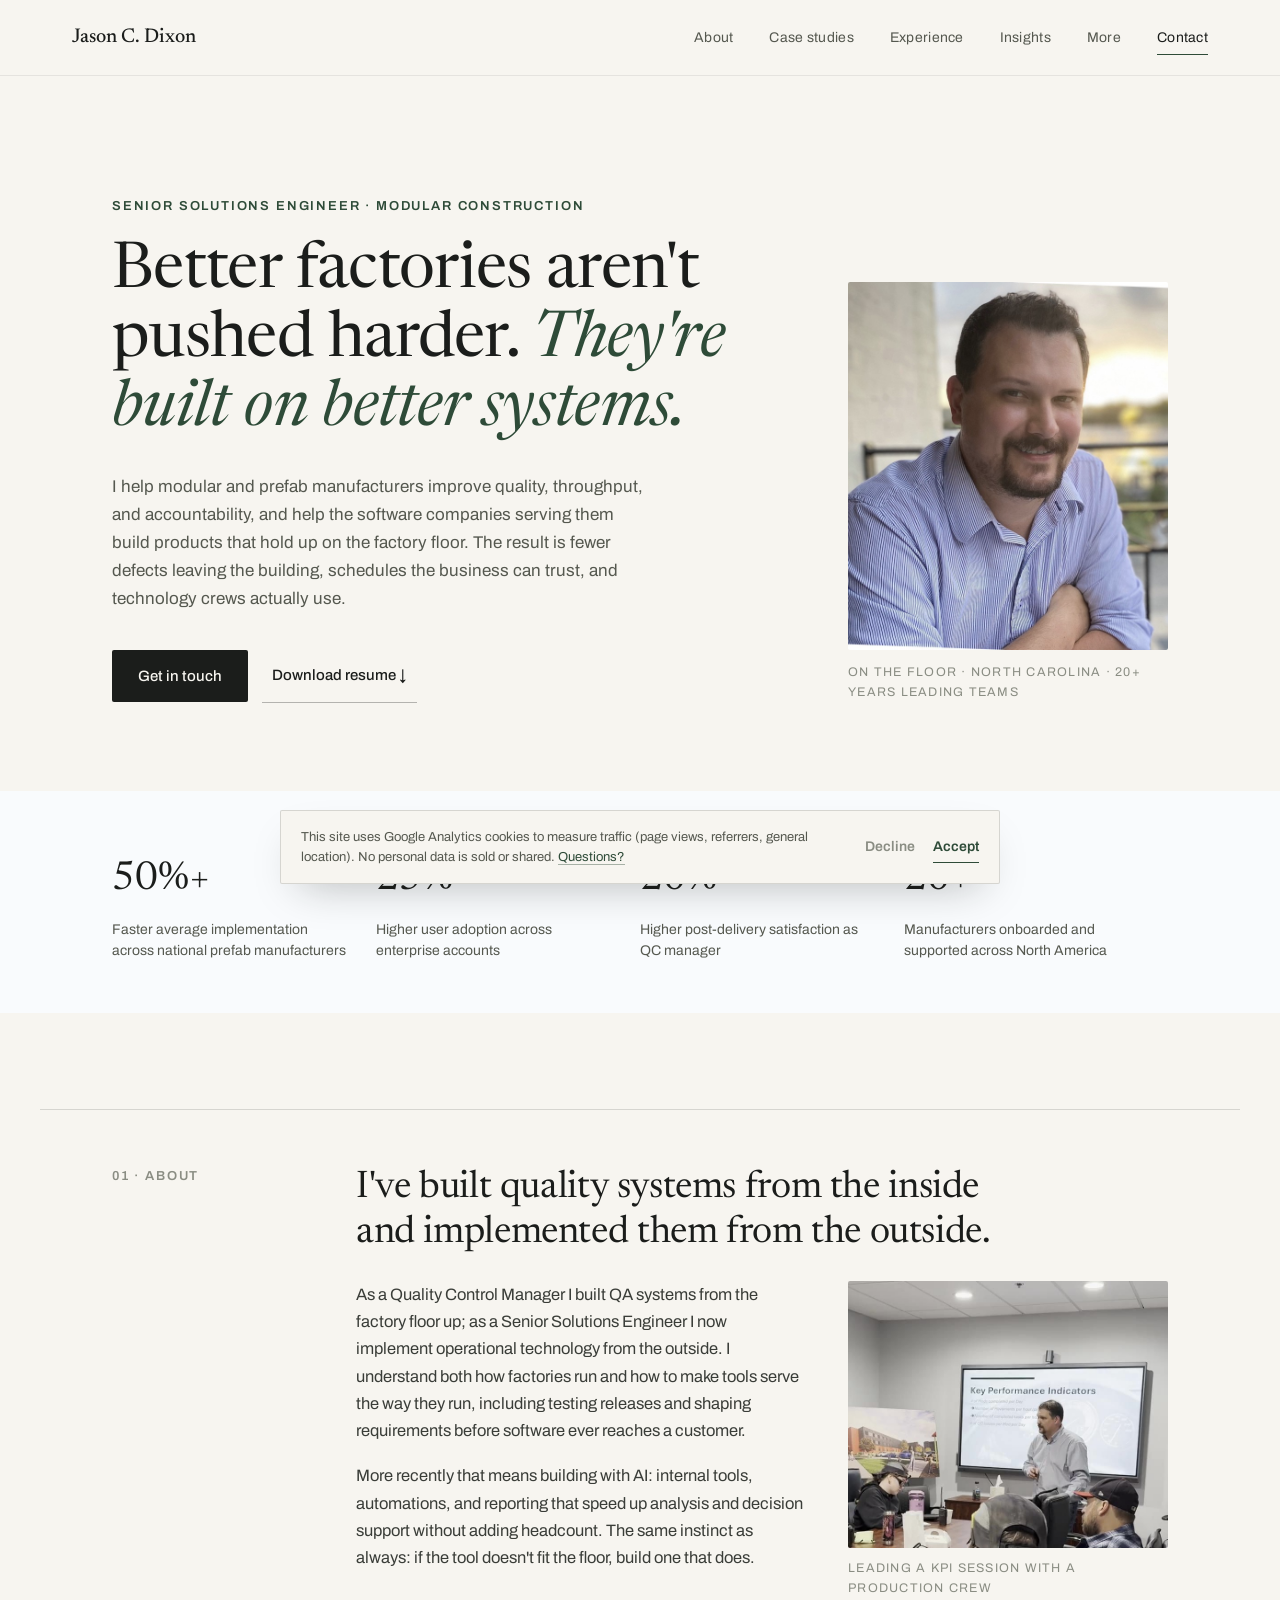
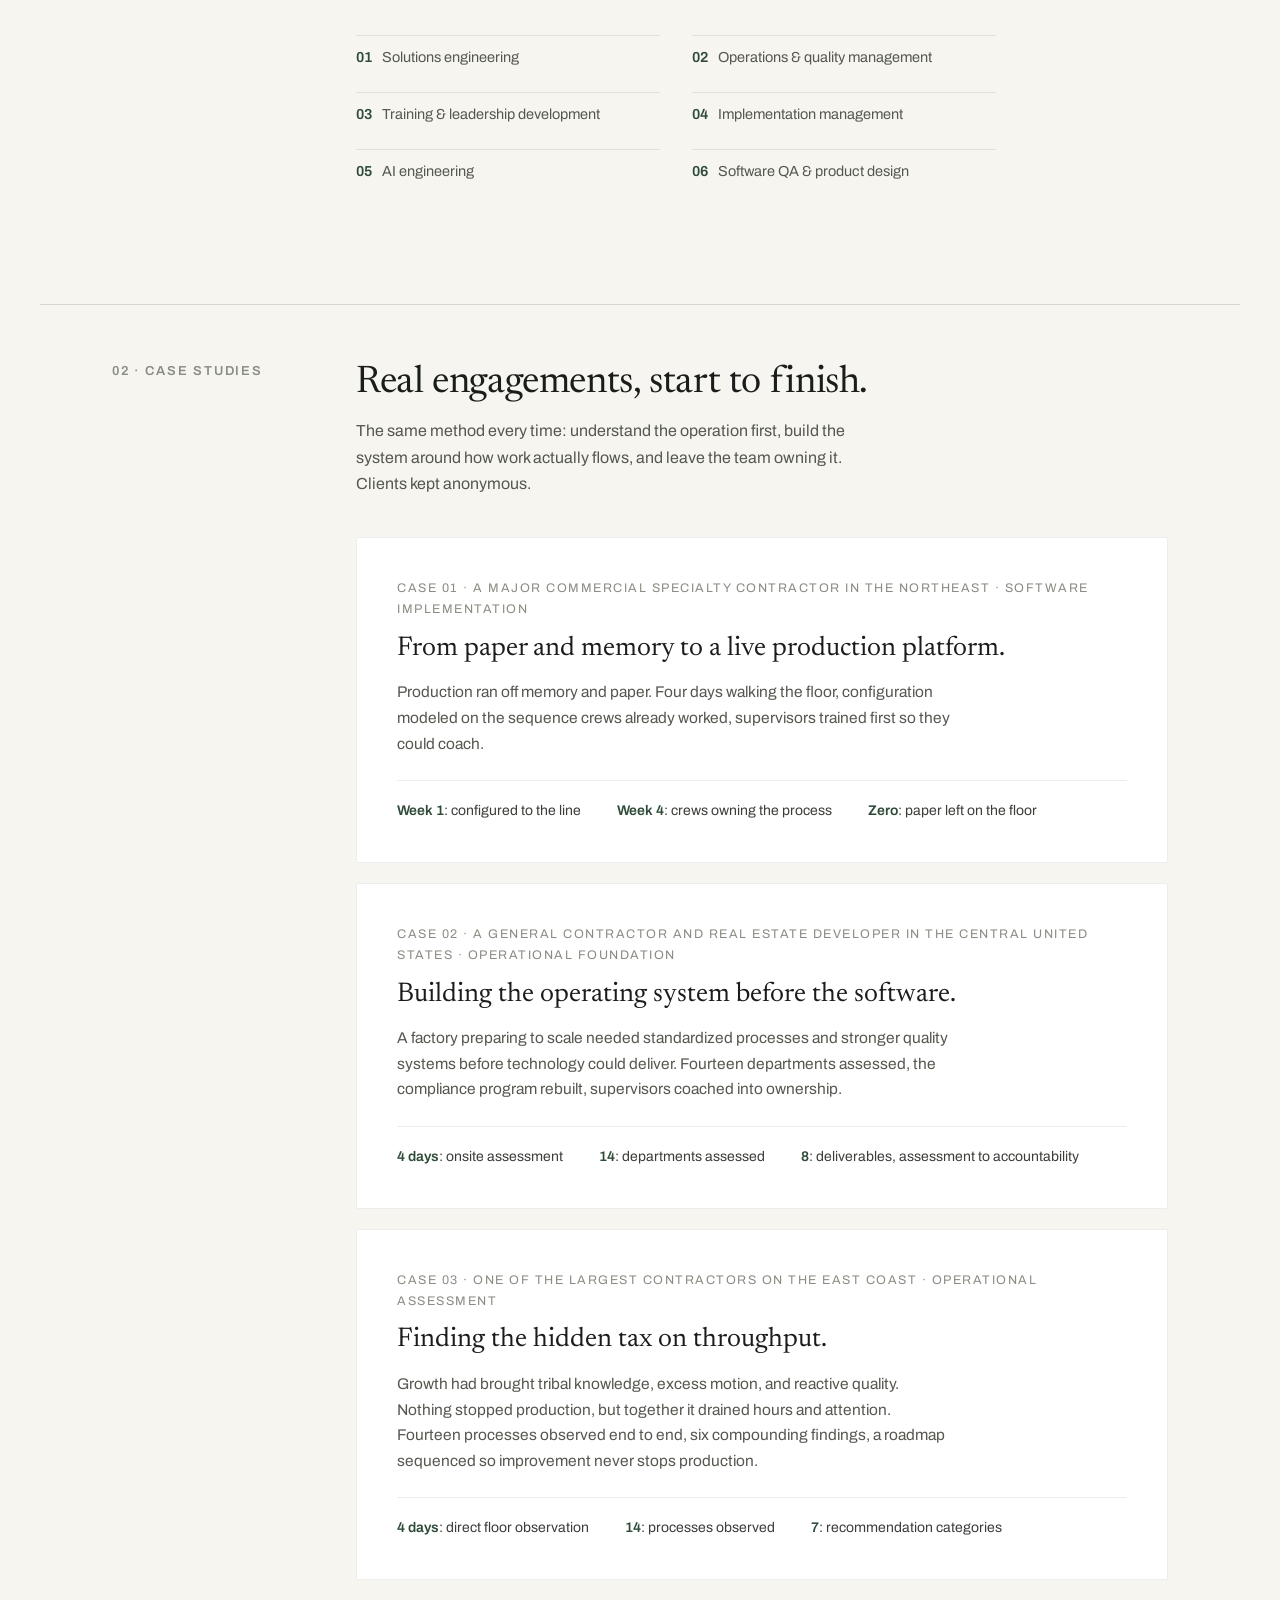
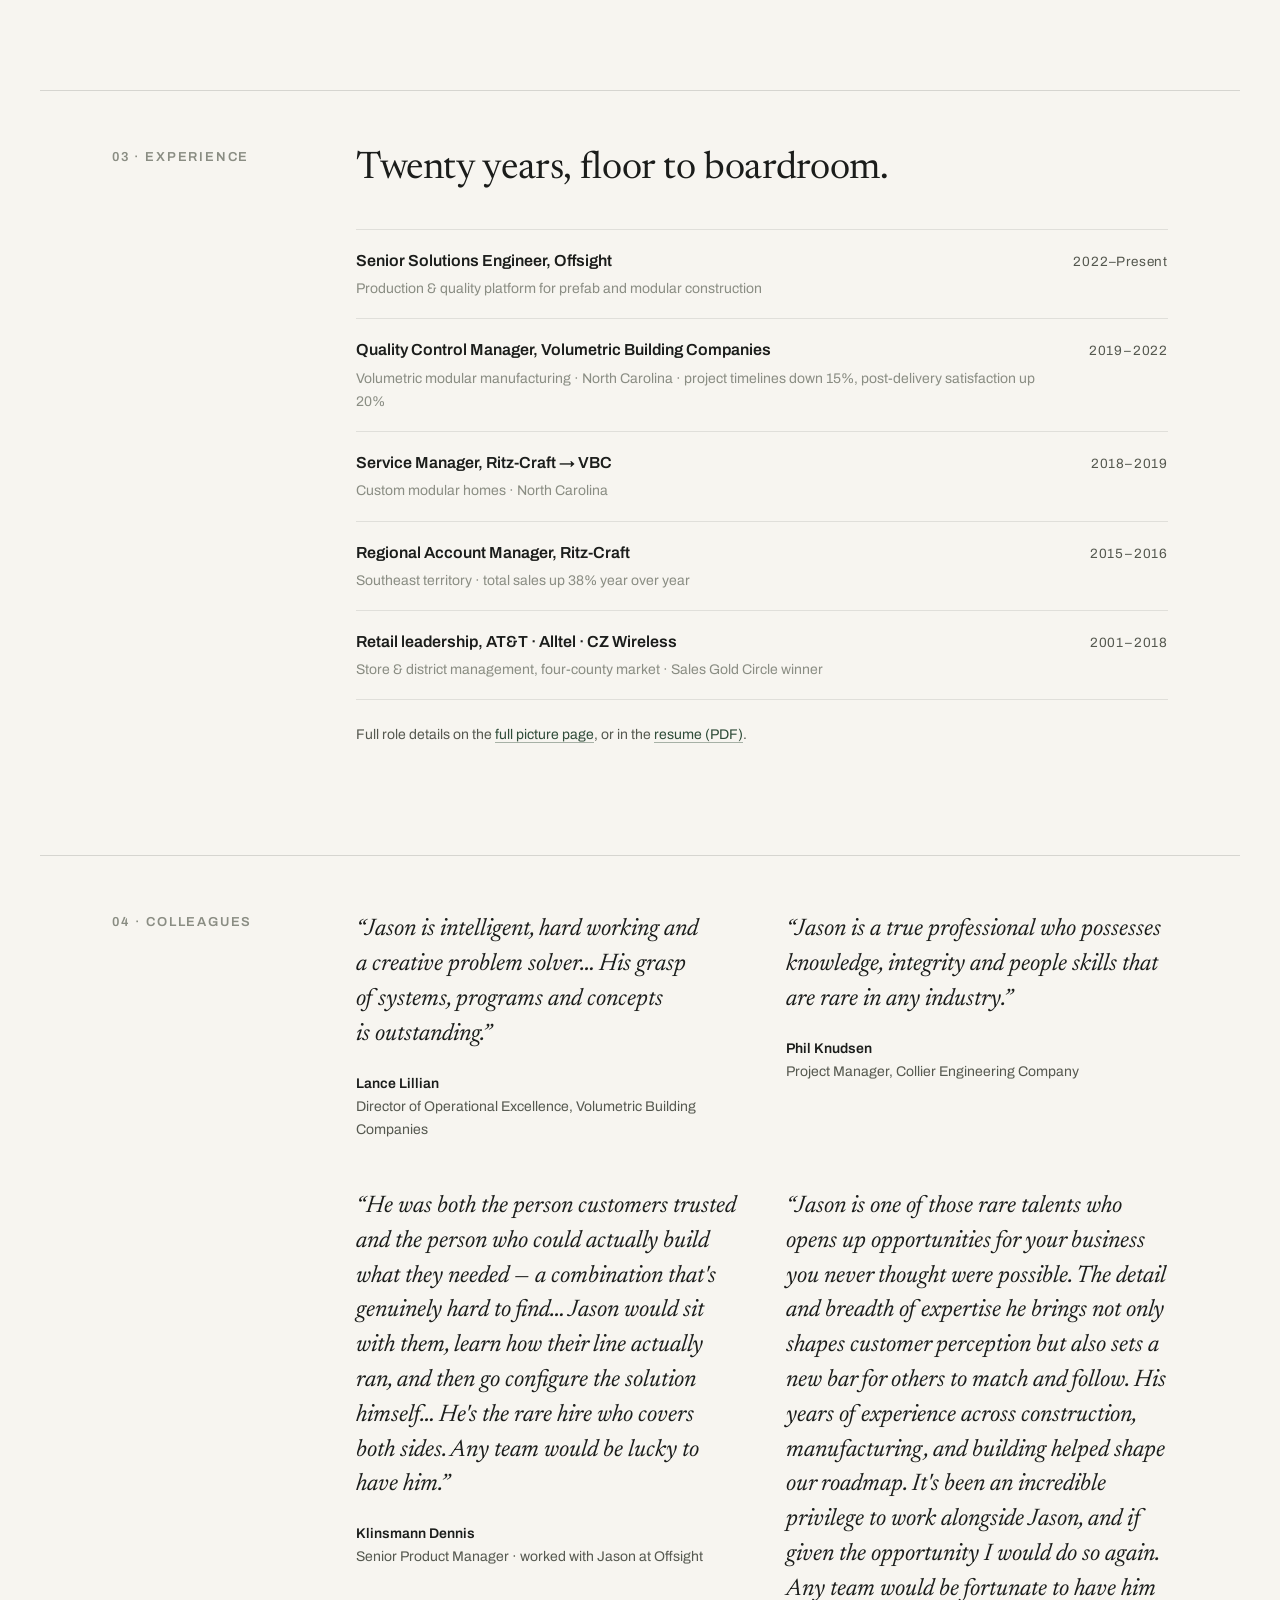
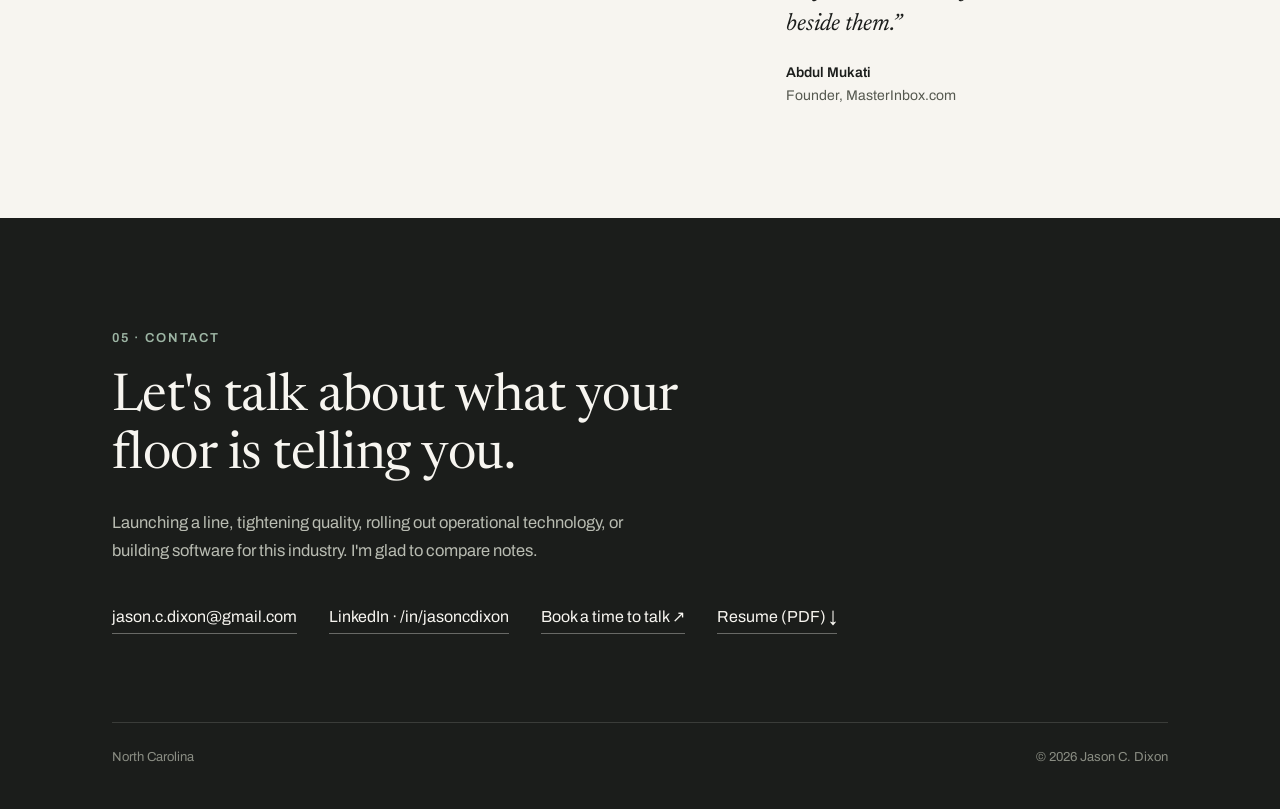
<file: index.html>
<!DOCTYPE html>
<html lang="en">
<head>
<meta charset="utf-8">
<meta name="viewport" content="width=device-width, initial-scale=1">
<!-- ============================================================
     SEO — the live URL is the custom domain:
       https://jasoncdixon.com/
     Hosted on GitHub Pages from github.com/tabbykt-cell/JasonResume
     (repo must be PUBLIC; a CNAME file holds the custom domain).
     If the domain ever changes, find-and-replace
     "https://jasoncdixon.com" across index.html, details.html,
     sitemap.xml, robots.txt and llms.txt.
     ============================================================ -->
<title>Jason C. Dixon · Senior Solutions Engineer, Modular Construction</title>
<meta name="description" content="Solutions engineer for modular and prefab manufacturers and the software companies serving them. 20+ years in operations, quality, implementation, and product.">
<meta name="author" content="Jason C. Dixon">
<meta name="google-site-verification" content="ORemx5--6exDtRLyVKkfxMvrLO2sIyWn6HRLUvR4aUE" />
<meta name="robots" content="index, follow, max-image-preview:large">
<link rel="canonical" href="https://jasoncdixon.com/">
<meta name="theme-color" content="#F7F5F0">

<!-- Open Graph -->
<meta property="og:type" content="profile">
<meta property="og:title" content="Jason C. Dixon · Senior Solutions Engineer &amp; Operations Leader in Modular Construction">
<meta property="og:description" content="Operations, quality, and implementation leadership for modular and prefab manufacturers, plus solutions engineering and product validation for the software companies serving them.">
<meta property="og:url" content="https://jasoncdixon.com/">
<meta property="og:image" content="https://jasoncdixon.com/uploads/og-banner-v2.jpg">
<meta property="og:image:width" content="1200">
<meta property="og:image:height" content="630">
<meta property="og:image:alt" content="Jason C. Dixon · Senior Solutions Engineer &amp; Operations Leader in Modular Construction, jasoncdixon.com">
<meta property="og:locale" content="en_US">
<meta property="profile:first_name" content="Jason">
<meta property="profile:last_name" content="Dixon">

<!-- Twitter / X card -->
<meta name="twitter:card" content="summary_large_image">
<meta name="twitter:title" content="Jason C. Dixon · Senior Solutions Engineer &amp; Operations Leader in Modular Construction">
<meta name="twitter:description" content="Operations and quality leadership for modular and prefab manufacturers, and solutions engineering and product work for the software companies serving them.">
<meta name="twitter:image" content="https://jasoncdixon.com/uploads/og-banner-v2.jpg">

<!-- Structured data -->
<script type="application/ld+json">
{
  "@context": "https://schema.org",
  "@graph": [
    {
      "@type": "Person",
      "@id": "https://jasoncdixon.com/#jason",
      "name": "Jason C. Dixon",
      "givenName": "Jason",
      "familyName": "Dixon",
      "url": "https://jasoncdixon.com/",
      "image": "https://jasoncdixon.com/uploads/1663043378519.jpeg",
      "jobTitle": "Senior Solutions Engineer",
      "worksFor": { "@type": "Organization", "name": "Offsight" },
      "description": "Solutions engineer and operations & quality leader serving modular and prefab construction manufacturers across North America. Experienced in quality management systems, training and leadership development, and software implementation management.",
      "address": { "@type": "PostalAddress", "addressRegion": "North Carolina", "addressCountry": "US" },
      "email": "mailto:jason.c.dixon@gmail.com",
      "sameAs": [ "https://www.linkedin.com/in/jasoncdixon" ],
      "alumniOf": { "@type": "CollegeOrUniversity", "name": "Richmond Community College" },
      "knowsAbout": [
        "Modular construction", "Prefab manufacturing", "Offsite construction",
        "Solutions engineering", "Quality management systems", "Corrective and preventive action (CAPA)",
        "Operations management", "Operational excellence", "Continuous improvement",
        "Manufacturing software implementation", "Training and leadership development",
        "Change management", "KPI development and executive reporting",
        "Software quality assurance", "Software product validation", "Regression testing",
        "Product development", "Product requirements definition", "User experience design",
        "Business process analysis", "Project management", "Business intelligence",
        "Executive communication", "Technology strategy", "Digital transformation",
        "Compliance and regulatory systems", "Production systems and workflow design",
        "Construction technology", "Manufacturing software product strategy", "Customer success",
        "AI-assisted tooling", "AI for manufacturing operations", "Workflow automation",
        "Owner's representative", "Owner's agent", "Project oversight for building owners",
        "Legal practice management", "Law firm operations", "Docket and deadline management"
      ]
    },
    {
      "@type": "WebSite",
      "@id": "https://jasoncdixon.com/#site",
      "url": "https://jasoncdixon.com/",
      "name": "Jason C. Dixon — Professional Profile",
      "inLanguage": "en-US"
    },
    {
      "@type": "ProfilePage",
      "@id": "https://jasoncdixon.com/#page",
      "url": "https://jasoncdixon.com/",
      "name": "Jason C. Dixon — Senior Solutions Engineer & Operations Leader",
      "isPartOf": { "@id": "https://jasoncdixon.com/#site" },
      "mainEntity": { "@id": "https://jasoncdixon.com/#jason" }
    }
  ]
}
</script>

<link rel="icon" href="favicon.svg" type="image/svg+xml">
<link rel="icon" href="favicon-32.png" sizes="32x32" type="image/png">
<link rel="apple-touch-icon" href="apple-touch-icon.png">
<link rel="preconnect" href="https://fonts.googleapis.com">
<link rel="preconnect" href="https://fonts.gstatic.com" crossorigin>
<link href="https://fonts.googleapis.com/css2?family=Newsreader:ital,opsz,wght@0,6..72,400;0,6..72,500;1,6..72,400&family=Archivo:wght@400;500;600&display=swap" rel="stylesheet">
<link rel="stylesheet" href="assets/css/tokens.css">
<link rel="stylesheet" href="assets/css/styles.css">
<script>document.documentElement.classList.add('js');</script>
<script src="assets/js/site.js" defer></script>
<style>
.hero__figure--slides{position:relative}
.hero__figure--slides .slides{position:relative;aspect-ratio:4/4.6;border-radius:var(--radius);overflow:hidden}
.hero__figure--slides .slide{position:absolute;inset:0;width:100%;height:100%;aspect-ratio:auto;border-radius:0;object-fit:cover;object-position:center;opacity:0;transition:opacity .9s ease}
.hero__figure--slides .slide.is-on{opacity:1}
@media (prefers-reduced-motion: reduce){.hero__figure--slides .slide{transition:none}}
/* The tall crop cuts faces on these. Anchor each one so nobody loses a head. */
.hero__figure--slides .slide--f01{object-position:15% center}
.hero__figure--slides .slide--f02{object-position:30% center}
.hero__figure--slides .slide--f03{object-position:15% center}
.hero__figure--slides .slide--f04{object-position:0% center}
.hero__figure--slides .slide--f05{object-position:0% center}
.hero__figure--slides .slide--f06{object-position:15% center}
.rg-veil{position:fixed;inset:0;background:rgba(20,20,18,.55);display:none;align-items:center;justify-content:center;padding:24px;z-index:60}
.rg-veil.is-open{display:flex}
.rg-card{background:#fff;max-width:460px;width:100%;padding:28px;border-radius:2px;box-shadow:0 24px 60px rgba(0,0,0,.25)}
.rg-card h3{margin:0 0 8px;font-size:1.35rem;line-height:1.25}
.rg-card p{margin:0 0 18px}
.rg-row{display:flex;gap:10px;flex-wrap:wrap;align-items:center}
.rg-card input{flex:1 1 220px;padding:12px 14px;border:1px solid #ccc8bf;font:inherit;border-radius:2px}
.rg-skip{background:none;border:0;padding:8px 2px;font:inherit;text-decoration:underline;cursor:pointer;color:inherit}
.rg-note{font-size:.85rem;opacity:.72;margin:14px 0 0}
</style>
</head>
<body id="top">

<a class="skip" href="#main">Skip to content</a>

<nav class="nav">
  <a class="nav__mark" href="index.html">Jason C. Dixon</a>
  <div class="nav__links">
    <a href="#about">About</a>
    <a href="#cases">Case studies</a>
    <a href="#experience">Experience</a>
    <a href="why-implementations-fail.html">Insights</a>
    <a href="details.html">More</a>
    <a class="is-cta" href="#contact">Contact</a>
  </div>
</nav>

<main id="main">

<header class="hero">
  <div class="wrap">
    <div class="hero__row">
      <div class="hero__text">
        <p class="kicker kicker--accent">Senior Solutions Engineer · Modular Construction</p>
        <h1 class="h1">Better factories aren't pushed harder. <em>They're built on better systems.</em></h1>
        <p class="lead">I help modular and prefab manufacturers improve quality, throughput, and accountability, and help the software companies serving them build products that hold up on the factory floor. The result is fewer defects leaving the building, schedules the business can trust, and technology crews actually use.</p>
        <div class="actions">
          <a class="btn" href="#contact">Get in touch</a>
          <a class="btn btn--text" href="uploads/Jason-C-Dixon-Resume.pdf">Download resume ↓</a>
        </div>
      </div>
      <figure class="hero__figure hero__figure--slides" id="heroSlides">
        <div class="slides">
        <img class="slide is-on" src="assets/img/portrait.jpeg" alt="Jason C. Dixon" width="800" height="800">
        <img class="slide slide--f01" src="assets/img/floor-01-executive-walkthrough.jpeg" alt="Walking a production line with plant leadership" width="800" height="800" loading="lazy">
        <img class="slide slide--f06" src="assets/img/floor-06-crew-shop-floor.jpeg" alt="On the shop floor with a production crew" width="800" height="800" loading="lazy">
        <img class="slide slide--f03" src="assets/img/floor-03-operator-training.jpeg" alt="Training operators on the line" width="800" height="800" loading="lazy">
        <img class="slide slide--f04" src="assets/img/floor-04-tablets-on-the-line.jpeg" alt="Tablets in use at the workstation" width="800" height="800" loading="lazy">
        <img class="slide slide--f02" src="assets/img/floor-02-implementation-workshop.jpeg" alt="Running an implementation workshop" width="800" height="800" loading="lazy">
        <img class="slide slide--f05" src="assets/img/floor-05-project-kickoff.jpeg" alt="Project kickoff with the client team" width="800" height="800" loading="lazy">
        </div>
        <figcaption>On the floor · North Carolina · 20+ years leading teams</figcaption>
      </figure>
    </div>
  </div>
</header>

<section class="band band--blue" aria-label="Results at a glance">
  <div class="wrap grid grid--stats">
    <div class="stat">
      <p class="stat__num">50%+</p>
      <p class="stat__label">Faster average implementation across national prefab manufacturers</p>
    </div>
    <div class="stat">
      <p class="stat__num">25%</p>
      <p class="stat__label">Higher user adoption across enterprise accounts</p>
    </div>
    <div class="stat">
      <p class="stat__num">20%</p>
      <p class="stat__label">Higher post-delivery satisfaction as QC manager</p>
    </div>
    <div class="stat">
      <p class="stat__num">20+</p>
      <p class="stat__label">Manufacturers onboarded and supported across North America</p>
    </div>
  </div>
</section>

<section class="section" id="about">
  <div class="wrap split">
    <div class="split__rail"><p class="kicker">01 · About</p></div>
    <div class="split__body">
      <h2 class="h2">I've built quality systems from the inside and implemented them from the outside.</h2>
      <div class="about-row">
        <div class="about-copy">
          <p class="copy">As a Quality Control Manager I built QA systems from the factory floor up; as a Senior Solutions Engineer I now implement operational technology from the outside. I understand both how factories run and how to make tools serve the way they run, including testing releases and shaping requirements before software ever reaches a customer.</p>
          <p class="copy">More recently that means building with AI: internal tools, automations, and reporting that speed up analysis and decision support without adding headcount. The same instinct as always: if the tool doesn't fit the floor, build one that does.</p>
        </div>
        <figure class="about-vid">
          <video id="aboutVid" poster="uploads/kpi-poster-v2.jpg" muted loop playsinline preload="none" disablepictureinpicture aria-label="Silent looping clip of Jason Dixon leading a KPI training session with a production crew">
            <source src="uploads/kpi-training-loop-v2.mp4" type="video/mp4">
            <picture><source srcset="uploads/kpi-poster-v2.webp" type="image/webp"><img src="uploads/kpi-poster-v2.jpg" alt="Jason Dixon presenting a Key Performance Indicators slide to a production crew in a conference room" width="720" height="600"></picture>
          </video>
          <figcaption>Leading a KPI session with a production crew</figcaption>
        </figure>
      </div>
      <div class="grid grid--cols2">
        <p class="disc"><span>01</span>Solutions engineering</p>
        <p class="disc"><span>02</span>Operations &amp; quality management</p>
        <p class="disc"><span>03</span>Training &amp; leadership development</p>
        <p class="disc"><span>04</span>Implementation management</p>
        <p class="disc"><span>05</span>AI engineering</p>
        <p class="disc"><span>06</span>Software QA &amp; product design</p>
      </div>
    </div>
  </div>
</section>

<section class="section" id="cases">
  <div class="wrap split">
    <div class="split__rail"><p class="kicker">02 · Case studies</p></div>
    <div class="split__body">
      <h2 class="h2 h2--tight h2--wide">Real engagements, start to finish.</h2>
      <p class="note">The same method every time: understand the operation first, build the system around how work actually flows, and leave the team owning it. Clients kept anonymous.</p>
      <div class="stack">
        <article class="card">
          <p class="eyebrow">Case 01 · A major commercial specialty contractor in the Northeast · Software implementation</p>
          <h3 class="h3">From paper and memory to a live production platform.</h3>
          <p class="card__copy">Production ran off memory and paper. Four days walking the floor, configuration modeled on the sequence crews already worked, supervisors trained first so they could coach.</p>
          <div class="card__metrics">
            <p><strong>Week 1</strong>: configured to the line</p>
            <p><strong>Week 4</strong>: crews owning the process</p>
            <p><strong>Zero</strong>: paper left on the floor</p>
          </div>
        </article>
        <article class="card">
          <p class="eyebrow">Case 02 · A general contractor and real estate developer in the central United States · Operational foundation</p>
          <h3 class="h3">Building the operating system before the software.</h3>
          <p class="card__copy">A factory preparing to scale needed standardized processes and stronger quality systems before technology could deliver. Fourteen departments assessed, the compliance program rebuilt, supervisors coached into ownership.</p>
          <div class="card__metrics">
            <p><strong>4 days</strong>: onsite assessment</p>
            <p><strong>14</strong>: departments assessed</p>
            <p><strong>8</strong>: deliverables, assessment to accountability</p>
          </div>
        </article>
        <article class="card">
          <p class="eyebrow">Case 03 · One of the largest contractors on the East Coast · Operational assessment</p>
          <h3 class="h3">Finding the hidden tax on throughput.</h3>
          <p class="card__copy">Growth had brought tribal knowledge, excess motion, and reactive quality. Nothing stopped production, but together it drained hours and attention. Fourteen processes observed end to end, six compounding findings, a roadmap sequenced so improvement never stops production.</p>
          <div class="card__metrics">
            <p><strong>4 days</strong>: direct floor observation</p>
            <p><strong>14</strong>: processes observed</p>
            <p><strong>7</strong>: recommendation categories</p>
          </div>
        </article>
      </div>
    </div>
  </div>
</section>

<section class="section" id="experience">
  <div class="wrap split">
    <div class="split__rail"><p class="kicker">03 · Experience</p></div>
    <div class="split__body">
      <h2 class="h2 h2--wide" style="margin-bottom: 36px;">Twenty years, floor to boardroom.</h2>
      <div class="role">
        <div class="role__main">
          <p class="role__title">Senior Solutions Engineer, Offsight</p>
          <p class="role__where">Production &amp; quality platform for prefab and modular construction</p>
        </div>
        <p class="role__date">2022–Present</p>
      </div>
      <div class="role">
        <div class="role__main">
          <p class="role__title">Quality Control Manager, Volumetric Building Companies</p>
          <p class="role__where">Volumetric modular manufacturing · North Carolina · project timelines down 15%, post-delivery satisfaction up 20%</p>
        </div>
        <p class="role__date">2019–2022</p>
      </div>
      <div class="role">
        <div class="role__main">
          <p class="role__title">Service Manager, Ritz-Craft → VBC</p>
          <p class="role__where">Custom modular homes · North Carolina</p>
        </div>
        <p class="role__date">2018–2019</p>
      </div>
      <div class="role">
        <div class="role__main">
          <p class="role__title">Regional Account Manager, Ritz-Craft</p>
          <p class="role__where">Southeast territory · total sales up 38% year over year</p>
        </div>
        <p class="role__date">2015–2016</p>
      </div>
      <div class="role">
        <div class="role__main">
          <p class="role__title">Retail leadership, AT&amp;T · Alltel · CZ Wireless</p>
          <p class="role__where">Store &amp; district management, four-county market · Sales Gold Circle winner</p>
        </div>
        <p class="role__date">2001–2018</p>
      </div>
      <p class="small" style="margin: 24px 0 0;">Full role details on the <a class="inline-link" href="details.html">full picture page</a>, or in the <a class="inline-link" href="uploads/Jason-C-Dixon-Resume.pdf">resume (PDF)</a>.</p>
    </div>
  </div>
</section>

<section class="section">
  <div class="wrap split">
    <div class="split__rail"><p class="kicker">04 · Colleagues</p></div>
    <div class="split__body grid grid--cols3">
      <blockquote class="quote">
        <p>“Jason is intelligent, hard working and a creative problem solver… His grasp of systems, programs and concepts is outstanding.”</p>
        <footer><strong>Lance Lillian</strong><br>Director of Operational Excellence, Volumetric Building Companies</footer>
      </blockquote>
      <blockquote class="quote">
        <p>“Jason is a true professional who possesses knowledge, integrity and people skills that are rare in any industry.”</p>
        <footer><strong>Phil Knudsen</strong><br>Project Manager, Collier Engineering Company</footer>
      </blockquote>
      <blockquote class="quote">
        <p>“He was both the person customers trusted and the person who could actually build what they needed — a combination that's genuinely hard to find… Jason would sit with them, learn how their line actually ran, and then go configure the solution himself… He's the rare hire who covers both sides. Any team would be lucky to have him.”</p>
        <footer><strong>Klinsmann Dennis</strong><br>Senior Product Manager · worked with Jason at Offsight</footer>
      </blockquote>
      <blockquote class="quote">
        <p>“Jason is one of those rare talents who opens up opportunities for your business you never thought were possible. The detail and breadth of expertise he brings not only shapes customer perception but also sets a new bar for others to match and follow. His years of experience across construction, manufacturing, and building helped shape our roadmap. It's been an incredible privilege to work alongside Jason, and if given the opportunity I would do so again. Any team would be fortunate to have him beside them.”</p>
        <footer><strong>Abdul Mukati</strong><br>Founder, MasterInbox.com</footer>
      </blockquote>
    </div>
  </div>
</section>

</main>

<footer class="footer" id="contact">
  <div class="wrap">
    <p class="kicker kicker--tint">05 · Contact</p>
    <h2 class="h2">Let's talk about what your floor is telling you.</h2>
    <p class="footer__lead">Launching a line, tightening quality, rolling out operational technology, or building software for this industry. I'm glad to compare notes.</p>
    <div class="footer__links">
      <a href="mailto:jason.c.dixon@gmail.com">jason.c.dixon@gmail.com</a>
      <a href="https://www.linkedin.com/in/jasoncdixon">LinkedIn · /in/jasoncdixon</a>
      <a href="https://calendar.app.google/TAnaHLzFtc856T2B7" target="_blank" rel="noopener">Book a time to talk ↗</a>
      <a href="uploads/Jason-C-Dixon-Resume.pdf">Resume (PDF) ↓</a>
    </div>
    <div class="footer__base">
      <p>North Carolina</p>
      <p>© 2026 Jason C. Dixon</p>
    </div>
  </div>
</footer>

<!-- cookie consent banner (Google Analytics loads only after Accept) -->
<div class="cc-banner" id="ccBanner" role="dialog" aria-label="Cookie consent">
  <p class="cc-text">This site uses Google Analytics cookies to measure traffic (page views, referrers, general location). No personal data is sold or shared. <a href="mailto:jason.c.dixon@gmail.com">Questions?</a></p>
  <div class="cc-actions">
    <button type="button" class="cc-btn cc-decline" id="ccDecline">Decline</button>
    <button type="button" class="cc-btn cc-accept" id="ccAccept">Accept</button>
  </div>
</div>

<div class="rg-veil" id="rgVeil" role="dialog" aria-modal="true" aria-labelledby="rgTitle">
  <div class="rg-card">
    <h3 id="rgTitle">Before you go</h3>
    <p>Leave an email if you would like me to know you stopped by. Not required, and the resume downloads either way.</p>
    <form id="rgForm" novalidate>
      <div class="rg-row">
        <input type="email" id="rgEmail" name="email" autocomplete="email" placeholder="you@company.com" aria-label="Your email">
        <button class="btn" type="submit">Send &amp; download ↓</button>
      </div>
      <p class="rg-note"><button class="rg-skip" type="button" id="rgSkip">No thanks, just download the resume</button></p>
      <p class="rg-note">No list, no newsletter. It only goes to me.</p>
    </form>
  </div>
</div>
<script>
(function(){
  var f=document.getElementById('heroSlides');
  if(f && !window.matchMedia('(prefers-reduced-motion: reduce)').matches){
    var s=f.querySelectorAll('.slide'), i=0;
    setInterval(function(){
      s[i].classList.remove('is-on');
      i=(i+1)%s.length;
      s[i].classList.add('is-on');
    },5000);
  }
  var PDF='uploads/Jason-C-Dixon-Resume.pdf', veil=document.getElementById('rgVeil');
  var form=document.getElementById('rgForm'), skip=document.getElementById('rgSkip');
  function go(){ var a=document.createElement('a'); a.href=PDF; a.setAttribute('download',''); document.body.appendChild(a); a.click(); a.remove(); veil.classList.remove('is-open'); }
  document.addEventListener('click',function(e){
    var link=e.target.closest && e.target.closest('a[href$="Jason-C-Dixon-Resume.pdf"]'); if(!link) return;
    e.preventDefault();
    try{ if(localStorage.getItem('jcd_resume_seen')==='1'){ go(); return; } }catch(err){}
    veil.classList.add('is-open'); document.getElementById('rgEmail').focus();
  });
  skip.addEventListener('click',function(){ try{localStorage.setItem('jcd_resume_seen','1');}catch(e){} go(); });
  form.addEventListener('submit',function(e){
    e.preventDefault();
    var v=document.getElementById('rgEmail').value.trim();
    if(/^[^\s@]+@[^\s@]+\.[^\s@]{2,}$/.test(v)){
      try{ fetch('https://formsubmit.co/ajax/jason.c.dixon@gmail.com',{method:'POST',
        headers:{'Content-Type':'application/json','Accept':'application/json'},
        body:JSON.stringify({_subject:'Resume download - jasoncdixon.com',email:v,asset:'resume-pdf'})}).catch(function(){}); }catch(err){}
      try{ localStorage.setItem('jcd_resume_seen','1'); }catch(err){}
    }
    go();
  });
  veil.addEventListener('click',function(e){ if(e.target===veil) veil.classList.remove('is-open'); });
  document.addEventListener('keydown',function(e){ if(e.key==='Escape') veil.classList.remove('is-open'); });
})();
</script>
</body>
</html>
</file>
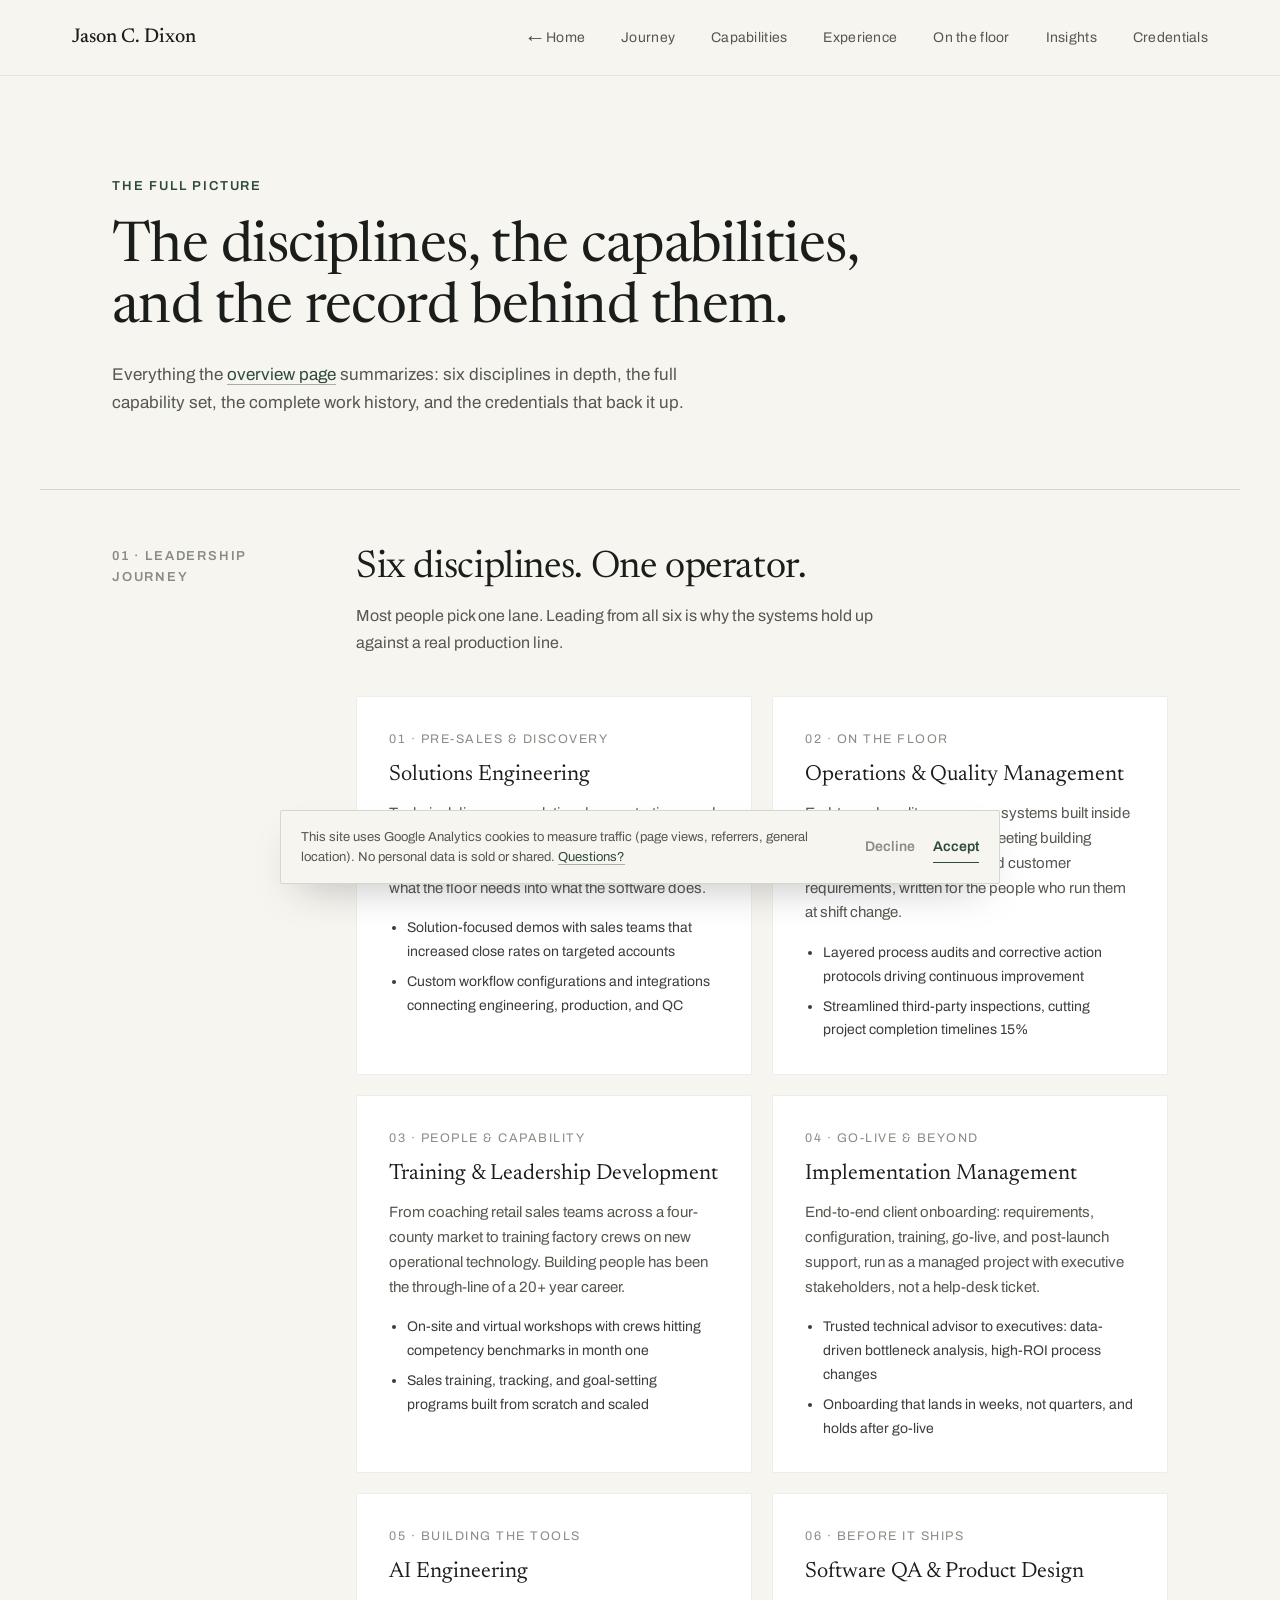
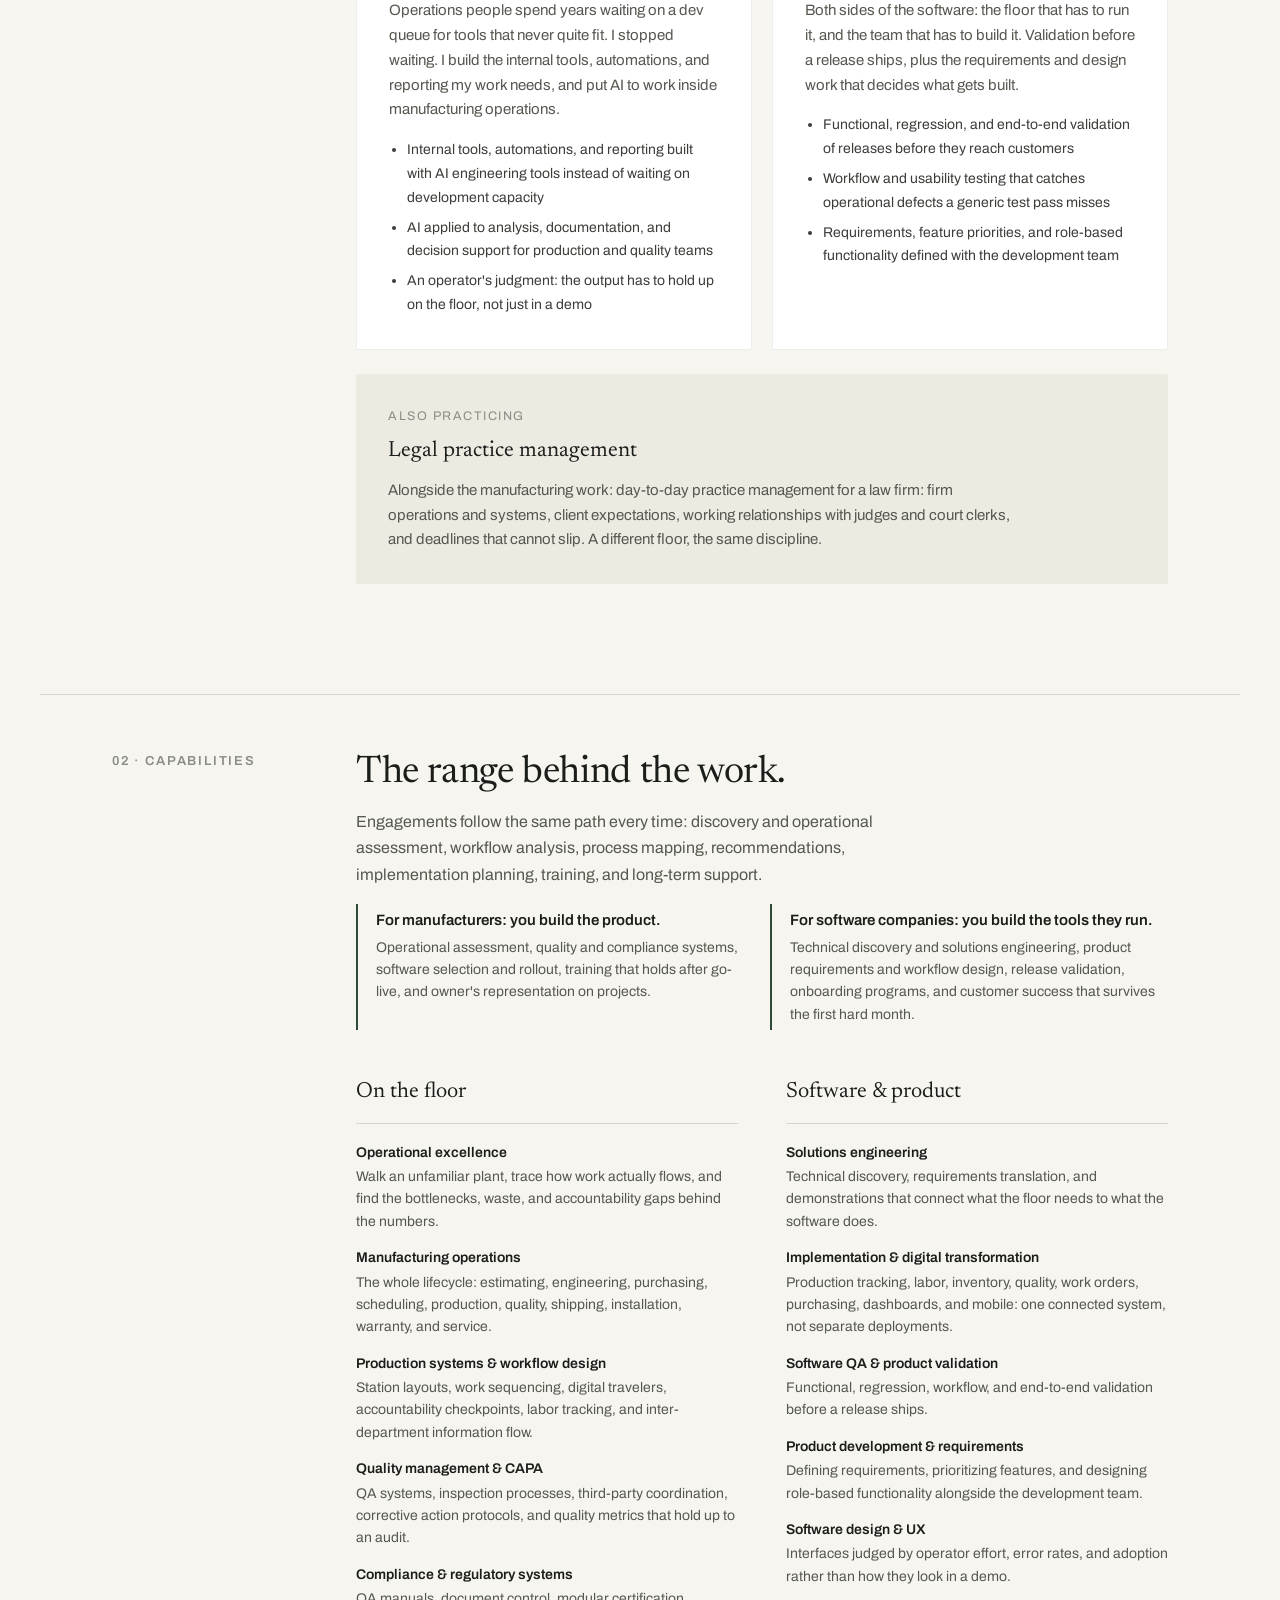
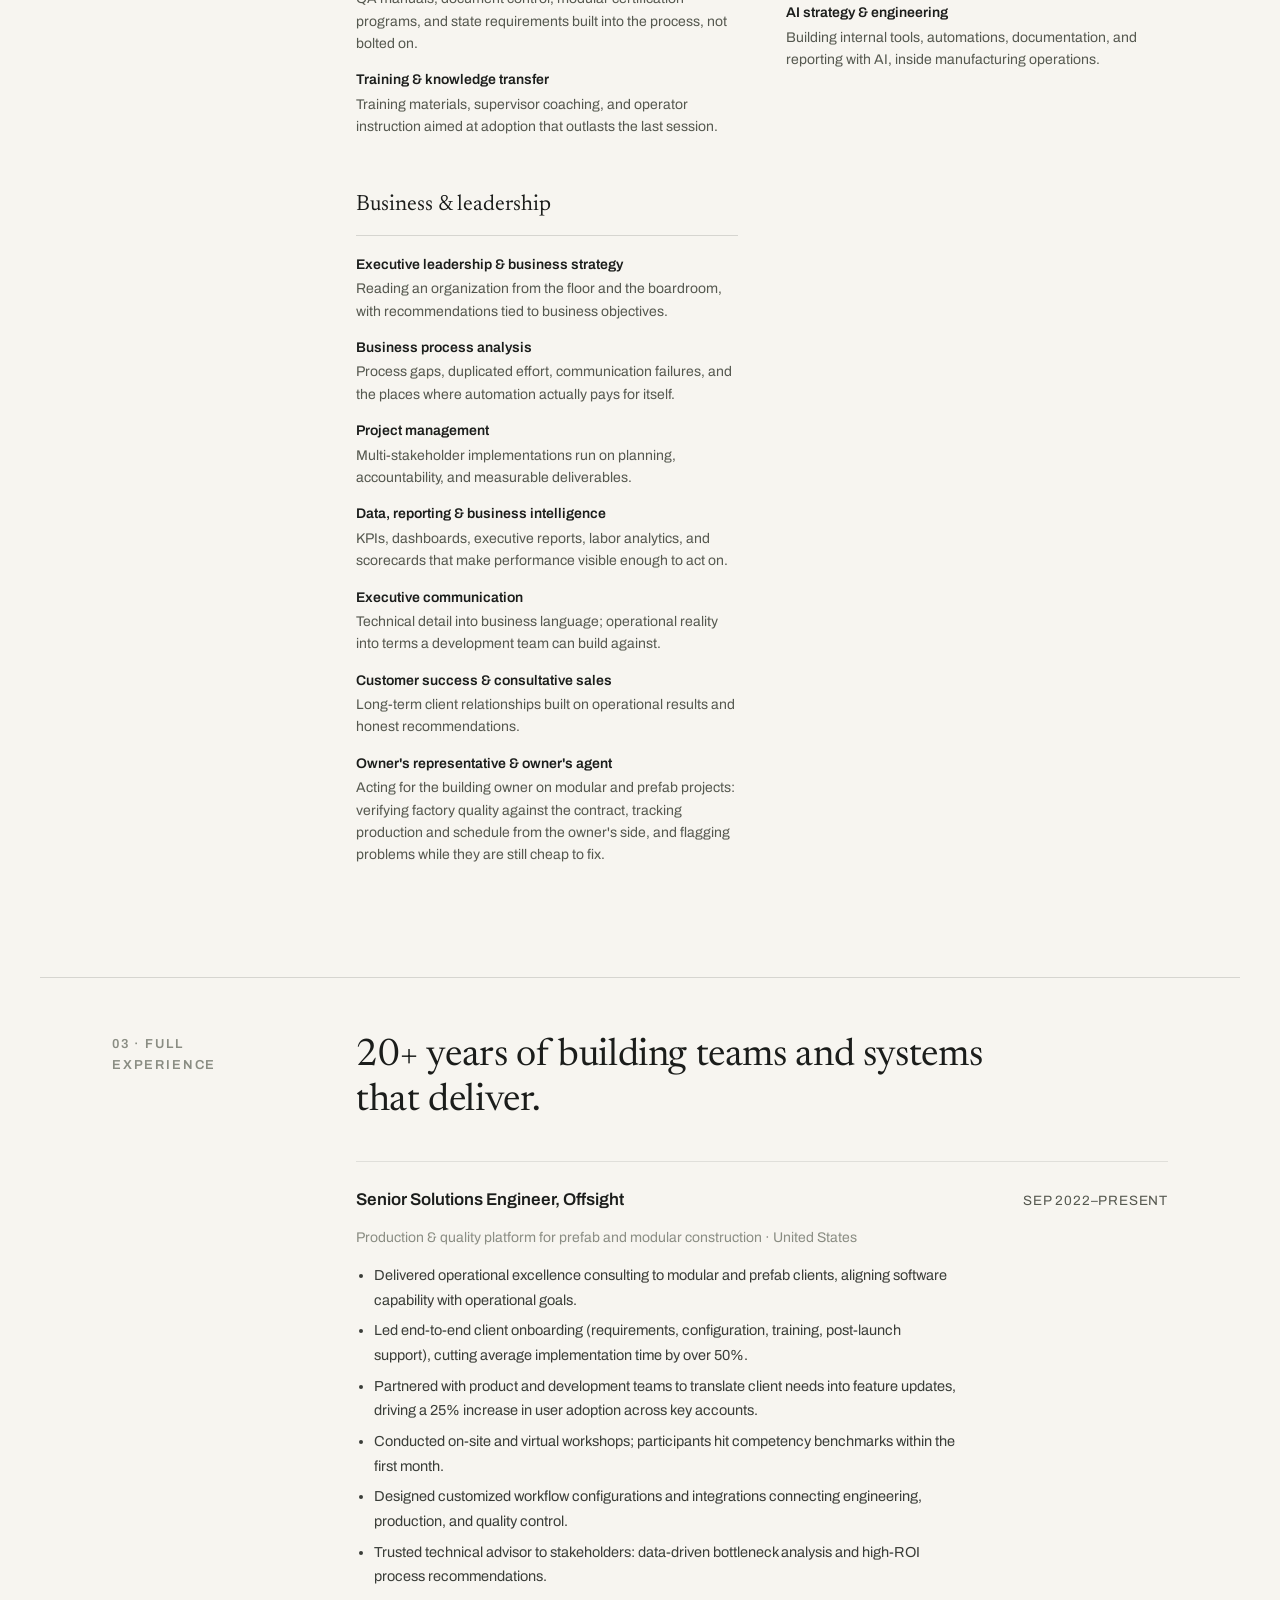
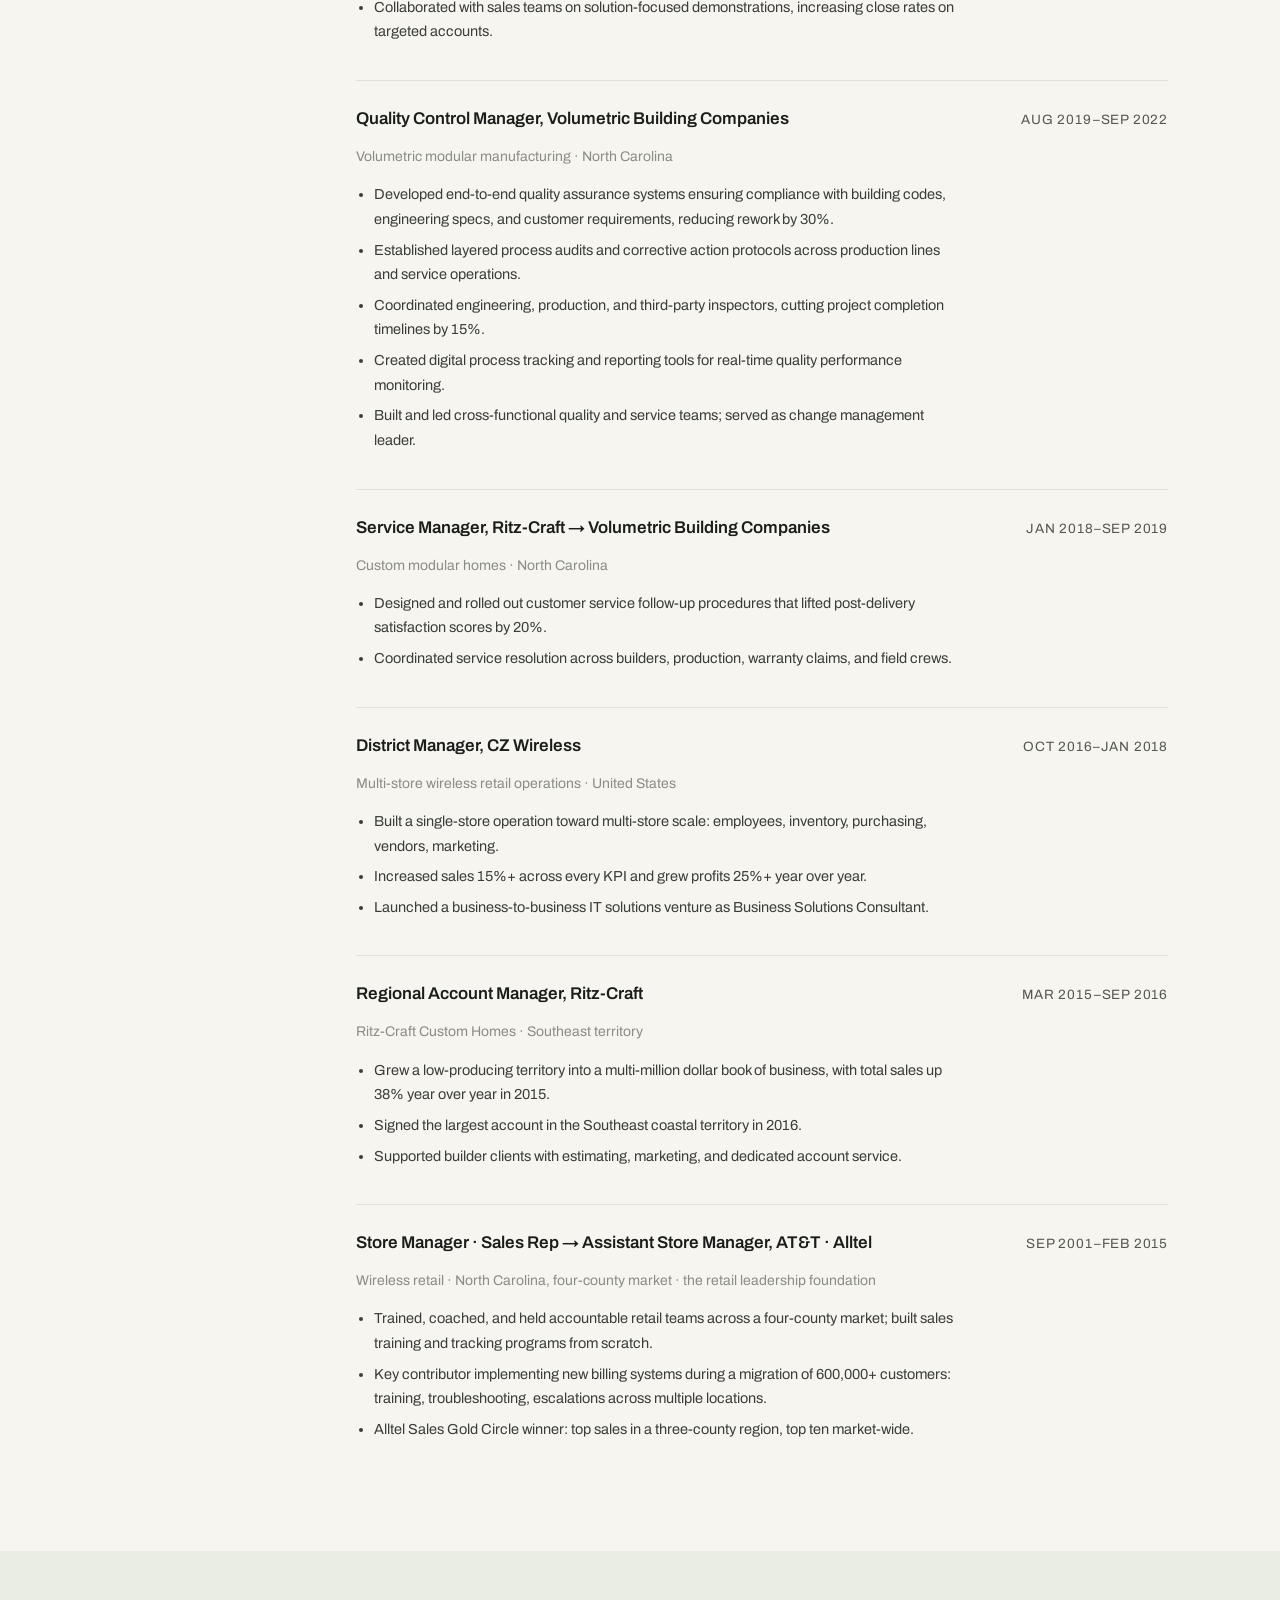
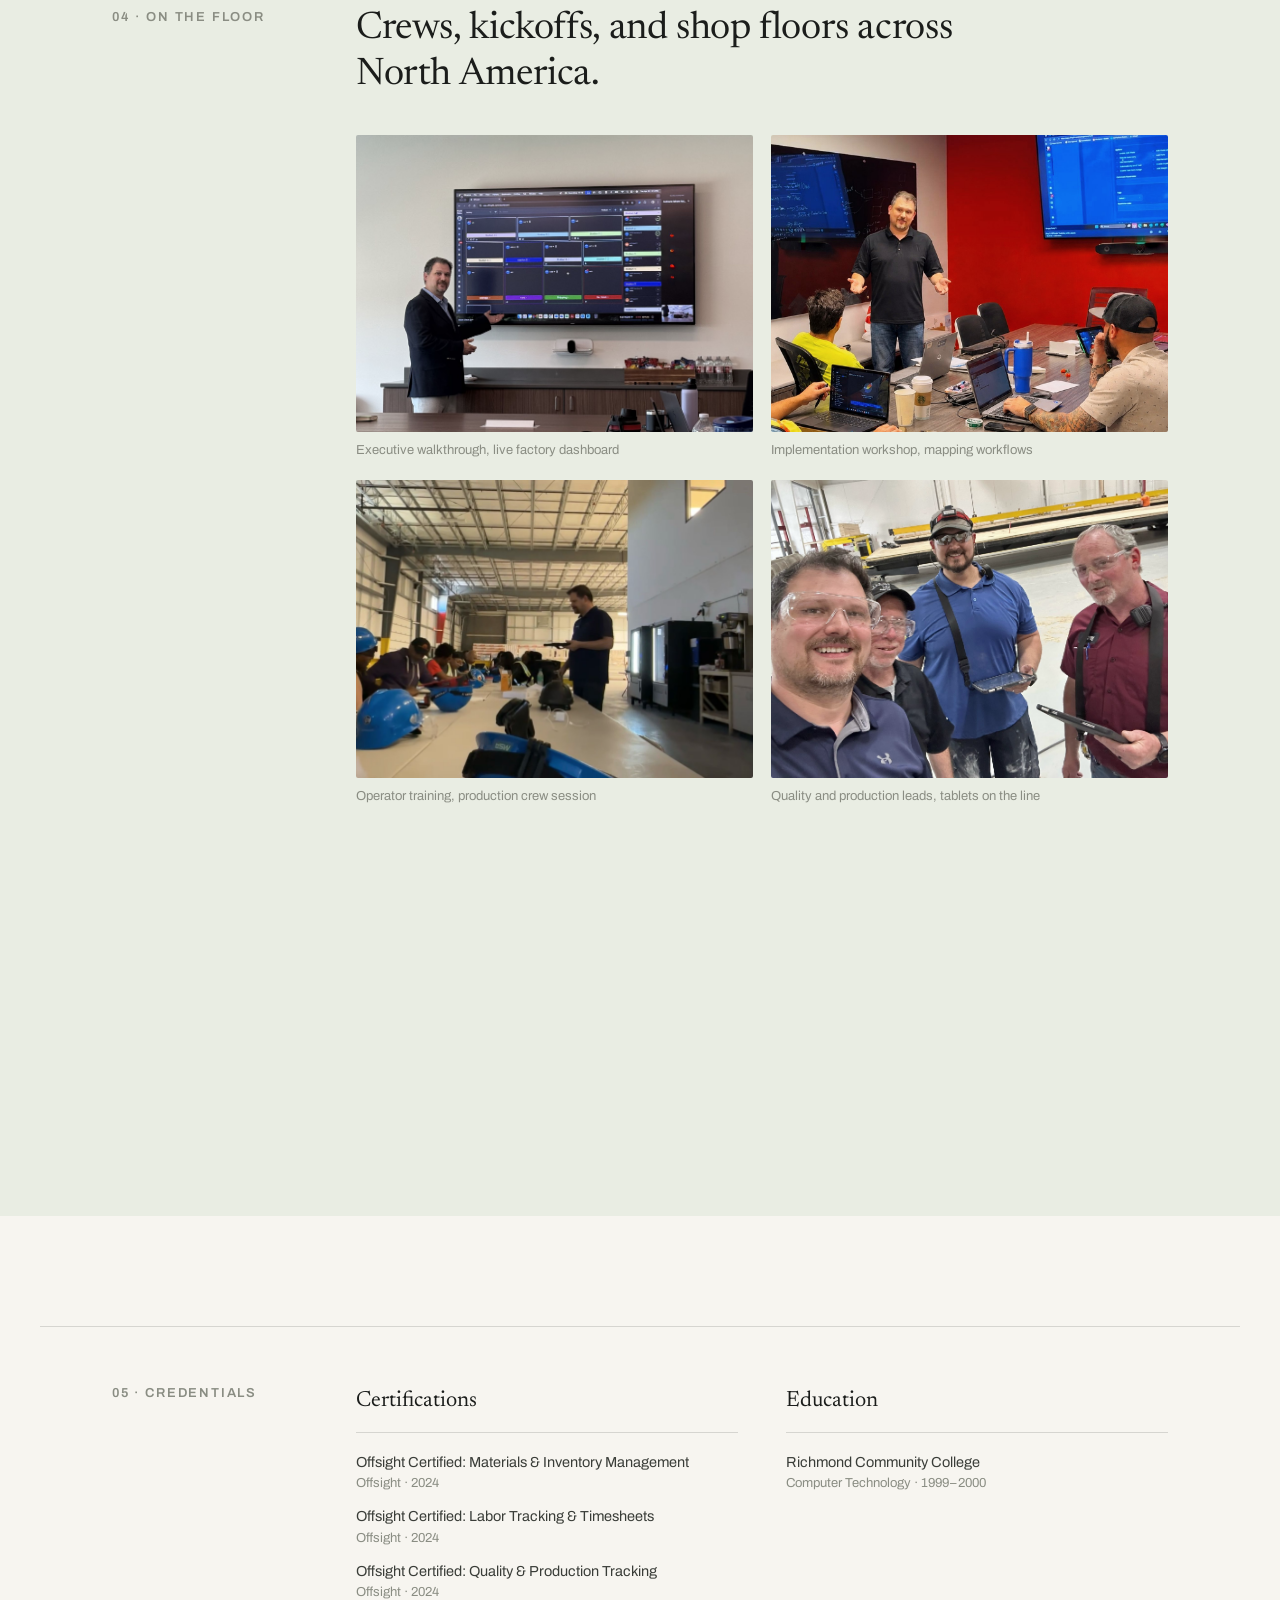
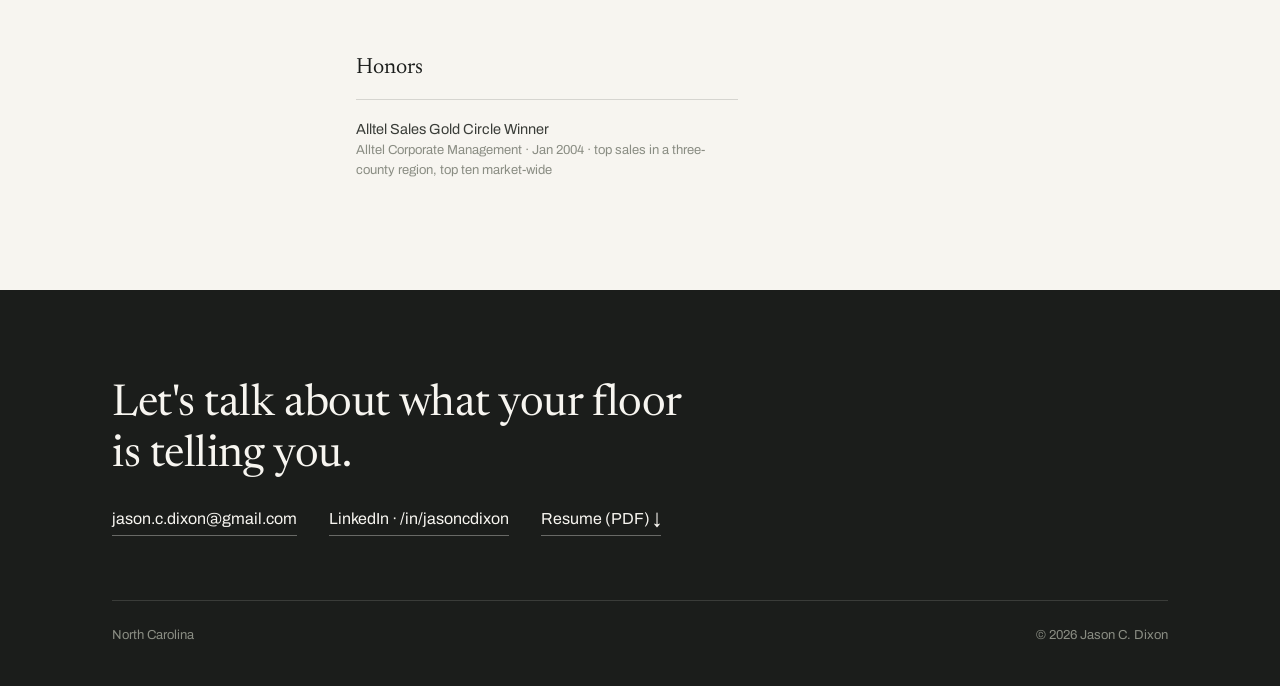
<file: details.html>
<!DOCTYPE html>
<html lang="en">
<head>
<meta charset="utf-8">
<meta name="viewport" content="width=device-width, initial-scale=1">
<title>The Full Picture · Jason C. Dixon | Experience, Capabilities &amp; Credentials</title>
<meta name="description" content="Six disciplines in depth, the full capability set, the complete work history, and the credentials behind Jason C. Dixon's work in modular and prefab manufacturing.">
<meta name="author" content="Jason C. Dixon">
<meta name="robots" content="index, follow, max-image-preview:large">
<link rel="canonical" href="https://jasoncdixon.com/details.html">
<meta name="theme-color" content="#F7F5F0">

<!-- Open Graph -->
<meta property="og:type" content="website">
<meta property="og:title" content="The Full Picture · Jason C. Dixon">
<meta property="og:description" content="The disciplines, the capabilities, and the record behind them.">
<meta property="og:url" content="https://jasoncdixon.com/details.html">
<meta property="og:image" content="https://jasoncdixon.com/uploads/og-banner-v2.jpg">
<meta property="og:image:width" content="1200">
<meta property="og:image:height" content="630">
<meta property="og:image:alt" content="Jason C. Dixon — Senior Solutions Engineer &amp; Operations Leader in Modular Construction, jasoncdixon.com">
<meta property="og:locale" content="en_US">

<!-- Twitter / X card -->
<meta name="twitter:card" content="summary_large_image">
<meta name="twitter:title" content="The Full Picture · Jason C. Dixon">
<meta name="twitter:description" content="Six disciplines in depth, the full capability set, the complete work history, and the credentials behind them.">
<meta name="twitter:image" content="https://jasoncdixon.com/uploads/og-banner-v2.jpg">

<!-- Structured data -->
<script type="application/ld+json">
{
  "@context": "https://schema.org",
  "@graph": [
    {
      "@type": "WebPage",
      "@id": "https://jasoncdixon.com/details.html#page",
      "url": "https://jasoncdixon.com/details.html",
      "name": "The Full Picture — Jason C. Dixon",
      "description": "Six disciplines in depth, the full capability set, the complete work history, and the credentials behind Jason C. Dixon's work in modular and prefab manufacturing.",
      "isPartOf": { "@id": "https://jasoncdixon.com/#site" },
      "about": { "@id": "https://jasoncdixon.com/#jason" },
      "inLanguage": "en-US"
    },
    {
      "@type": "BreadcrumbList",
      "@id": "https://jasoncdixon.com/details.html#breadcrumbs",
      "itemListElement": [
        { "@type": "ListItem", "position": 1, "name": "Home", "item": "https://jasoncdixon.com/" },
        { "@type": "ListItem", "position": 2, "name": "The Full Picture", "item": "https://jasoncdixon.com/details.html" }
      ]
    }
  ]
}
</script>
<link rel="icon" href="favicon.svg" type="image/svg+xml">
<link rel="icon" href="favicon-32.png" sizes="32x32" type="image/png">
<link rel="apple-touch-icon" href="apple-touch-icon.png">
<link rel="preconnect" href="https://fonts.googleapis.com">
<link rel="preconnect" href="https://fonts.gstatic.com" crossorigin>
<link href="https://fonts.googleapis.com/css2?family=Newsreader:ital,opsz,wght@0,6..72,400;0,6..72,500;1,6..72,400&family=Archivo:wght@400;500;600&display=swap" rel="stylesheet">
<link rel="stylesheet" href="assets/css/tokens.css">
<link rel="stylesheet" href="assets/css/styles.css">
<script>document.documentElement.classList.add('js');</script>
<script src="assets/js/site.js" defer></script>
</head>
<body id="top">

<a class="skip" href="#main">Skip to content</a>

<nav class="nav">
  <a class="nav__mark" href="index.html">Jason C. Dixon</a>
  <div class="nav__links">
    <a href="index.html">← Home</a>
    <a href="#journey">Journey</a>
    <a href="#capabilities">Capabilities</a>
    <a href="#experience">Experience</a>
    <a href="#floor">On the floor</a>
    <a href="why-implementations-fail.html">Insights</a>
    <a href="#credentials">Credentials</a>
  </div>
</nav>

<main id="main">

<header class="hero hero--sub">
  <div class="wrap">
    <p class="kicker kicker--accent">The full picture</p>
    <h1 class="h1 h1--sub">The disciplines, the capabilities, and the record behind them.</h1>
    <p class="lead" style="max-width: 58ch; margin-bottom: 0;">Everything the <a class="inline-link" href="index.html">overview page</a> summarizes: six disciplines in depth, the full capability set, the complete work history, and the credentials that back it up.</p>
  </div>
</header>

<section class="section" id="journey">
  <div class="wrap split">
    <div class="split__rail"><p class="kicker">01 · Leadership journey</p></div>
    <div class="split__body">
      <h2 class="h2 h2--tight h2--wide">Six disciplines. One operator.</h2>
      <p class="note">Most people pick one lane. Leading from all six is why the systems hold up against a real production line.</p>
      <div class="grid grid--cards">
        <article class="card card--sm">
          <p class="eyebrow">01 · Pre-sales &amp; discovery</p>
          <h3 class="h3--sm">Solutions Engineering</h3>
          <p class="card__copy" style="margin-bottom: 16px; font-size: var(--fs-ui);">Technical discovery, solution demonstrations, and workflow design for modular and prefab manufacturers across North America, translating what the floor needs into what the software does.</p>
          <ul class="bullets bullets--sm">
            <li>Solution-focused demos with sales teams that increased close rates on targeted accounts</li>
            <li>Custom workflow configurations and integrations connecting engineering, production, and QC</li>
          </ul>
        </article>
        <article class="card card--sm">
          <p class="eyebrow">02 · On the floor</p>
          <h3 class="h3--sm">Operations &amp; Quality Management</h3>
          <p class="card__copy" style="margin-bottom: 16px; font-size: var(--fs-ui);">End-to-end quality assurance systems built inside a volumetric modular plant, meeting building codes, engineering specs, and customer requirements, written for the people who run them at shift change.</p>
          <ul class="bullets bullets--sm">
            <li>Layered process audits and corrective action protocols driving continuous improvement</li>
            <li>Streamlined third-party inspections, cutting project completion timelines 15%</li>
          </ul>
        </article>
        <article class="card card--sm">
          <p class="eyebrow">03 · People &amp; capability</p>
          <h3 class="h3--sm">Training &amp; Leadership Development</h3>
          <p class="card__copy" style="margin-bottom: 16px; font-size: var(--fs-ui);">From coaching retail sales teams across a four-county market to training factory crews on new operational technology. Building people has been the through-line of a 20+ year career.</p>
          <ul class="bullets bullets--sm">
            <li>On-site and virtual workshops with crews hitting competency benchmarks in month one</li>
            <li>Sales training, tracking, and goal-setting programs built from scratch and scaled</li>
          </ul>
        </article>
        <article class="card card--sm">
          <p class="eyebrow">04 · Go-live &amp; beyond</p>
          <h3 class="h3--sm">Implementation Management</h3>
          <p class="card__copy" style="margin-bottom: 16px; font-size: var(--fs-ui);">End-to-end client onboarding: requirements, configuration, training, go-live, and post-launch support, run as a managed project with executive stakeholders, not a help-desk ticket.</p>
          <ul class="bullets bullets--sm">
            <li>Trusted technical advisor to executives: data-driven bottleneck analysis, high-ROI process changes</li>
            <li>Onboarding that lands in weeks, not quarters, and holds after go-live</li>
          </ul>
        </article>
        <article class="card card--sm">
          <p class="eyebrow">05 · Building the tools</p>
          <h3 class="h3--sm">AI Engineering</h3>
          <p class="card__copy" style="margin-bottom: 16px; font-size: var(--fs-ui);">Operations people spend years waiting on a dev queue for tools that never quite fit. I stopped waiting. I build the internal tools, automations, and reporting my work needs, and put AI to work inside manufacturing operations.</p>
          <ul class="bullets bullets--sm">
            <li>Internal tools, automations, and reporting built with AI engineering tools instead of waiting on development capacity</li>
            <li>AI applied to analysis, documentation, and decision support for production and quality teams</li>
            <li>An operator's judgment: the output has to hold up on the floor, not just in a demo</li>
          </ul>
        </article>
        <article class="card card--sm">
          <p class="eyebrow">06 · Before it ships</p>
          <h3 class="h3--sm">Software QA &amp; Product Design</h3>
          <p class="card__copy" style="margin-bottom: 16px; font-size: var(--fs-ui);">Both sides of the software: the floor that has to run it, and the team that has to build it. Validation before a release ships, plus the requirements and design work that decides what gets built.</p>
          <ul class="bullets bullets--sm">
            <li>Functional, regression, and end-to-end validation of releases before they reach customers</li>
            <li>Workflow and usability testing that catches operational defects a generic test pass misses</li>
            <li>Requirements, feature priorities, and role-based functionality defined with the development team</li>
          </ul>
        </article>
      </div>
      <div class="callout">
        <p class="eyebrow">Also practicing</p>
        <h3 class="h3--sm">Legal practice management</h3>
        <p class="card__copy" style="margin: 0; max-width: 70ch; font-size: var(--fs-ui);">Alongside the manufacturing work: day-to-day practice management for a law firm: firm operations and systems, client expectations, working relationships with judges and court clerks, and deadlines that cannot slip. A different floor, the same discipline.</p>
      </div>
    </div>
  </div>
</section>

<section class="section" id="capabilities">
  <div class="wrap split">
    <div class="split__rail"><p class="kicker">02 · Capabilities</p></div>
    <div class="split__body">
      <h2 class="h2 h2--tight h2--wide">The range behind the work.</h2>
      <p class="note" style="margin-bottom: 16px; max-width: 60ch;">Engagements follow the same path every time: discovery and operational assessment, workflow analysis, process mapping, recommendations, implementation planning, training, and long-term support.</p>
      <div class="audience">
        <div>
          <p>For manufacturers: you build the product.</p>
          <p>Operational assessment, quality and compliance systems, software selection and rollout, training that holds after go-live, and owner's representation on projects.</p>
        </div>
        <div>
          <p>For software companies: you build the tools they run.</p>
          <p>Technical discovery and solutions engineering, product requirements and workflow design, release validation, onboarding programs, and customer success that survives the first hard month.</p>
        </div>
      </div>
      <div class="grid grid--cols3">
        <div>
          <h3 class="colhead">On the floor</h3>
          <div class="deflist">
            <p><strong>Operational excellence</strong>Walk an unfamiliar plant, trace how work actually flows, and find the bottlenecks, waste, and accountability gaps behind the numbers.</p>
            <p><strong>Manufacturing operations</strong>The whole lifecycle: estimating, engineering, purchasing, scheduling, production, quality, shipping, installation, warranty, and service.</p>
            <p><strong>Production systems &amp; workflow design</strong>Station layouts, work sequencing, digital travelers, accountability checkpoints, labor tracking, and inter-department information flow.</p>
            <p><strong>Quality management &amp; CAPA</strong>QA systems, inspection processes, third-party coordination, corrective action protocols, and quality metrics that hold up to an audit.</p>
            <p><strong>Compliance &amp; regulatory systems</strong>QA manuals, document control, modular certification programs, and state requirements built into the process, not bolted on.</p>
            <p><strong>Training &amp; knowledge transfer</strong>Training materials, supervisor coaching, and operator instruction aimed at adoption that outlasts the last session.</p>
          </div>
        </div>
        <div>
          <h3 class="colhead">Software &amp; product</h3>
          <div class="deflist">
            <p><strong>Solutions engineering</strong>Technical discovery, requirements translation, and demonstrations that connect what the floor needs to what the software does.</p>
            <p><strong>Implementation &amp; digital transformation</strong>Production tracking, labor, inventory, quality, work orders, purchasing, dashboards, and mobile: one connected system, not separate deployments.</p>
            <p><strong>Software QA &amp; product validation</strong>Functional, regression, workflow, and end-to-end validation before a release ships.</p>
            <p><strong>Product development &amp; requirements</strong>Defining requirements, prioritizing features, and designing role-based functionality alongside the development team.</p>
            <p><strong>Software design &amp; UX</strong>Interfaces judged by operator effort, error rates, and adoption rather than how they look in a demo.</p>
            <p><strong>AI strategy &amp; engineering</strong>Building internal tools, automations, documentation, and reporting with AI, inside manufacturing operations.</p>
          </div>
        </div>
        <div>
          <h3 class="colhead">Business &amp; leadership</h3>
          <div class="deflist">
            <p><strong>Executive leadership &amp; business strategy</strong>Reading an organization from the floor and the boardroom, with recommendations tied to business objectives.</p>
            <p><strong>Business process analysis</strong>Process gaps, duplicated effort, communication failures, and the places where automation actually pays for itself.</p>
            <p><strong>Project management</strong>Multi-stakeholder implementations run on planning, accountability, and measurable deliverables.</p>
            <p><strong>Data, reporting &amp; business intelligence</strong>KPIs, dashboards, executive reports, labor analytics, and scorecards that make performance visible enough to act on.</p>
            <p><strong>Executive communication</strong>Technical detail into business language; operational reality into terms a development team can build against.</p>
            <p><strong>Customer success &amp; consultative sales</strong>Long-term client relationships built on operational results and honest recommendations.</p>
            <p><strong>Owner's representative &amp; owner's agent</strong>Acting for the building owner on modular and prefab projects: verifying factory quality against the contract, tracking production and schedule from the owner's side, and flagging problems while they are still cheap to fix.</p>
          </div>
        </div>
      </div>
    </div>
  </div>
</section>

<section class="section" id="experience">
  <div class="wrap split">
    <div class="split__rail"><p class="kicker">03 · Full experience</p></div>
    <div class="split__body">
      <h2 class="h2 h2--wide" style="margin-bottom: 36px;">20+ years of building teams and systems that deliver.</h2>
      <div class="stack stack--lg">
        <article class="job">
          <div class="job__head">
            <h3>Senior Solutions Engineer, Offsight</h3>
            <p class="role__date">SEP 2022–PRESENT</p>
          </div>
          <p class="job__where">Production &amp; quality platform for prefab and modular construction · United States</p>
          <ul class="bullets bullets--md">
            <li>Delivered operational excellence consulting to modular and prefab clients, aligning software capability with operational goals.</li>
            <li>Led end-to-end client onboarding (requirements, configuration, training, post-launch support), cutting average implementation time by over 50%.</li>
            <li>Partnered with product and development teams to translate client needs into feature updates, driving a 25% increase in user adoption across key accounts.</li>
            <li>Conducted on-site and virtual workshops; participants hit competency benchmarks within the first month.</li>
            <li>Designed customized workflow configurations and integrations connecting engineering, production, and quality control.</li>
            <li>Trusted technical advisor to stakeholders: data-driven bottleneck analysis and high-ROI process recommendations.</li>
            <li>Collaborated with sales teams on solution-focused demonstrations, increasing close rates on targeted accounts.</li>
          </ul>
        </article>
        <article class="job">
          <div class="job__head">
            <h3>Quality Control Manager, Volumetric Building Companies</h3>
            <p class="role__date">AUG 2019–SEP 2022</p>
          </div>
          <p class="job__where">Volumetric modular manufacturing · North Carolina</p>
          <ul class="bullets bullets--md">
            <li>Developed end-to-end quality assurance systems ensuring compliance with building codes, engineering specs, and customer requirements, reducing rework by 30%.</li>
            <li>Established layered process audits and corrective action protocols across production lines and service operations.</li>
            <li>Coordinated engineering, production, and third-party inspectors, cutting project completion timelines by 15%.</li>
            <li>Created digital process tracking and reporting tools for real-time quality performance monitoring.</li>
            <li>Built and led cross-functional quality and service teams; served as change management leader.</li>
          </ul>
        </article>
        <article class="job">
          <div class="job__head">
            <h3>Service Manager, Ritz-Craft → Volumetric Building Companies</h3>
            <p class="role__date">JAN 2018–SEP 2019</p>
          </div>
          <p class="job__where">Custom modular homes · North Carolina</p>
          <ul class="bullets bullets--md">
            <li>Designed and rolled out customer service follow-up procedures that lifted post-delivery satisfaction scores by 20%.</li>
            <li>Coordinated service resolution across builders, production, warranty claims, and field crews.</li>
          </ul>
        </article>
        <article class="job">
          <div class="job__head">
            <h3>District Manager, CZ Wireless</h3>
            <p class="role__date">OCT 2016–JAN 2018</p>
          </div>
          <p class="job__where">Multi-store wireless retail operations · United States</p>
          <ul class="bullets bullets--md">
            <li>Built a single-store operation toward multi-store scale: employees, inventory, purchasing, vendors, marketing.</li>
            <li>Increased sales 15%+ across every KPI and grew profits 25%+ year over year.</li>
            <li>Launched a business-to-business IT solutions venture as Business Solutions Consultant.</li>
          </ul>
        </article>
        <article class="job">
          <div class="job__head">
            <h3>Regional Account Manager, Ritz-Craft</h3>
            <p class="role__date">MAR 2015–SEP 2016</p>
          </div>
          <p class="job__where">Ritz-Craft Custom Homes · Southeast territory</p>
          <ul class="bullets bullets--md">
            <li>Grew a low-producing territory into a multi-million dollar book of business, with total sales up 38% year over year in 2015.</li>
            <li>Signed the largest account in the Southeast coastal territory in 2016.</li>
            <li>Supported builder clients with estimating, marketing, and dedicated account service.</li>
          </ul>
        </article>
        <article class="job">
          <div class="job__head">
            <h3>Store Manager · Sales Rep → Assistant Store Manager, AT&amp;T · Alltel</h3>
            <p class="role__date">SEP 2001–FEB 2015</p>
          </div>
          <p class="job__where">Wireless retail · North Carolina, four-county market · the retail leadership foundation</p>
          <ul class="bullets bullets--md">
            <li>Trained, coached, and held accountable retail teams across a four-county market; built sales training and tracking programs from scratch.</li>
            <li>Key contributor implementing new billing systems during a migration of 600,000+ customers: training, troubleshooting, escalations across multiple locations.</li>
            <li>Alltel Sales Gold Circle winner: top sales in a three-county region, top ten market-wide.</li>
          </ul>
        </article>
      </div>
    </div>
  </div>
</section>

<section class="band band--sage" id="floor">
  <div class="wrap split">
    <div class="split__rail"><p class="kicker">04 · On the floor</p></div>
    <div class="split__body">
      <h2 class="h2 h2--wide" style="margin-bottom: 36px;">Crews, kickoffs, and shop floors across North America.</h2>
      <div class="grid grid--gallery">
        <figure class="shot">
          <img src="assets/img/floor-01-executive-walkthrough.jpeg" alt="Executive walkthrough reviewing a live factory dashboard" loading="lazy">
          <figcaption>Executive walkthrough, live factory dashboard</figcaption>
        </figure>
        <figure class="shot">
          <img src="assets/img/floor-02-implementation-workshop.jpeg" alt="Implementation workshop mapping workflows with a client team" loading="lazy">
          <figcaption>Implementation workshop, mapping workflows</figcaption>
        </figure>
        <figure class="shot">
          <img src="assets/img/floor-03-operator-training.jpeg" alt="Operator training session with a production crew" loading="lazy">
          <figcaption>Operator training, production crew session</figcaption>
        </figure>
        <figure class="shot">
          <img src="assets/img/floor-04-tablets-on-the-line.jpeg" alt="Quality and production leads using tablets on the production line" loading="lazy">
          <figcaption>Quality and production leads, tablets on the line</figcaption>
        </figure>
        <figure class="shot">
          <img src="assets/img/floor-05-project-kickoff.jpeg" alt="Project kickoff meeting with a client leadership team" loading="lazy">
          <figcaption>Project kickoff with a client leadership team</figcaption>
        </figure>
        <figure class="shot">
          <img src="assets/img/floor-06-crew-shop-floor.jpeg" alt="Standing with a production crew on a modular shop floor" loading="lazy">
          <figcaption>With the crew on the shop floor</figcaption>
        </figure>
      </div>
    </div>
  </div>
</section>

<section class="section" id="credentials">
  <div class="wrap split">
    <div class="split__rail"><p class="kicker">05 · Credentials</p></div>
    <div class="split__body grid grid--cols3">
      <div>
        <h3 class="colhead">Certifications</h3>
        <p class="cred">Offsight Certified: Materials &amp; Inventory Management<span>Offsight · 2024</span></p>
        <p class="cred">Offsight Certified: Labor Tracking &amp; Timesheets<span>Offsight · 2024</span></p>
        <p class="cred">Offsight Certified: Quality &amp; Production Tracking<span>Offsight · 2024</span></p>
      </div>
      <div>
        <h3 class="colhead">Education</h3>
        <p class="cred">Richmond Community College<span>Computer Technology · 1999–2000</span></p>
      </div>
      <div>
        <h3 class="colhead">Honors</h3>
        <p class="cred">Alltel Sales Gold Circle Winner<span>Alltel Corporate Management · Jan 2004 · top sales in a three-county region, top ten market-wide</span></p>
      </div>
    </div>
  </div>
</section>

</main>

<footer class="footer footer--sub" id="contact">
  <div class="wrap">
    <h2 class="h2" style="font-size: clamp(28px, 3.6vw, 44px); line-height: 1.15; max-width: 24ch;">Let's talk about what your floor is telling you.</h2>
    <div class="footer__links" style="margin-bottom: clamp(44px, 6vw, 64px);">
      <a href="mailto:jason.c.dixon@gmail.com">jason.c.dixon@gmail.com</a>
      <a href="https://www.linkedin.com/in/jasoncdixon">LinkedIn · /in/jasoncdixon</a>
      <a href="uploads/Jason-C-Dixon-Resume.pdf">Resume (PDF) ↓</a>
    </div>
    <div class="footer__base">
      <p>North Carolina</p>
      <p>© 2026 Jason C. Dixon</p>
    </div>
  </div>
</footer>

<!-- cookie consent banner (Google Analytics loads only after Accept) -->
<div class="cc-banner" id="ccBanner" role="dialog" aria-label="Cookie consent">
  <p class="cc-text">This site uses Google Analytics cookies to measure traffic (page views, referrers, general location). No personal data is sold or shared. <a href="mailto:jason.c.dixon@gmail.com">Questions?</a></p>
  <div class="cc-actions">
    <button type="button" class="cc-btn cc-decline" id="ccDecline">Decline</button>
    <button type="button" class="cc-btn cc-accept" id="ccAccept">Accept</button>
  </div>
</div>

</body>
</html>
</file>
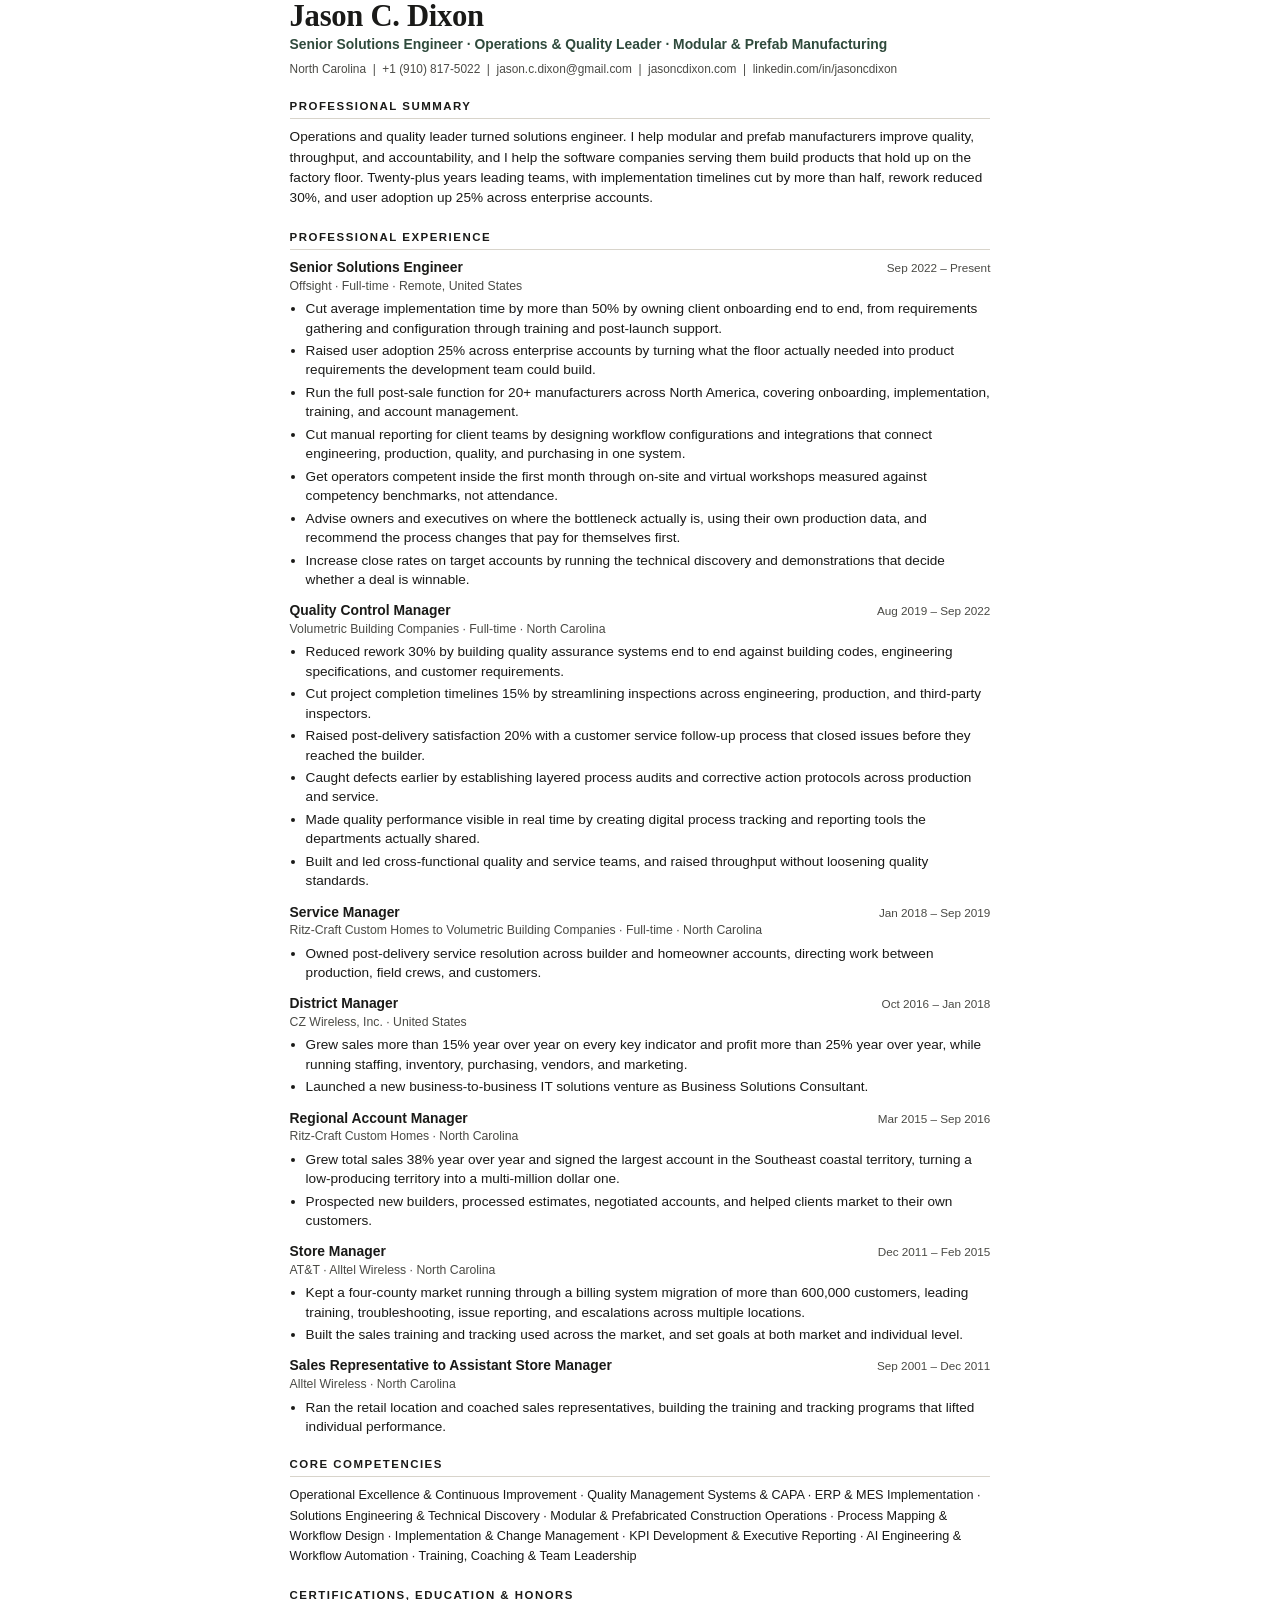
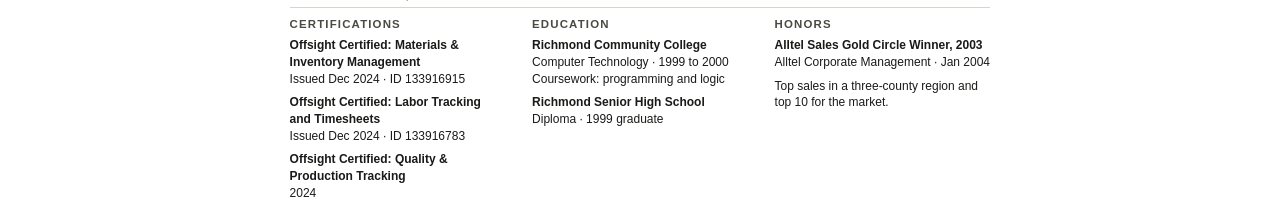
<file: resume.html>
<!DOCTYPE html>
<html lang="en">
<head>
<meta charset="utf-8">
<meta name="viewport" content="width=device-width, initial-scale=1">
<meta name="robots" content="noindex">
<title>Jason C. Dixon — Senior Solutions Engineer</title>
<style>
  @page { size: Letter; margin: 0.55in 0.6in; }
  :root{ --ink:#1a1a18; --mid:#4a4a45; --rule:#d8d4cb; --accent:#2f4a3c; }
  *{ box-sizing:border-box; }
  body{ margin:0; color:var(--ink); background:#fff;
        font:10.2pt/1.42 "Helvetica Neue", Helvetica, Arial, sans-serif; }
  .sheet{ max-width:7.3in; margin:0 auto; }
  h1{ font-family:"Iowan Old Style","Palatino Linotype",Palatino,Georgia,serif;
      font-size:23pt; line-height:1.05; margin:0 0 2pt; letter-spacing:-.01em; }
  .role{ font-size:10.4pt; color:var(--accent); font-weight:600; margin:0 0 5pt; }
  .contact{ font-size:8.9pt; color:var(--mid); margin:0 0 13pt; }
  .contact span{ white-space:nowrap; }
  h2{ font-size:8.6pt; letter-spacing:.13em; text-transform:uppercase; font-weight:700;
      margin:15pt 0 6pt; padding-bottom:3pt; border-bottom:1px solid var(--rule); }
  .summary{ margin:0; font-size:10.2pt; line-height:1.5; }
  .job{ margin:0 0 9pt; page-break-inside:avoid; }
  .job__head{ display:flex; justify-content:space-between; align-items:baseline; gap:10pt; }
  .job__title{ font-weight:700; font-size:10.4pt; margin:0; }
  .job__date{ font-size:8.8pt; color:var(--mid); white-space:nowrap; }
  .job__org{ font-size:9.2pt; color:var(--mid); margin:0 0 3pt; }
  ul{ margin:0; padding-left:12pt; }
  li{ margin:0 0 2.5pt; }
  .comp{ font-size:9.5pt; line-height:1.6; margin:0; color:var(--ink); }
  .cols{ display:flex; gap:20pt; }
  .cols > div{ flex:1; }
  .cols h3{ font-size:8.6pt; letter-spacing:.1em; text-transform:uppercase;
            color:var(--mid); margin:0 0 4pt; font-weight:700; }
  .cols p{ margin:0 0 5pt; font-size:9pt; line-height:1.4; }
  .cols b{ font-weight:600; }
  @media print { body{ font-size:10pt; } }
</style>
</head>
<body>
<div class="sheet">

  <h1>Jason C. Dixon</h1>
  <p class="role">Senior Solutions Engineer · Operations &amp; Quality Leader · Modular &amp; Prefab Manufacturing</p>
  <p class="contact">
    <span>North Carolina</span> &nbsp;|&nbsp;
    <span>+1 (910) 817-5022</span> &nbsp;|&nbsp;
    <span>jason.c.dixon@gmail.com</span> &nbsp;|&nbsp;
    <span>jasoncdixon.com</span> &nbsp;|&nbsp;
    <span>linkedin.com/in/jasoncdixon</span>
  </p>

  <h2>Professional summary</h2>
  <p class="summary">Operations and quality leader turned solutions engineer. I help modular and prefab manufacturers improve quality, throughput, and accountability, and I help the software companies serving them build products that hold up on the factory floor. Twenty-plus years leading teams, with implementation timelines cut by more than half, rework reduced 30%, and user adoption up 25% across enterprise accounts.</p>

  <h2>Professional experience</h2>

  <div class="job">
    <div class="job__head">
      <p class="job__title">Senior Solutions Engineer</p>
      <span class="job__date">Sep 2022 – Present</span>
    </div>
    <p class="job__org">Offsight · Full-time · Remote, United States</p>
    <ul>
      <li>Cut average implementation time by more than 50% by owning client onboarding end to end, from requirements gathering and configuration through training and post-launch support.</li>
      <li>Raised user adoption 25% across enterprise accounts by turning what the floor actually needed into product requirements the development team could build.</li>
      <li>Run the full post-sale function for 20+ manufacturers across North America, covering onboarding, implementation, training, and account management.</li>
      <li>Cut manual reporting for client teams by designing workflow configurations and integrations that connect engineering, production, quality, and purchasing in one system.</li>
      <li>Get operators competent inside the first month through on-site and virtual workshops measured against competency benchmarks, not attendance.</li>
      <li>Advise owners and executives on where the bottleneck actually is, using their own production data, and recommend the process changes that pay for themselves first.</li>
      <li>Increase close rates on target accounts by running the technical discovery and demonstrations that decide whether a deal is winnable.</li>
    </ul>
  </div>

  <div class="job">
    <div class="job__head">
      <p class="job__title">Quality Control Manager</p>
      <span class="job__date">Aug 2019 – Sep 2022</span>
    </div>
    <p class="job__org">Volumetric Building Companies · Full-time · North Carolina</p>
    <ul>
      <li>Reduced rework 30% by building quality assurance systems end to end against building codes, engineering specifications, and customer requirements.</li>
      <li>Cut project completion timelines 15% by streamlining inspections across engineering, production, and third-party inspectors.</li>
      <li>Raised post-delivery satisfaction 20% with a customer service follow-up process that closed issues before they reached the builder.</li>
      <li>Caught defects earlier by establishing layered process audits and corrective action protocols across production and service.</li>
      <li>Made quality performance visible in real time by creating digital process tracking and reporting tools the departments actually shared.</li>
      <li>Built and led cross-functional quality and service teams, and raised throughput without loosening quality standards.</li>
    </ul>
  </div>

  <div class="job">
    <div class="job__head">
      <p class="job__title">Service Manager</p>
      <span class="job__date">Jan 2018 – Sep 2019</span>
    </div>
    <p class="job__org">Ritz-Craft Custom Homes to Volumetric Building Companies · Full-time · North Carolina</p>
    <ul>
      <li>Owned post-delivery service resolution across builder and homeowner accounts, directing work between production, field crews, and customers.</li>
    </ul>
  </div>

  <div class="job">
    <div class="job__head">
      <p class="job__title">District Manager</p>
      <span class="job__date">Oct 2016 – Jan 2018</span>
    </div>
    <p class="job__org">CZ Wireless, Inc. · United States</p>
    <ul>
      <li>Grew sales more than 15% year over year on every key indicator and profit more than 25% year over year, while running staffing, inventory, purchasing, vendors, and marketing.</li>
      <li>Launched a new business-to-business IT solutions venture as Business Solutions Consultant.</li>
    </ul>
  </div>

  <div class="job">
    <div class="job__head">
      <p class="job__title">Regional Account Manager</p>
      <span class="job__date">Mar 2015 – Sep 2016</span>
    </div>
    <p class="job__org">Ritz-Craft Custom Homes · North Carolina</p>
    <ul>
      <li>Grew total sales 38% year over year and signed the largest account in the Southeast coastal territory, turning a low-producing territory into a multi-million dollar one.</li>
      <li>Prospected new builders, processed estimates, negotiated accounts, and helped clients market to their own customers.</li>
    </ul>
  </div>

  <div class="job">
    <div class="job__head">
      <p class="job__title">Store Manager</p>
      <span class="job__date">Dec 2011 – Feb 2015</span>
    </div>
    <p class="job__org">AT&amp;T · Alltel Wireless · North Carolina</p>
    <ul>
      <li>Kept a four-county market running through a billing system migration of more than 600,000 customers, leading training, troubleshooting, issue reporting, and escalations across multiple locations.</li>
      <li>Built the sales training and tracking used across the market, and set goals at both market and individual level.</li>
    </ul>
  </div>

  <div class="job">
    <div class="job__head">
      <p class="job__title">Sales Representative to Assistant Store Manager</p>
      <span class="job__date">Sep 2001 – Dec 2011</span>
    </div>
    <p class="job__org">Alltel Wireless · North Carolina</p>
    <ul>
      <li>Ran the retail location and coached sales representatives, building the training and tracking programs that lifted individual performance.</li>
    </ul>
  </div>

  <h2>Core competencies</h2>
  <p class="comp">Operational Excellence &amp; Continuous Improvement · Quality Management Systems &amp; CAPA · ERP &amp; MES Implementation · Solutions Engineering &amp; Technical Discovery · Modular &amp; Prefabricated Construction Operations · Process Mapping &amp; Workflow Design · Implementation &amp; Change Management · KPI Development &amp; Executive Reporting · AI Engineering &amp; Workflow Automation · Training, Coaching &amp; Team Leadership</p>

  <h2>Certifications, education &amp; honors</h2>
  <div class="cols">
    <div>
      <h3>Certifications</h3>
      <p><b>Offsight Certified: Materials &amp; Inventory Management</b><br>Issued Dec 2024 · ID 133916915</p>
      <p><b>Offsight Certified: Labor Tracking and Timesheets</b><br>Issued Dec 2024 · ID 133916783</p>
      <p><b>Offsight Certified: Quality &amp; Production Tracking</b><br>2024</p>
    </div>
    <div>
      <h3>Education</h3>
      <p><b>Richmond Community College</b><br>Computer Technology · 1999 to 2000<br>Coursework: programming and logic</p>
      <p><b>Richmond Senior High School</b><br>Diploma · 1999 graduate</p>
    </div>
    <div>
      <h3>Honors</h3>
      <p><b>Alltel Sales Gold Circle Winner, 2003</b><br>Alltel Corporate Management · Jan 2004</p>
      <p>Top sales in a three-county region and top 10 for the market.</p>
    </div>
  </div>

</div>
</body>
</html>
</file>
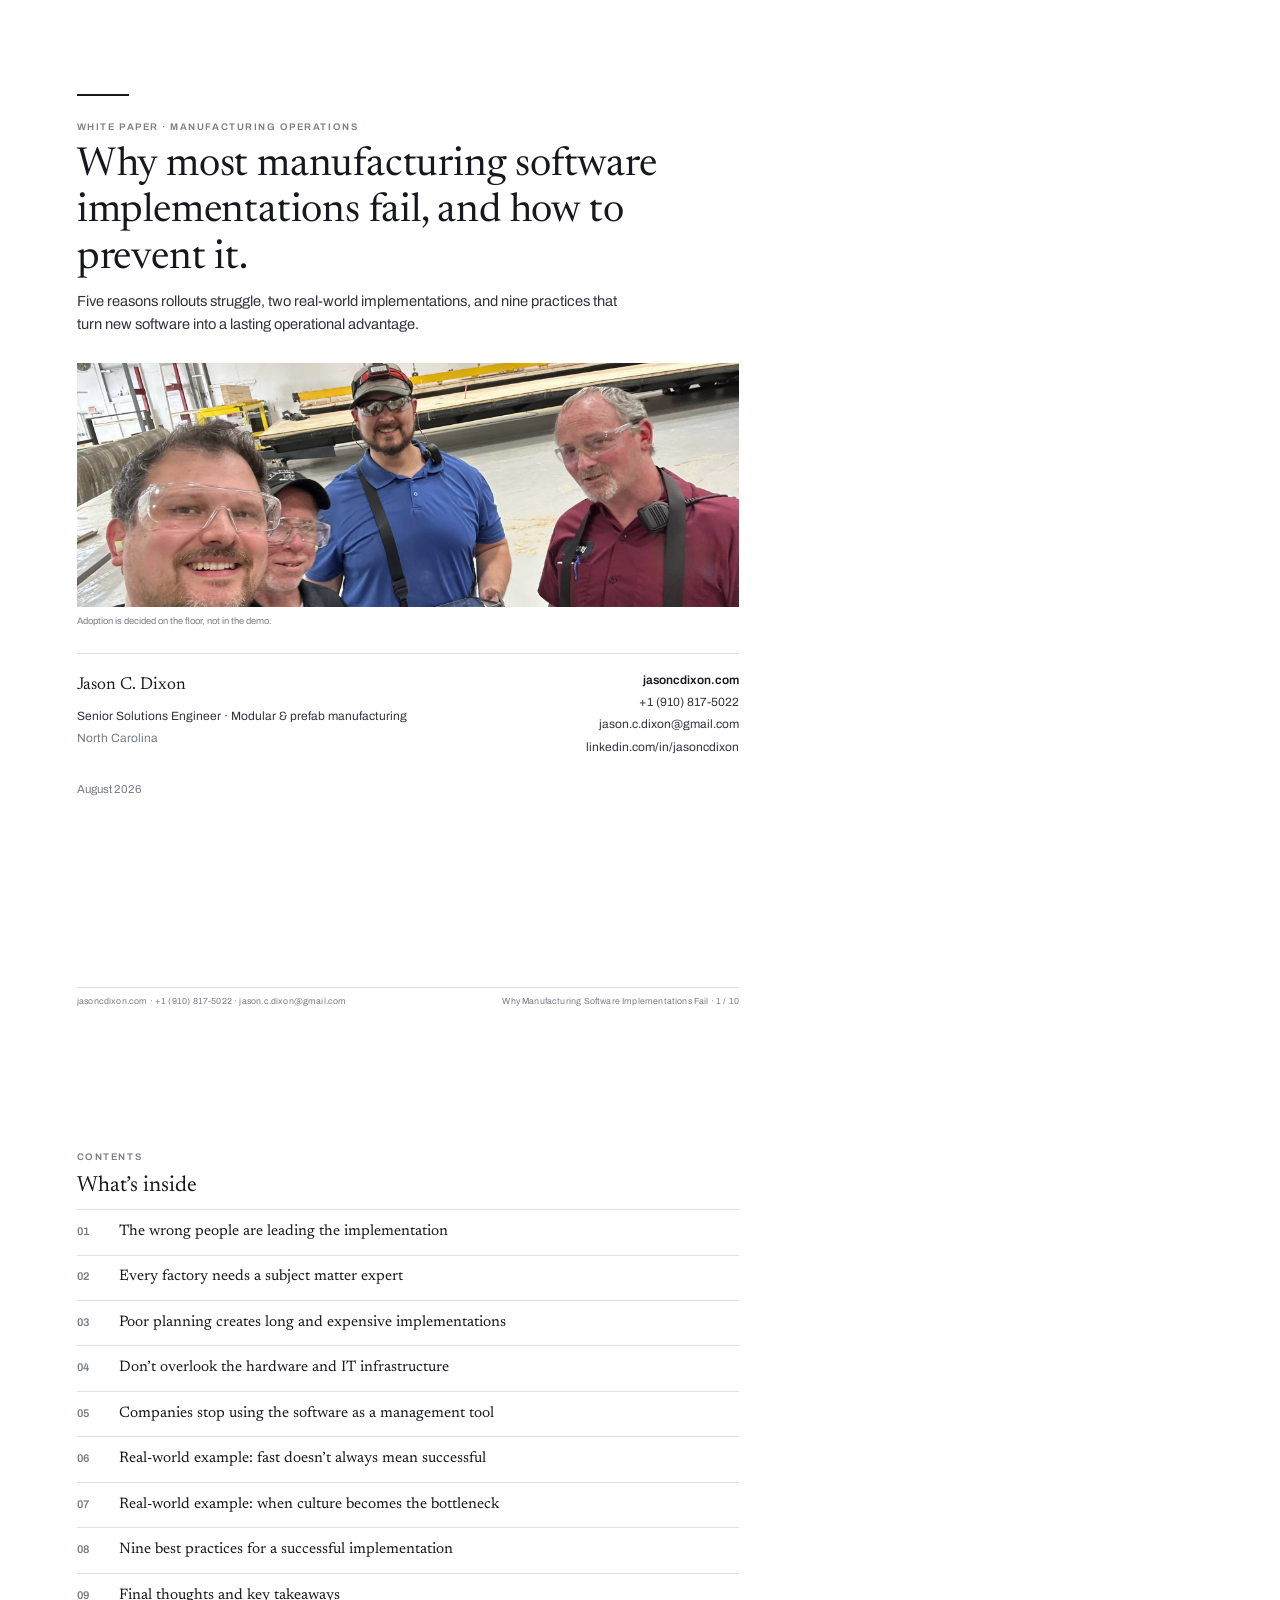
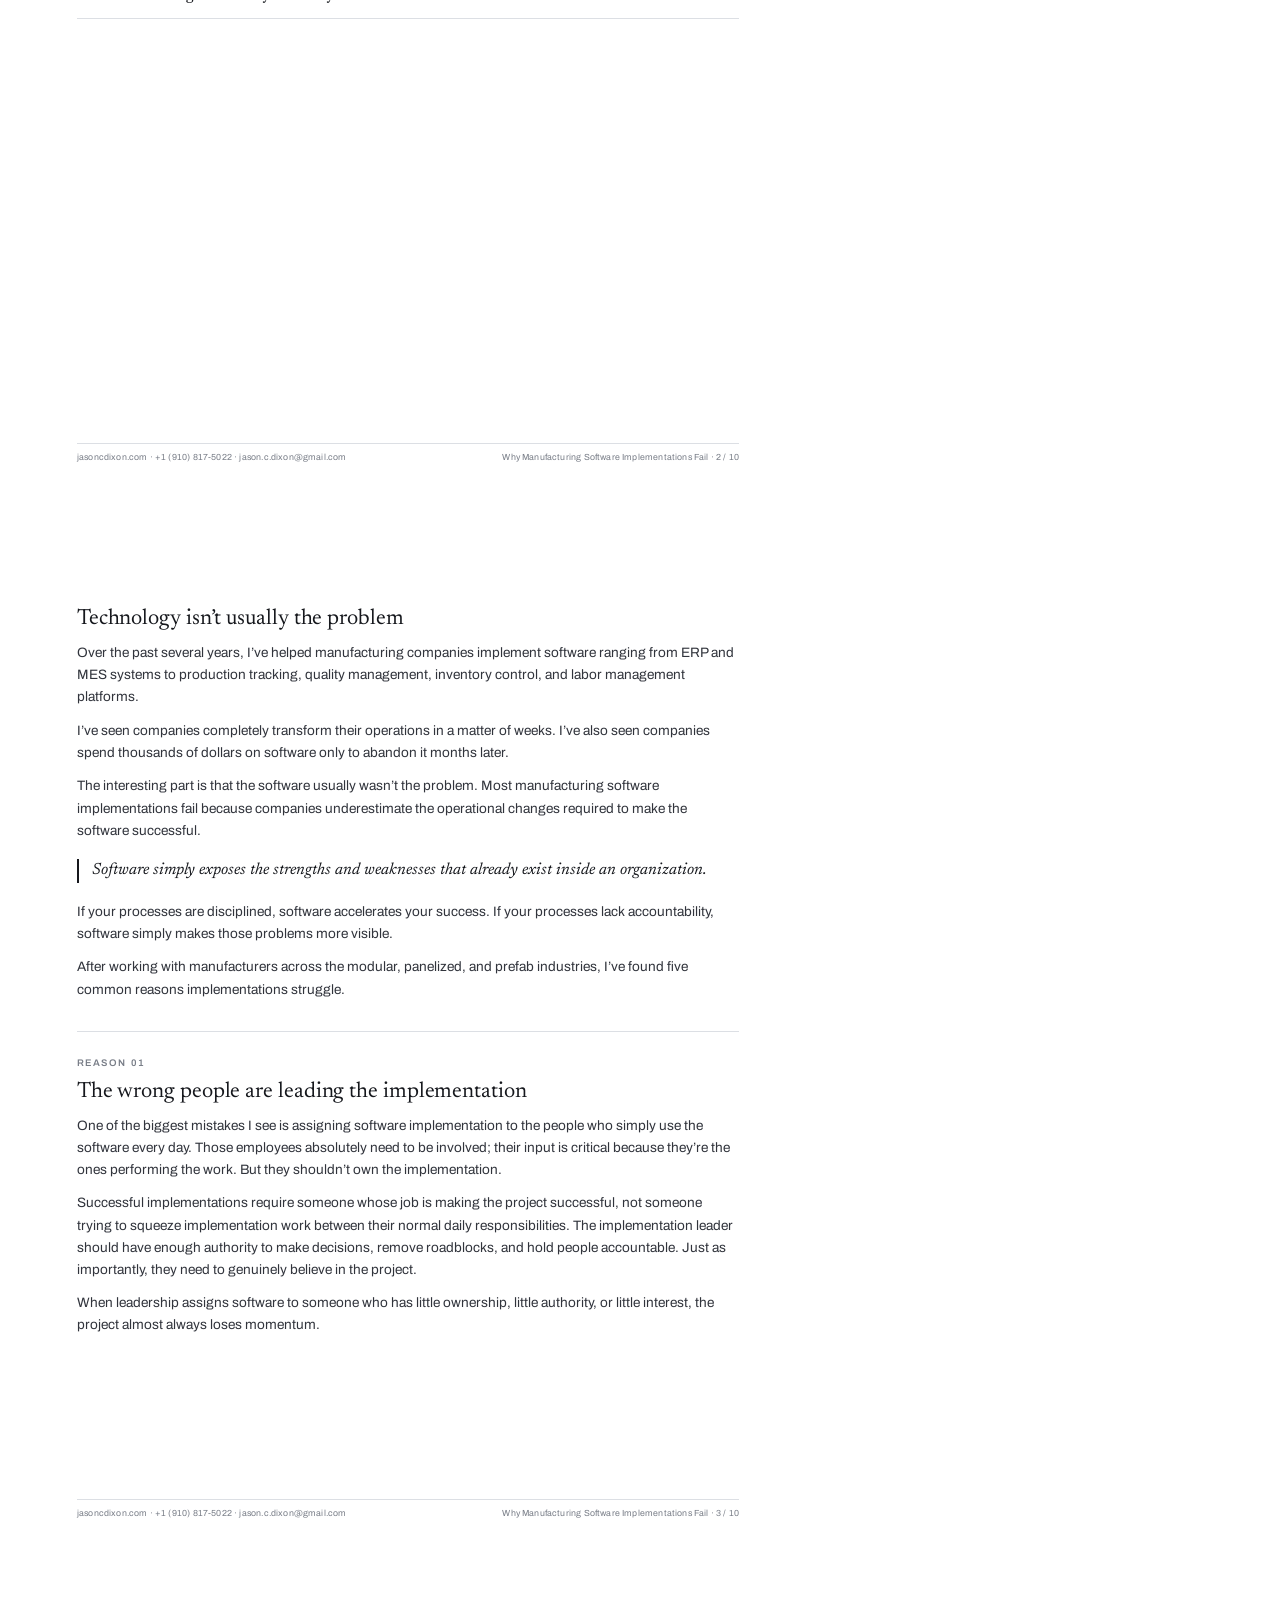
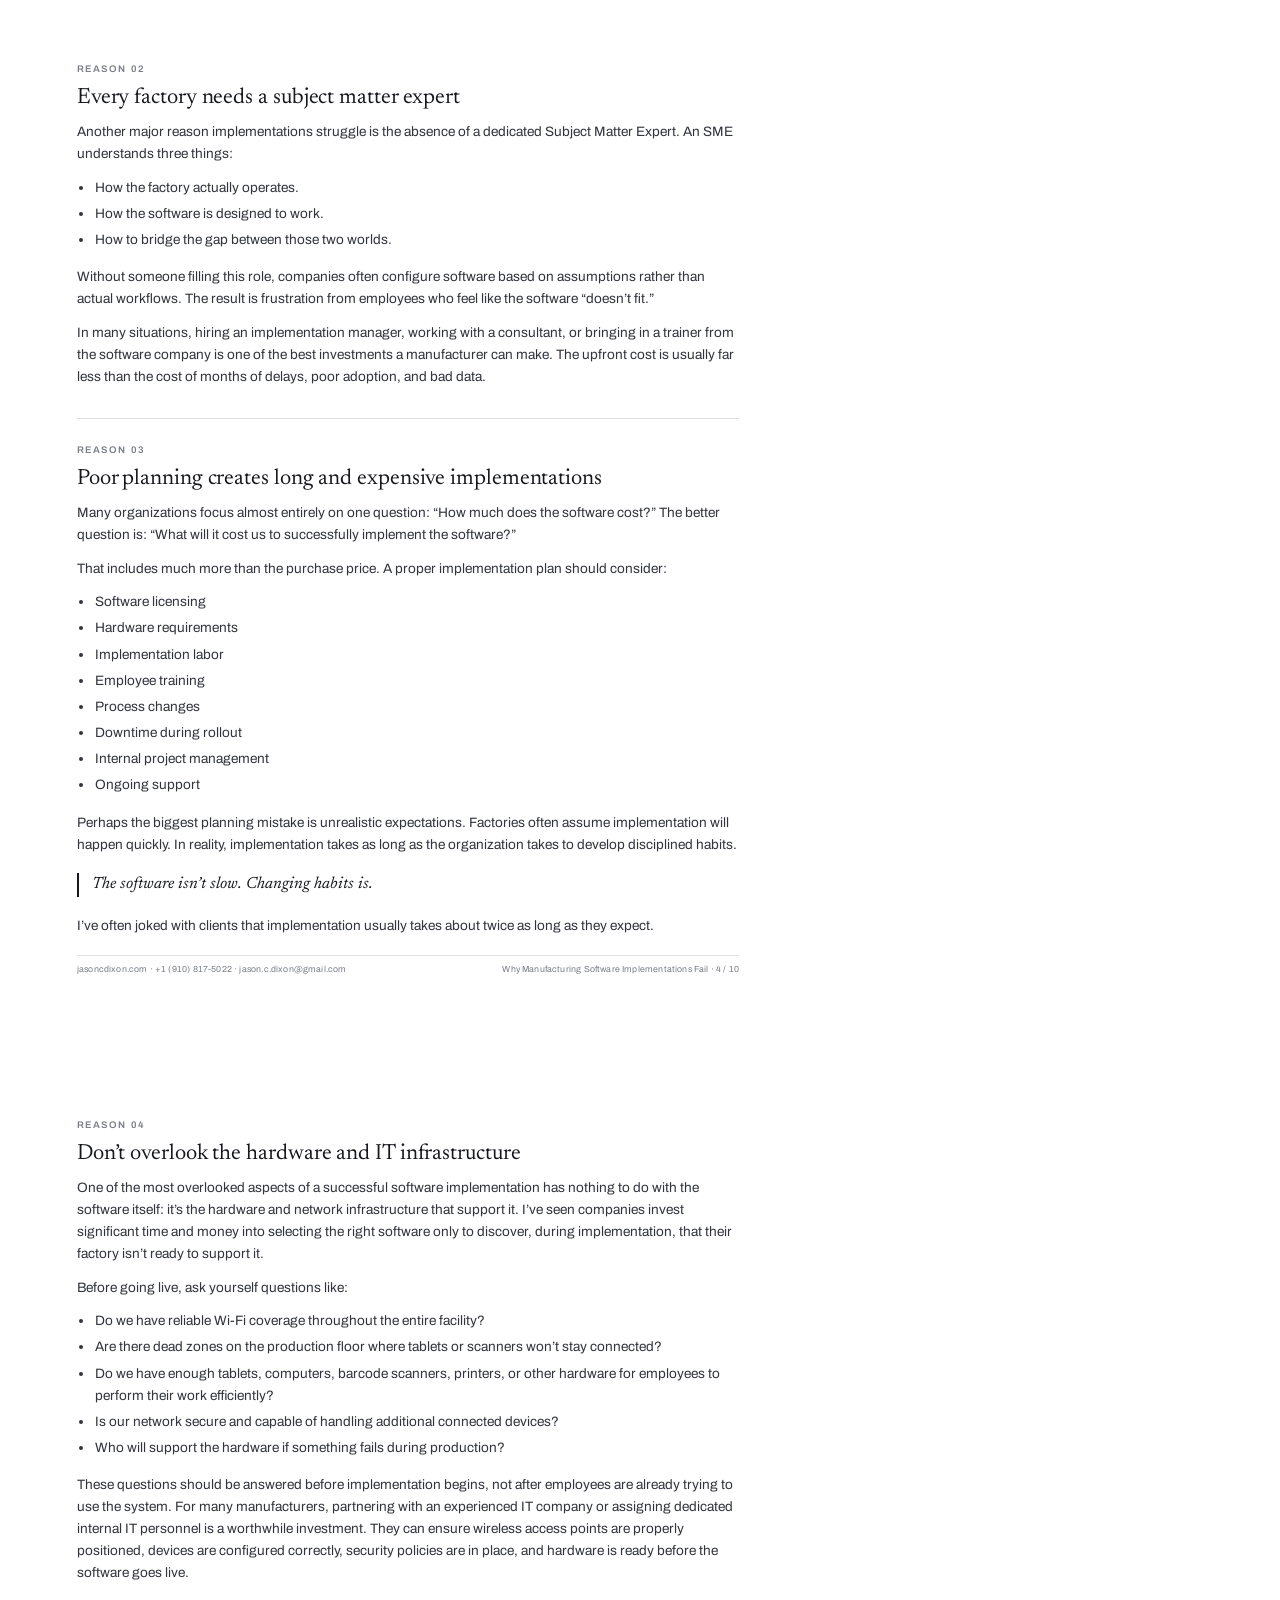
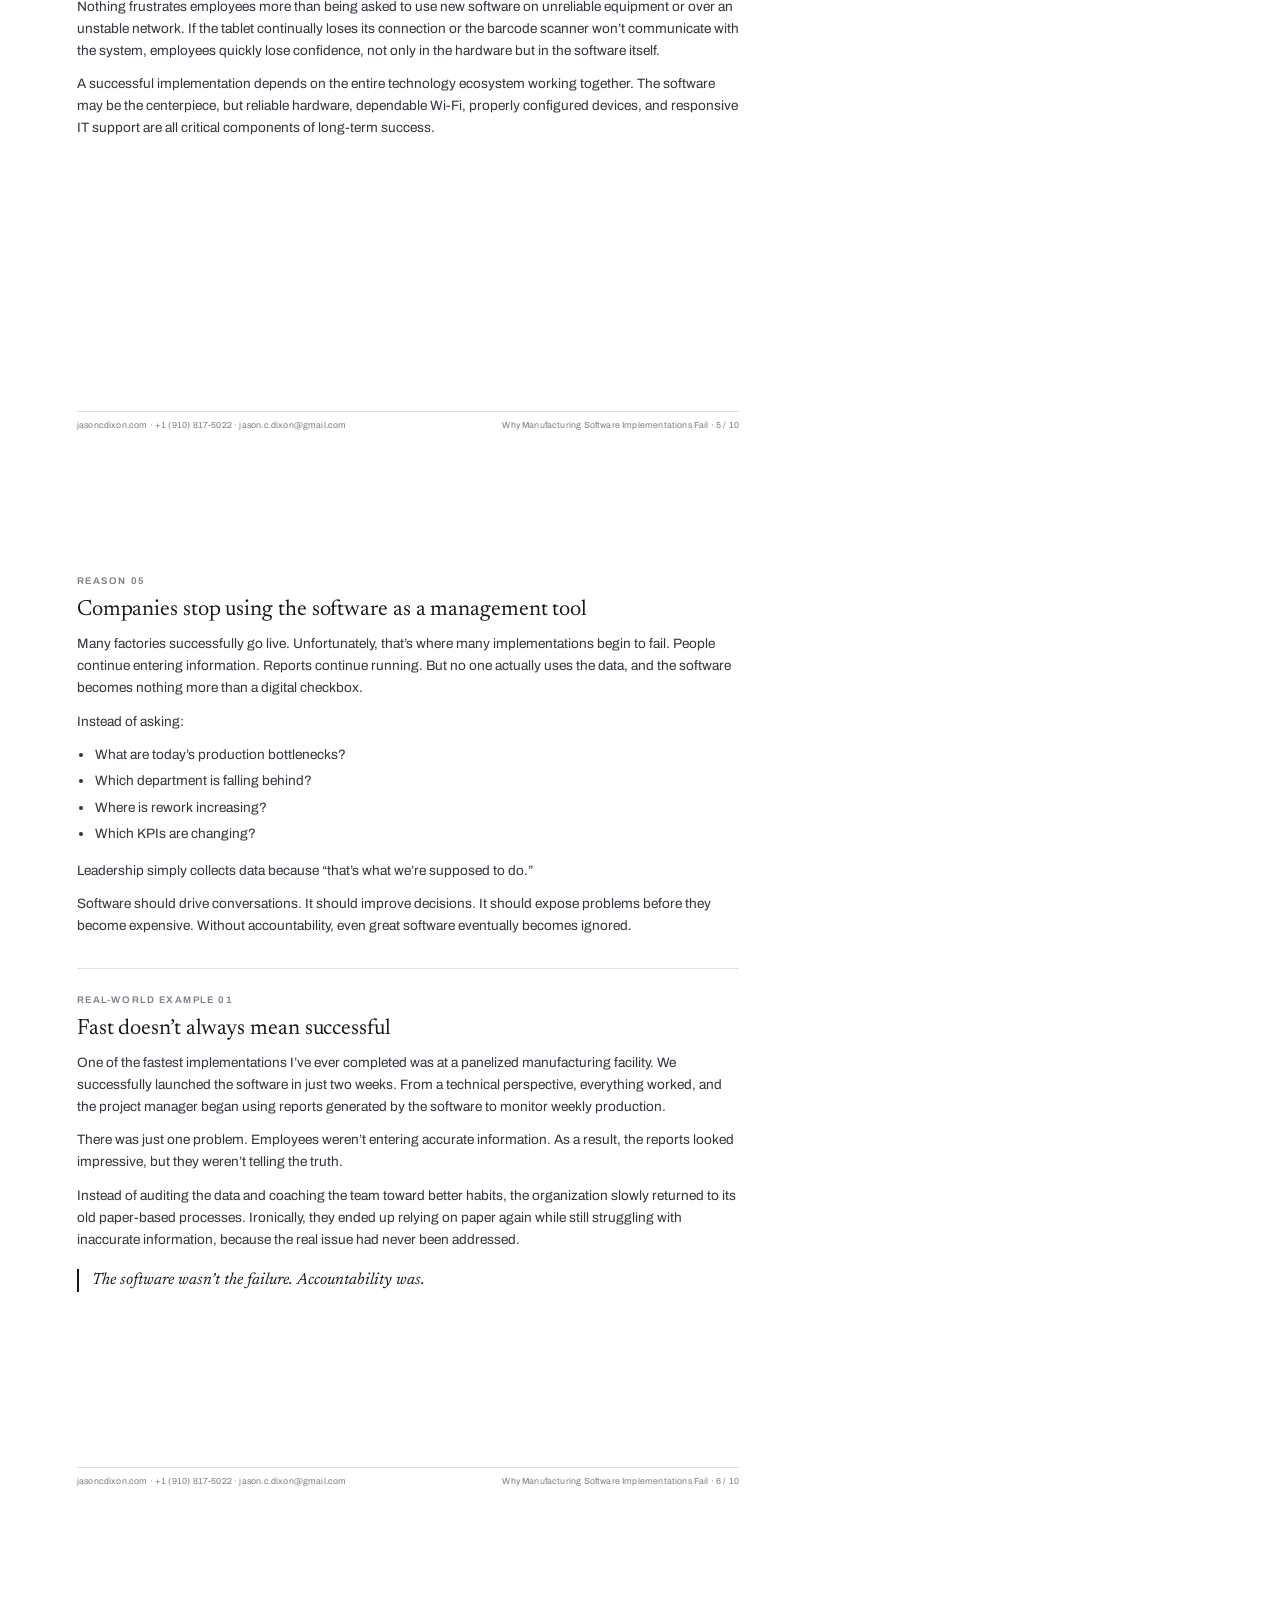
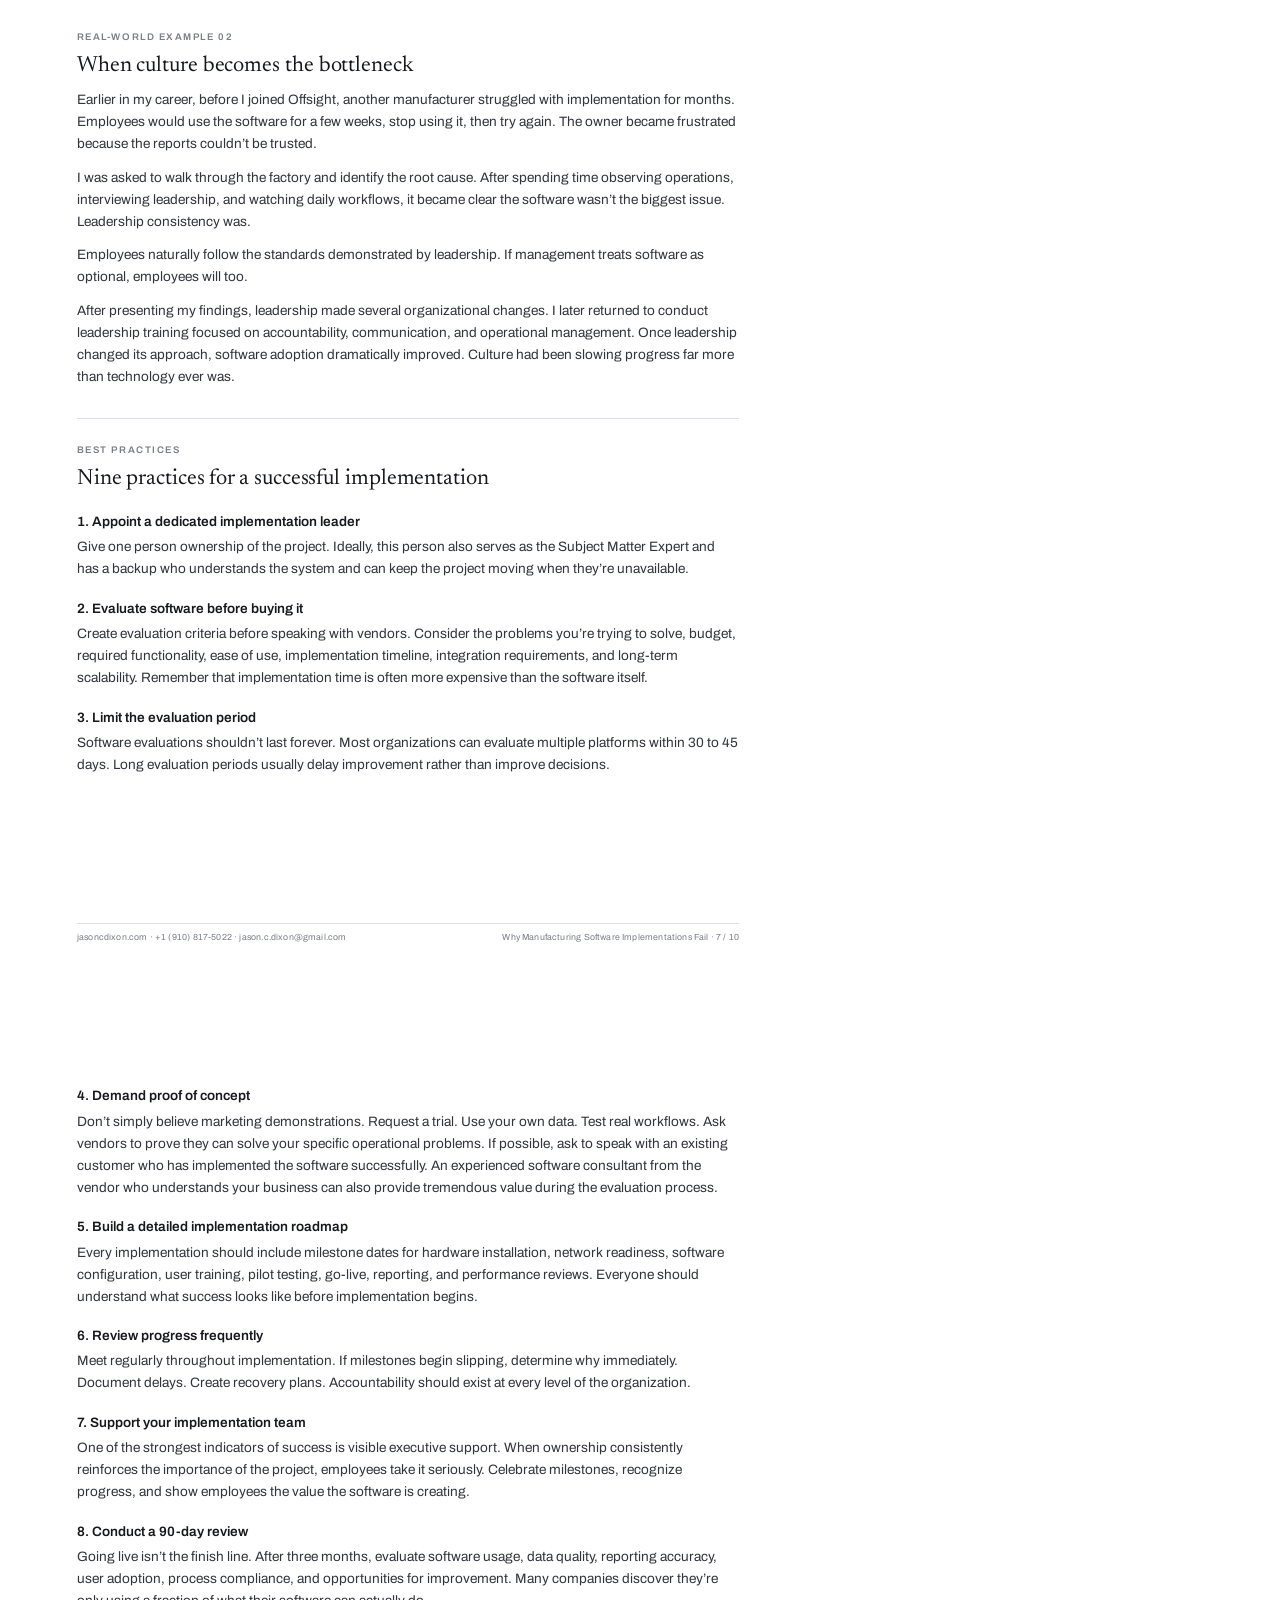
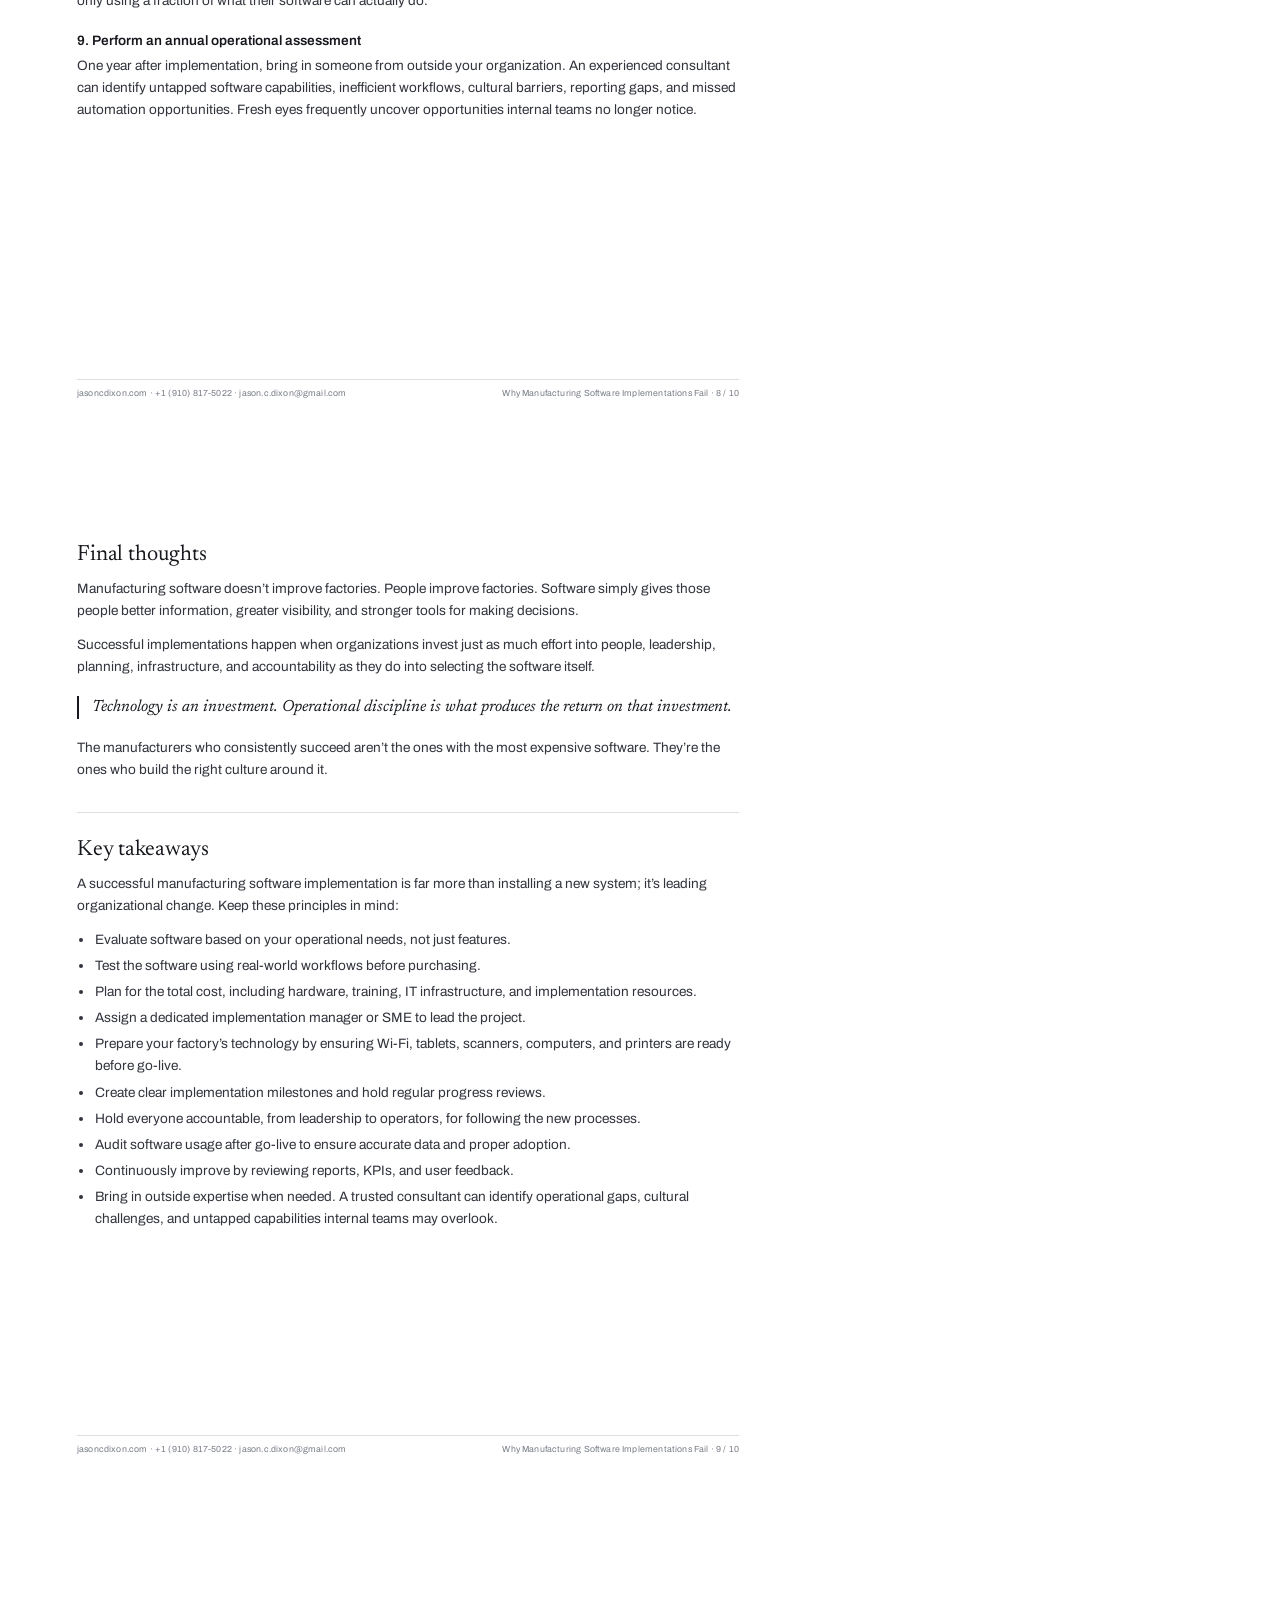
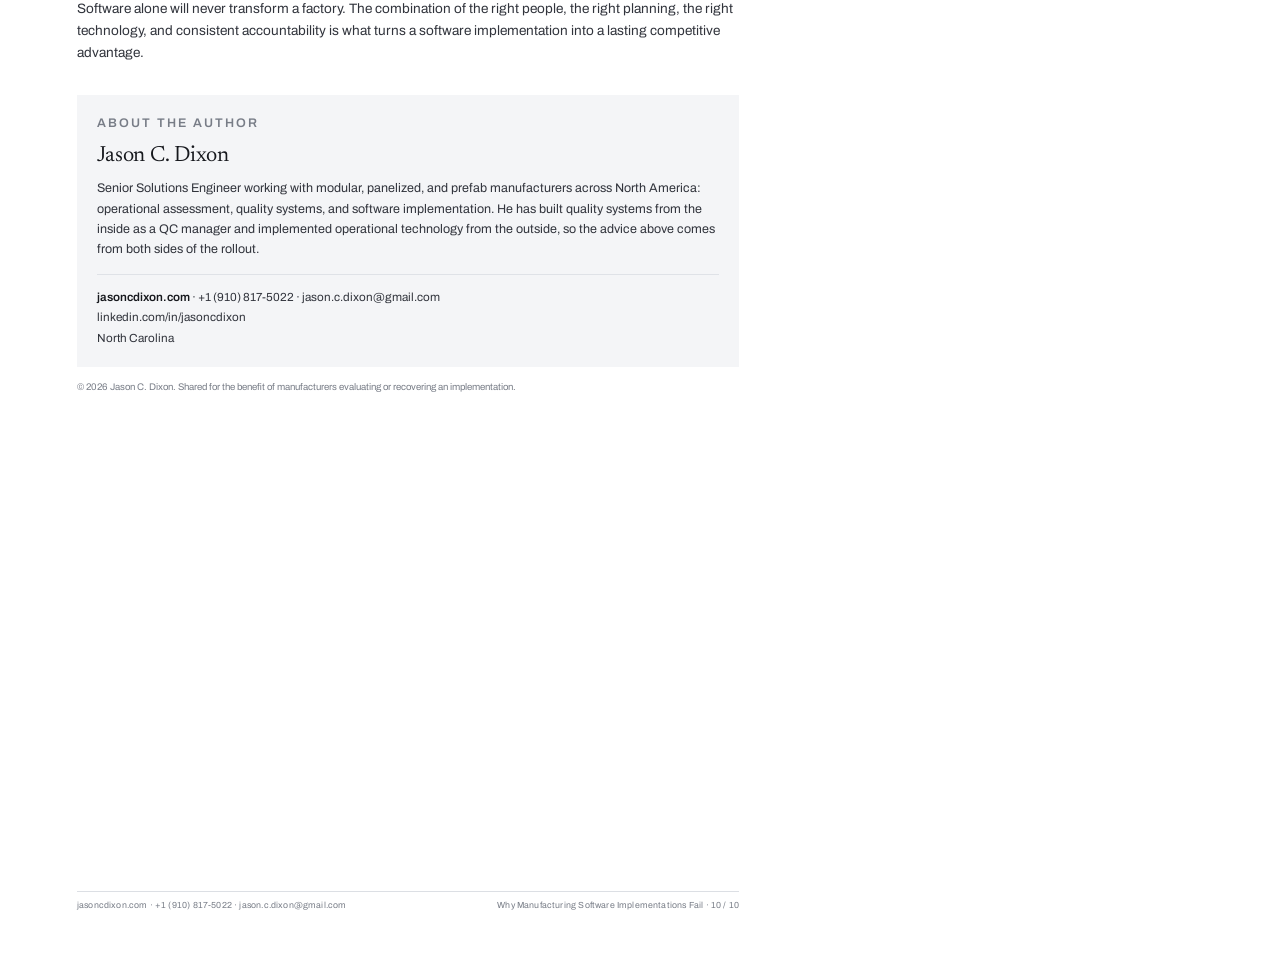
<file: white-paper.html>
<!doctype html>
<html lang="en">
<head>
<meta charset="utf-8">
<meta name="robots" content="noindex">
<title>Why Manufacturing Software Implementations Fail</title>
<link rel="preconnect" href="https://fonts.googleapis.com">
<link rel="preconnect" href="https://fonts.gstatic.com" crossorigin>
<link href="https://fonts.googleapis.com/css2?family=Archivo:wght@400;500;600&family=Newsreader:ital,opsz,wght@0,16..72,400;0,16..72,500;1,16..72,400&display=swap" rel="stylesheet">
<style>
/* ---------------------------------------------------------------
   Print source for assets/white-paper-implementations.pdf.
   Render with:
     "/Applications/Google Chrome.app/Contents/MacOS/Google Chrome" \
       --headless --disable-gpu --no-pdf-header-footer \
       --print-to-pdf=assets/white-paper-implementations.pdf white-paper.html
   Pages are explicit blocks so the footer can carry a page number.
   --------------------------------------------------------------- */
:root{
  --ink:#16181d; --body:#31343c; --muted:#787d87; --rule:#dcdfe4;
  --serif:"Newsreader",Georgia,"Times New Roman",serif;
  --sans:"Archivo","Helvetica Neue",Arial,sans-serif;
}
@page{ size:Letter; margin:0 }
*{box-sizing:border-box}
html,body{margin:0;padding:0}
body{
  font-family:var(--sans); color:var(--body);
  font-size:10.2pt; line-height:1.62;
  -webkit-font-smoothing:antialiased;
}
.page{
  position:relative; width:8.5in; height:11in;
  padding:0.98in 0.8in 0.8in;
  page-break-after:always; break-after:page; overflow:hidden;
}
.page:last-child{page-break-after:auto; break-after:auto}
.foot{
  position:absolute; left:0.8in; right:0.8in; bottom:0.5in;
  display:flex; justify-content:space-between; gap:1rem;
  padding-top:6px; border-top:1px solid var(--rule);
  font-size:6.6pt; letter-spacing:.02em; color:var(--muted);
}

h1{font-family:var(--serif); font-weight:400; font-size:30pt; line-height:1.16;
   color:var(--ink); margin:0 0 .5rem; letter-spacing:-.005em}
h2{font-family:var(--serif); font-weight:400; font-size:16.5pt; line-height:1.25;
   color:var(--ink); margin:0 0 .55rem; letter-spacing:-.004em}
h3{font-family:var(--sans); font-weight:600; font-size:10.2pt; line-height:1.45;
   color:var(--ink); margin:1.15rem 0 .3rem}
p{margin:0 0 .72rem}
.eyebrow{font-family:var(--sans); font-weight:600; font-size:7.2pt;
   letter-spacing:.16em; text-transform:uppercase; color:var(--muted); margin:0 0 .45rem}
.rule-top{width:52px; height:2px; background:var(--ink); margin:0 0 1.5rem}
.lede{font-size:11pt; line-height:1.6; color:var(--body); margin:0 0 1.6rem; max-width:5.9in}
.sec{margin-top:1.9rem; padding-top:1.5rem; border-top:1px solid var(--rule)}
.sec--first{margin-top:0; padding-top:0; border-top:0}
.quote{font-family:var(--serif); font-style:italic; font-size:12.2pt; line-height:1.44;
   color:var(--ink); margin:1.1rem 0 1.15rem; padding-left:.85rem;
   border-left:2px solid var(--ink)}
ul{margin:.15rem 0 .95rem; padding-left:1.05rem}
li{margin:0 0 .26rem; padding-left:.1rem}
.muted{color:var(--muted)}
a{color:inherit; text-decoration:none}

/* Cover */
.cover-figure{margin:0 0 .4rem}
.cover-figure img{width:100%; height:2.55in; object-fit:cover;
   object-position:center 22%; display:block}
.cover-cap{font-size:7pt; color:var(--muted); margin:.4rem 0 0}
.cover-meta{display:flex; justify-content:space-between; gap:2rem;
   margin-top:1.5rem; padding-top:1.05rem; border-top:1px solid var(--rule)}
.cover-meta .name{font-family:var(--serif); font-size:13pt; color:var(--ink); margin:0 0 .5rem}
.cover-meta p{margin:0 0 .18rem; font-size:9pt}
.cover-meta .right{text-align:right; font-size:9pt}
.cover-meta .right .site{color:var(--ink); font-weight:600}
.date{margin-top:1.25rem; font-size:8.6pt; color:var(--muted)}

/* Contents */
.toc{margin-top:.4rem}
.toc-row{display:flex; gap:1.15rem; align-items:baseline;
   padding:.62rem 0; border-bottom:1px solid var(--rule)}
.toc-row:first-child{border-top:1px solid var(--rule)}
.toc-num{font-family:var(--sans); font-weight:600; font-size:8.4pt;
   color:var(--muted); width:1.5rem; flex:none; letter-spacing:.04em}
.toc-txt{font-family:var(--serif); font-size:11.4pt; color:var(--ink)}

/* About the author */
.about{background:#f4f5f7; padding:1.15rem 1.25rem; margin-top:1.9rem}
.about h2{margin-bottom:.5rem}
.about p{font-size:9.4pt; margin-bottom:.6rem}
.about .contact{border-top:1px solid #dfe2e7; padding-top:.75rem; margin-top:.9rem;
   font-size:8.8pt; line-height:1.75; color:var(--body)}
.about .contact .site{color:var(--ink); font-weight:600}
.copyright{font-size:7.2pt; color:var(--muted); margin-top:.85rem}
</style>
</head>
<body>

<!-- 1 . COVER -->
<section class="page">
  <div class="rule-top"></div>
  <p class="eyebrow">White paper &middot; Manufacturing operations</p>
  <h1>Why most manufacturing software implementations fail, and how to prevent it.</h1>
  <p class="lede">Five reasons rollouts struggle, two real-world implementations, and nine practices that turn new software into a lasting operational advantage.</p>

  <figure class="cover-figure">
    <img src="assets/img/floor-04-tablets-on-the-line.jpeg" alt="Tablets in use at a production workstation">
    <figcaption class="cover-cap">Adoption is decided on the floor, not in the demo.</figcaption>
  </figure>

  <div class="cover-meta">
    <div>
      <p class="name">Jason C. Dixon</p>
      <p>Senior Solutions Engineer &middot; Modular &amp; prefab manufacturing</p>
      <p class="muted">North Carolina</p>
    </div>
    <div class="right">
      <p class="site">jasoncdixon.com</p>
      <p>+1 (910) 817-5022</p>
      <p>jason.c.dixon@gmail.com</p>
      <p>linkedin.com/in/jasoncdixon</p>
    </div>
  </div>
  <p class="date">August 2026</p>

  <div class="foot"><span>jasoncdixon.com &middot; +1 (910) 817-5022 &middot; jason.c.dixon@gmail.com</span><span>Why Manufacturing Software Implementations Fail &middot; 1 / 10</span></div>
</section>

<!-- 2 . CONTENTS -->
<section class="page">
  <p class="eyebrow">Contents</p>
  <h2>What&rsquo;s inside</h2>
  <div class="toc">
    <div class="toc-row"><span class="toc-num">01</span><span class="toc-txt">The wrong people are leading the implementation</span></div>
    <div class="toc-row"><span class="toc-num">02</span><span class="toc-txt">Every factory needs a subject matter expert</span></div>
    <div class="toc-row"><span class="toc-num">03</span><span class="toc-txt">Poor planning creates long and expensive implementations</span></div>
    <div class="toc-row"><span class="toc-num">04</span><span class="toc-txt">Don&rsquo;t overlook the hardware and IT infrastructure</span></div>
    <div class="toc-row"><span class="toc-num">05</span><span class="toc-txt">Companies stop using the software as a management tool</span></div>
    <div class="toc-row"><span class="toc-num">06</span><span class="toc-txt">Real-world example: fast doesn&rsquo;t always mean successful</span></div>
    <div class="toc-row"><span class="toc-num">07</span><span class="toc-txt">Real-world example: when culture becomes the bottleneck</span></div>
    <div class="toc-row"><span class="toc-num">08</span><span class="toc-txt">Nine best practices for a successful implementation</span></div>
    <div class="toc-row"><span class="toc-num">09</span><span class="toc-txt">Final thoughts and key takeaways</span></div>
  </div>
  <div class="foot"><span>jasoncdixon.com &middot; +1 (910) 817-5022 &middot; jason.c.dixon@gmail.com</span><span>Why Manufacturing Software Implementations Fail &middot; 2 / 10</span></div>
</section>

<!-- 3 . OPENING + REASON 01 -->
<section class="page">
  <div class="sec sec--first">
    <h2>Technology isn&rsquo;t usually the problem</h2>
    <p>Over the past several years, I&rsquo;ve helped manufacturing companies implement software ranging from ERP and MES systems to production tracking, quality management, inventory control, and labor management platforms.</p>
    <p>I&rsquo;ve seen companies completely transform their operations in a matter of weeks. I&rsquo;ve also seen companies spend thousands of dollars on software only to abandon it months later.</p>
    <p>The interesting part is that the software usually wasn&rsquo;t the problem. Most manufacturing software implementations fail because companies underestimate the operational changes required to make the software successful.</p>
    <p class="quote">Software simply exposes the strengths and weaknesses that already exist inside an organization.</p>
    <p>If your processes are disciplined, software accelerates your success. If your processes lack accountability, software simply makes those problems more visible.</p>
    <p>After working with manufacturers across the modular, panelized, and prefab industries, I&rsquo;ve found five common reasons implementations struggle.</p>
  </div>

  <div class="sec">
    <p class="eyebrow">Reason 01</p>
    <h2>The wrong people are leading the implementation</h2>
    <p>One of the biggest mistakes I see is assigning software implementation to the people who simply use the software every day. Those employees absolutely need to be involved; their input is critical because they&rsquo;re the ones performing the work. But they shouldn&rsquo;t own the implementation.</p>
    <p>Successful implementations require someone whose job is making the project successful, not someone trying to squeeze implementation work between their normal daily responsibilities. The implementation leader should have enough authority to make decisions, remove roadblocks, and hold people accountable. Just as importantly, they need to genuinely believe in the project.</p>
    <p>When leadership assigns software to someone who has little ownership, little authority, or little interest, the project almost always loses momentum.</p>
  </div>
  <div class="foot"><span>jasoncdixon.com &middot; +1 (910) 817-5022 &middot; jason.c.dixon@gmail.com</span><span>Why Manufacturing Software Implementations Fail &middot; 3 / 10</span></div>
</section>

<!-- 4 . REASON 02 + REASON 03 -->
<section class="page">
  <div class="sec sec--first">
    <p class="eyebrow">Reason 02</p>
    <h2>Every factory needs a subject matter expert</h2>
    <p>Another major reason implementations struggle is the absence of a dedicated Subject Matter Expert. An SME understands three things:</p>
    <ul>
      <li>How the factory actually operates.</li>
      <li>How the software is designed to work.</li>
      <li>How to bridge the gap between those two worlds.</li>
    </ul>
    <p>Without someone filling this role, companies often configure software based on assumptions rather than actual workflows. The result is frustration from employees who feel like the software &ldquo;doesn&rsquo;t fit.&rdquo;</p>
    <p>In many situations, hiring an implementation manager, working with a consultant, or bringing in a trainer from the software company is one of the best investments a manufacturer can make. The upfront cost is usually far less than the cost of months of delays, poor adoption, and bad data.</p>
  </div>

  <div class="sec">
    <p class="eyebrow">Reason 03</p>
    <h2>Poor planning creates long and expensive implementations</h2>
    <p>Many organizations focus almost entirely on one question: &ldquo;How much does the software cost?&rdquo; The better question is: &ldquo;What will it cost us to successfully implement the software?&rdquo;</p>
    <p>That includes much more than the purchase price. A proper implementation plan should consider:</p>
    <ul>
      <li>Software licensing</li>
      <li>Hardware requirements</li>
      <li>Implementation labor</li>
      <li>Employee training</li>
      <li>Process changes</li>
      <li>Downtime during rollout</li>
      <li>Internal project management</li>
      <li>Ongoing support</li>
    </ul>
    <p>Perhaps the biggest planning mistake is unrealistic expectations. Factories often assume implementation will happen quickly. In reality, implementation takes as long as the organization takes to develop disciplined habits.</p>
    <p class="quote">The software isn&rsquo;t slow. Changing habits is.</p>
    <p>I&rsquo;ve often joked with clients that implementation usually takes about twice as long as they expect.</p>
  </div>
  <div class="foot"><span>jasoncdixon.com &middot; +1 (910) 817-5022 &middot; jason.c.dixon@gmail.com</span><span>Why Manufacturing Software Implementations Fail &middot; 4 / 10</span></div>
</section>

<!-- 5 . REASON 04 -->
<section class="page">
  <div class="sec sec--first">
    <p class="eyebrow">Reason 04</p>
    <h2>Don&rsquo;t overlook the hardware and IT infrastructure</h2>
    <p>One of the most overlooked aspects of a successful software implementation has nothing to do with the software itself: it&rsquo;s the hardware and network infrastructure that support it. I&rsquo;ve seen companies invest significant time and money into selecting the right software only to discover, during implementation, that their factory isn&rsquo;t ready to support it.</p>
    <p>Before going live, ask yourself questions like:</p>
    <ul>
      <li>Do we have reliable Wi-Fi coverage throughout the entire facility?</li>
      <li>Are there dead zones on the production floor where tablets or scanners won&rsquo;t stay connected?</li>
      <li>Do we have enough tablets, computers, barcode scanners, printers, or other hardware for employees to perform their work efficiently?</li>
      <li>Is our network secure and capable of handling additional connected devices?</li>
      <li>Who will support the hardware if something fails during production?</li>
    </ul>
    <p>These questions should be answered before implementation begins, not after employees are already trying to use the system. For many manufacturers, partnering with an experienced IT company or assigning dedicated internal IT personnel is a worthwhile investment. They can ensure wireless access points are properly positioned, devices are configured correctly, security policies are in place, and hardware is ready before the software goes live.</p>
    <p>Nothing frustrates employees more than being asked to use new software on unreliable equipment or over an unstable network. If the tablet continually loses its connection or the barcode scanner won&rsquo;t communicate with the system, employees quickly lose confidence, not only in the hardware but in the software itself.</p>
    <p>A successful implementation depends on the entire technology ecosystem working together. The software may be the centerpiece, but reliable hardware, dependable Wi-Fi, properly configured devices, and responsive IT support are all critical components of long-term success.</p>
  </div>
  <div class="foot"><span>jasoncdixon.com &middot; +1 (910) 817-5022 &middot; jason.c.dixon@gmail.com</span><span>Why Manufacturing Software Implementations Fail &middot; 5 / 10</span></div>
</section>

<!-- 6 . REASON 05 + EXAMPLE ONE -->
<section class="page">
  <div class="sec sec--first">
    <p class="eyebrow">Reason 05</p>
    <h2>Companies stop using the software as a management tool</h2>
    <p>Many factories successfully go live. Unfortunately, that&rsquo;s where many implementations begin to fail. People continue entering information. Reports continue running. But no one actually uses the data, and the software becomes nothing more than a digital checkbox.</p>
    <p>Instead of asking:</p>
    <ul>
      <li>What are today&rsquo;s production bottlenecks?</li>
      <li>Which department is falling behind?</li>
      <li>Where is rework increasing?</li>
      <li>Which KPIs are changing?</li>
    </ul>
    <p>Leadership simply collects data because &ldquo;that&rsquo;s what we&rsquo;re supposed to do.&rdquo;</p>
    <p>Software should drive conversations. It should improve decisions. It should expose problems before they become expensive. Without accountability, even great software eventually becomes ignored.</p>
  </div>

  <div class="sec">
    <p class="eyebrow">Real-world example 01</p>
    <h2>Fast doesn&rsquo;t always mean successful</h2>
    <p>One of the fastest implementations I&rsquo;ve ever completed was at a panelized manufacturing facility. We successfully launched the software in just two weeks. From a technical perspective, everything worked, and the project manager began using reports generated by the software to monitor weekly production.</p>
    <p>There was just one problem. Employees weren&rsquo;t entering accurate information. As a result, the reports looked impressive, but they weren&rsquo;t telling the truth.</p>
    <p>Instead of auditing the data and coaching the team toward better habits, the organization slowly returned to its old paper-based processes. Ironically, they ended up relying on paper again while still struggling with inaccurate information, because the real issue had never been addressed.</p>
    <p class="quote">The software wasn&rsquo;t the failure. Accountability was.</p>
  </div>
  <div class="foot"><span>jasoncdixon.com &middot; +1 (910) 817-5022 &middot; jason.c.dixon@gmail.com</span><span>Why Manufacturing Software Implementations Fail &middot; 6 / 10</span></div>
</section>

<!-- 7 . EXAMPLE TWO + BEST PRACTICES 1-3 -->
<section class="page">
  <div class="sec sec--first">
    <p class="eyebrow">Real-world example 02</p>
    <h2>When culture becomes the bottleneck</h2>
    <p>Earlier in my career, before I joined Offsight, another manufacturer struggled with implementation for months. Employees would use the software for a few weeks, stop using it, then try again. The owner became frustrated because the reports couldn&rsquo;t be trusted.</p>
    <p>I was asked to walk through the factory and identify the root cause. After spending time observing operations, interviewing leadership, and watching daily workflows, it became clear the software wasn&rsquo;t the biggest issue. Leadership consistency was.</p>
    <p>Employees naturally follow the standards demonstrated by leadership. If management treats software as optional, employees will too.</p>
    <p>After presenting my findings, leadership made several organizational changes. I later returned to conduct leadership training focused on accountability, communication, and operational management. Once leadership changed its approach, software adoption dramatically improved. Culture had been slowing progress far more than technology ever was.</p>
  </div>

  <div class="sec">
    <p class="eyebrow">Best practices</p>
    <h2>Nine practices for a successful implementation</h2>
    <h3>1. Appoint a dedicated implementation leader</h3>
    <p>Give one person ownership of the project. Ideally, this person also serves as the Subject Matter Expert and has a backup who understands the system and can keep the project moving when they&rsquo;re unavailable.</p>
    <h3>2. Evaluate software before buying it</h3>
    <p>Create evaluation criteria before speaking with vendors. Consider the problems you&rsquo;re trying to solve, budget, required functionality, ease of use, implementation timeline, integration requirements, and long-term scalability. Remember that implementation time is often more expensive than the software itself.</p>
    <h3>3. Limit the evaluation period</h3>
    <p>Software evaluations shouldn&rsquo;t last forever. Most organizations can evaluate multiple platforms within 30 to 45 days. Long evaluation periods usually delay improvement rather than improve decisions.</p>
  </div>
  <div class="foot"><span>jasoncdixon.com &middot; +1 (910) 817-5022 &middot; jason.c.dixon@gmail.com</span><span>Why Manufacturing Software Implementations Fail &middot; 7 / 10</span></div>
</section>

<!-- 8 . BEST PRACTICES 4-9 -->
<section class="page">
  <div class="sec sec--first">
    <h3 style="margin-top:0">4. Demand proof of concept</h3>
    <p>Don&rsquo;t simply believe marketing demonstrations. Request a trial. Use your own data. Test real workflows. Ask vendors to prove they can solve your specific operational problems. If possible, ask to speak with an existing customer who has implemented the software successfully. An experienced software consultant from the vendor who understands your business can also provide tremendous value during the evaluation process.</p>
    <h3>5. Build a detailed implementation roadmap</h3>
    <p>Every implementation should include milestone dates for hardware installation, network readiness, software configuration, user training, pilot testing, go-live, reporting, and performance reviews. Everyone should understand what success looks like before implementation begins.</p>
    <h3>6. Review progress frequently</h3>
    <p>Meet regularly throughout implementation. If milestones begin slipping, determine why immediately. Document delays. Create recovery plans. Accountability should exist at every level of the organization.</p>
    <h3>7. Support your implementation team</h3>
    <p>One of the strongest indicators of success is visible executive support. When ownership consistently reinforces the importance of the project, employees take it seriously. Celebrate milestones, recognize progress, and show employees the value the software is creating.</p>
    <h3>8. Conduct a 90-day review</h3>
    <p>Going live isn&rsquo;t the finish line. After three months, evaluate software usage, data quality, reporting accuracy, user adoption, process compliance, and opportunities for improvement. Many companies discover they&rsquo;re only using a fraction of what their software can actually do.</p>
    <h3>9. Perform an annual operational assessment</h3>
    <p>One year after implementation, bring in someone from outside your organization. An experienced consultant can identify untapped software capabilities, inefficient workflows, cultural barriers, reporting gaps, and missed automation opportunities. Fresh eyes frequently uncover opportunities internal teams no longer notice.</p>
  </div>
  <div class="foot"><span>jasoncdixon.com &middot; +1 (910) 817-5022 &middot; jason.c.dixon@gmail.com</span><span>Why Manufacturing Software Implementations Fail &middot; 8 / 10</span></div>
</section>

<!-- 9 . FINAL THOUGHTS -->
<section class="page">
  <div class="sec sec--first">
    <h2>Final thoughts</h2>
    <p>Manufacturing software doesn&rsquo;t improve factories. People improve factories. Software simply gives those people better information, greater visibility, and stronger tools for making decisions.</p>
    <p>Successful implementations happen when organizations invest just as much effort into people, leadership, planning, infrastructure, and accountability as they do into selecting the software itself.</p>
    <p class="quote">Technology is an investment. Operational discipline is what produces the return on that investment.</p>
    <p>The manufacturers who consistently succeed aren&rsquo;t the ones with the most expensive software. They&rsquo;re the ones who build the right culture around it.</p>
  </div>

  <div class="sec">
    <h2>Key takeaways</h2>
    <p>A successful manufacturing software implementation is far more than installing a new system; it&rsquo;s leading organizational change. Keep these principles in mind:</p>
    <ul>
      <li>Evaluate software based on your operational needs, not just features.</li>
      <li>Test the software using real-world workflows before purchasing.</li>
      <li>Plan for the total cost, including hardware, training, IT infrastructure, and implementation resources.</li>
      <li>Assign a dedicated implementation manager or SME to lead the project.</li>
      <li>Prepare your factory&rsquo;s technology by ensuring Wi-Fi, tablets, scanners, computers, and printers are ready before go-live.</li>
      <li>Create clear implementation milestones and hold regular progress reviews.</li>
      <li>Hold everyone accountable, from leadership to operators, for following the new processes.</li>
      <li>Audit software usage after go-live to ensure accurate data and proper adoption.</li>
      <li>Continuously improve by reviewing reports, KPIs, and user feedback.</li>
      <li>Bring in outside expertise when needed. A trusted consultant can identify operational gaps, cultural challenges, and untapped capabilities internal teams may overlook.</li>
    </ul>
  </div>
  <div class="foot"><span>jasoncdixon.com &middot; +1 (910) 817-5022 &middot; jason.c.dixon@gmail.com</span><span>Why Manufacturing Software Implementations Fail &middot; 9 / 10</span></div>
</section>

<!-- 10 . CLOSE + ABOUT THE AUTHOR -->
<section class="page">
  <div class="sec sec--first">
    <p>Software alone will never transform a factory. The combination of the right people, the right planning, the right technology, and consistent accountability is what turns a software implementation into a lasting competitive advantage.</p>
  </div>

  <div class="about">
    <p class="eyebrow">About the author</p>
    <h2>Jason C. Dixon</h2>
    <p>Senior Solutions Engineer working with modular, panelized, and prefab manufacturers across North America: operational assessment, quality systems, and software implementation. He has built quality systems from the inside as a QC manager and implemented operational technology from the outside, so the advice above comes from both sides of the rollout.</p>
    <div class="contact">
      <span class="site">jasoncdixon.com</span> &middot; +1 (910) 817-5022 &middot; jason.c.dixon@gmail.com<br>
      linkedin.com/in/jasoncdixon<br>
      North Carolina
    </div>
  </div>
  <p class="copyright">&copy; 2026 Jason C. Dixon. Shared for the benefit of manufacturers evaluating or recovering an implementation.</p>

  <div class="foot"><span>jasoncdixon.com &middot; +1 (910) 817-5022 &middot; jason.c.dixon@gmail.com</span><span>Why Manufacturing Software Implementations Fail &middot; 10 / 10</span></div>
</section>

</body>
</html>
</file>
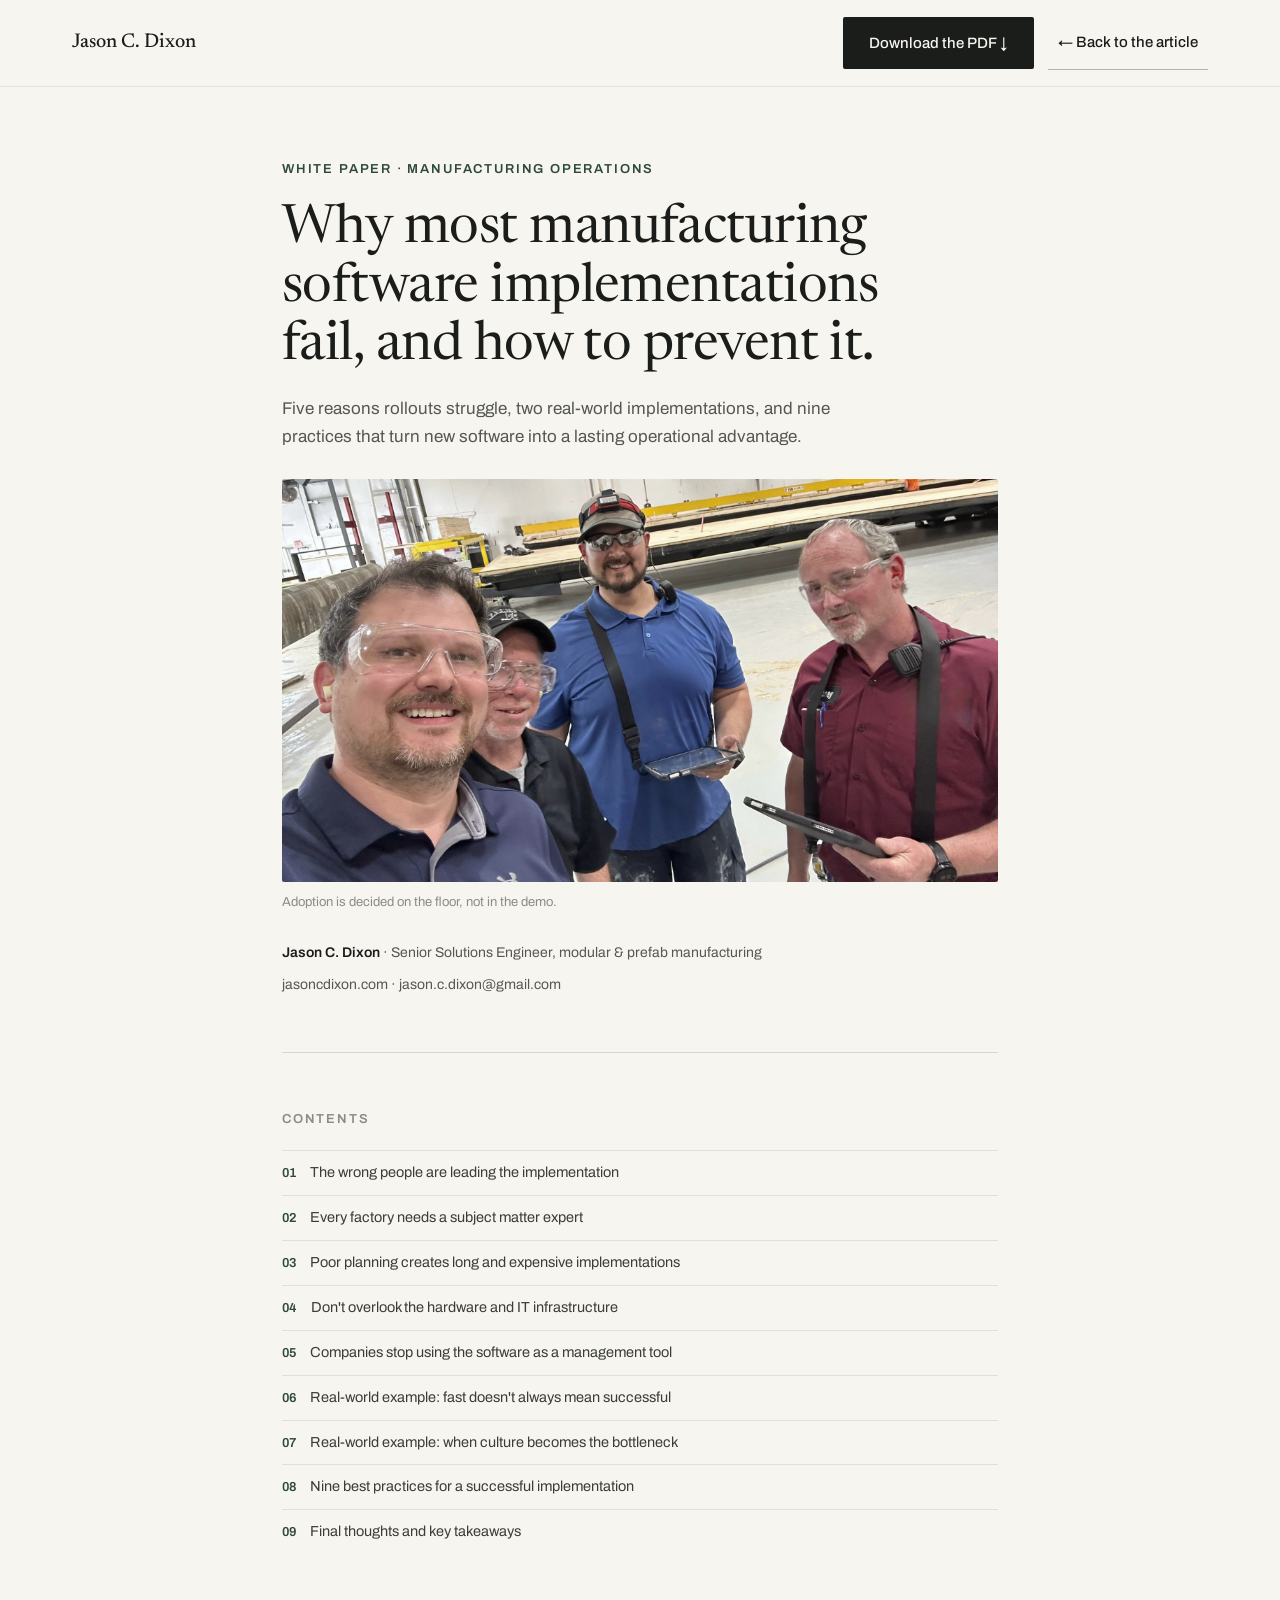
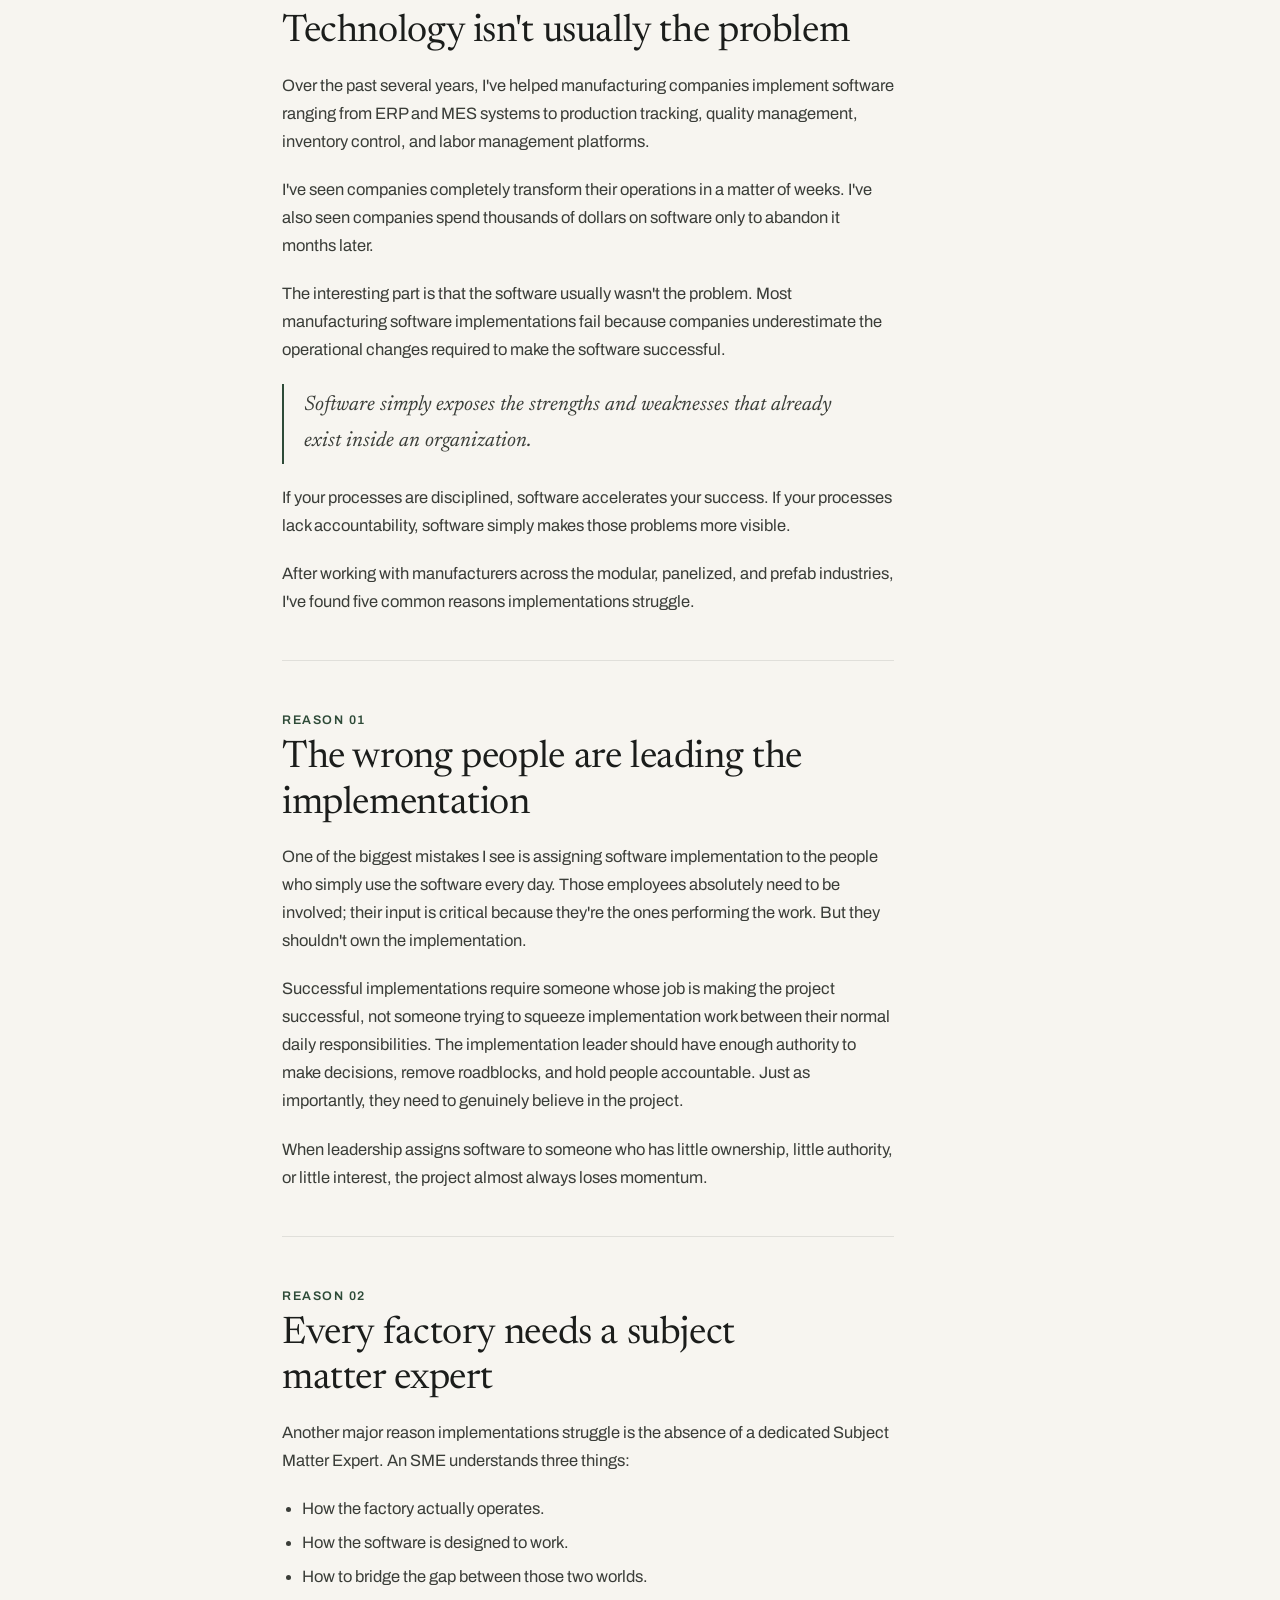
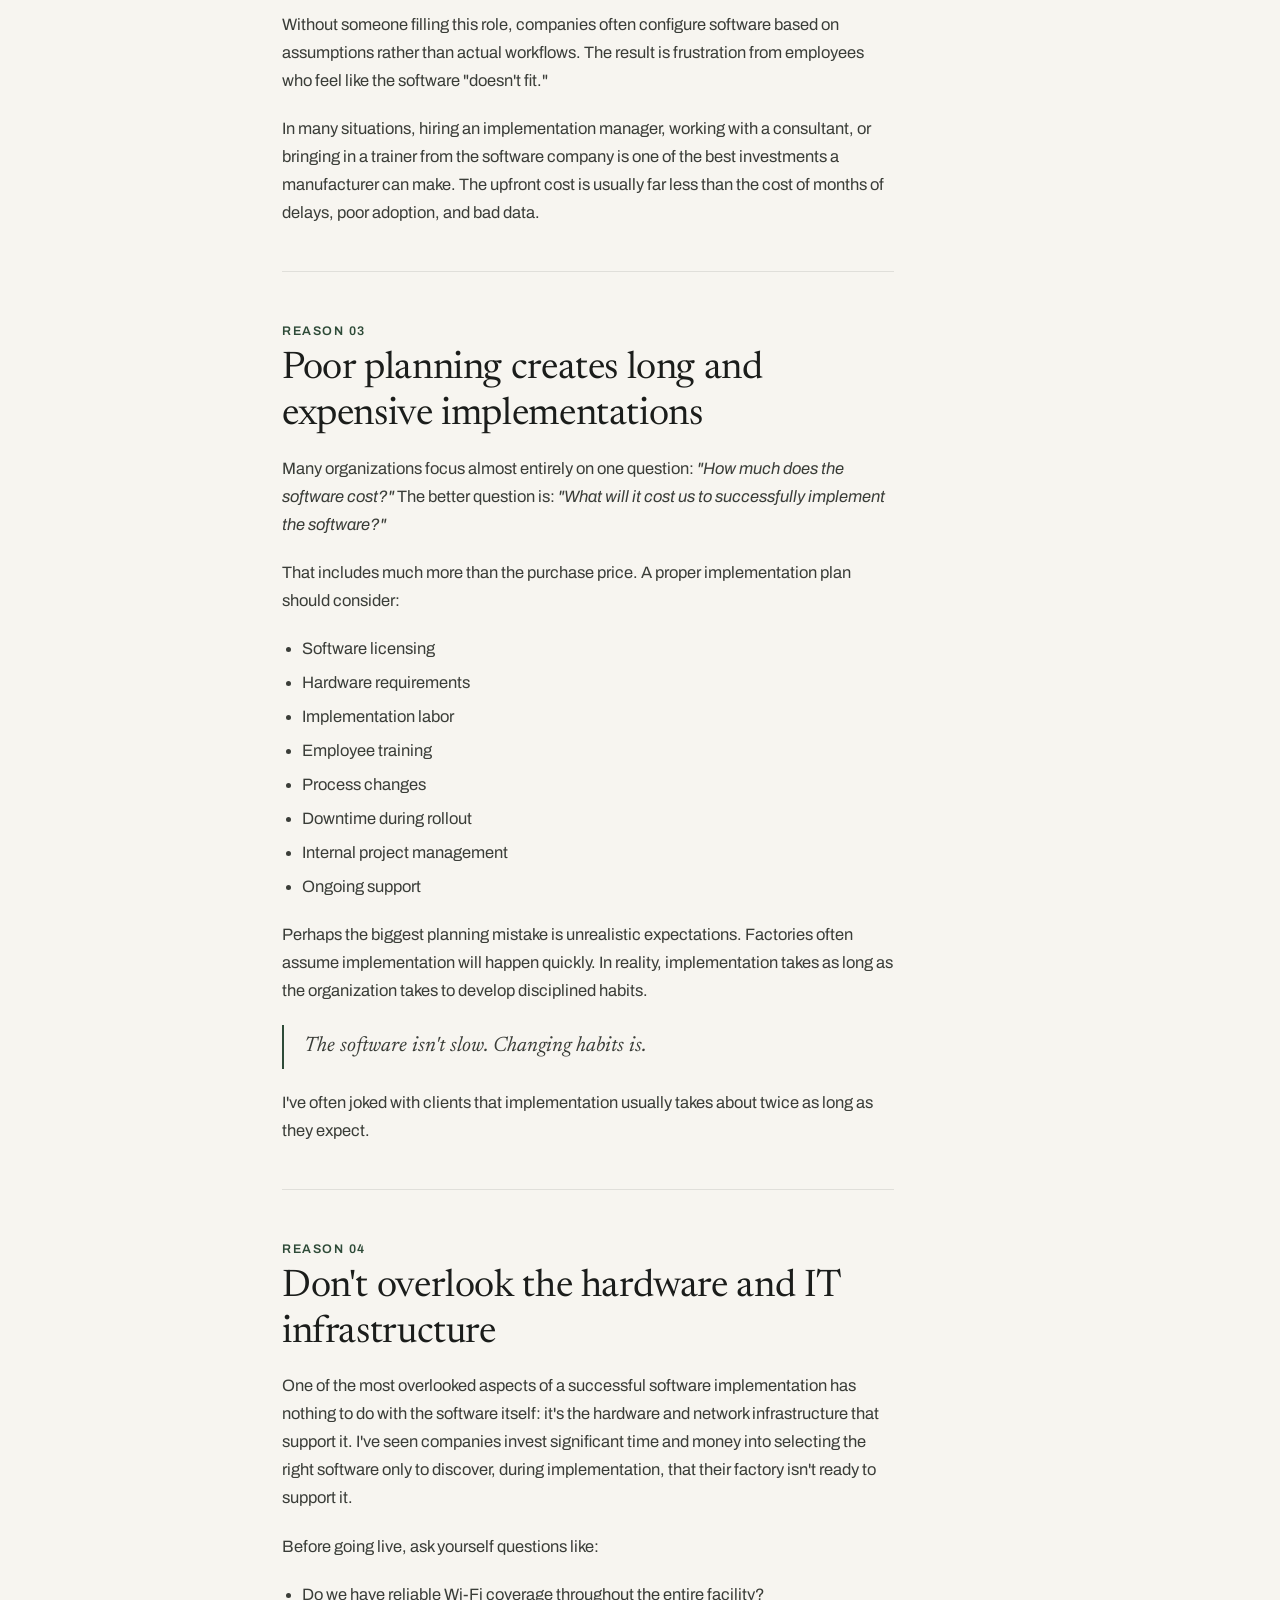
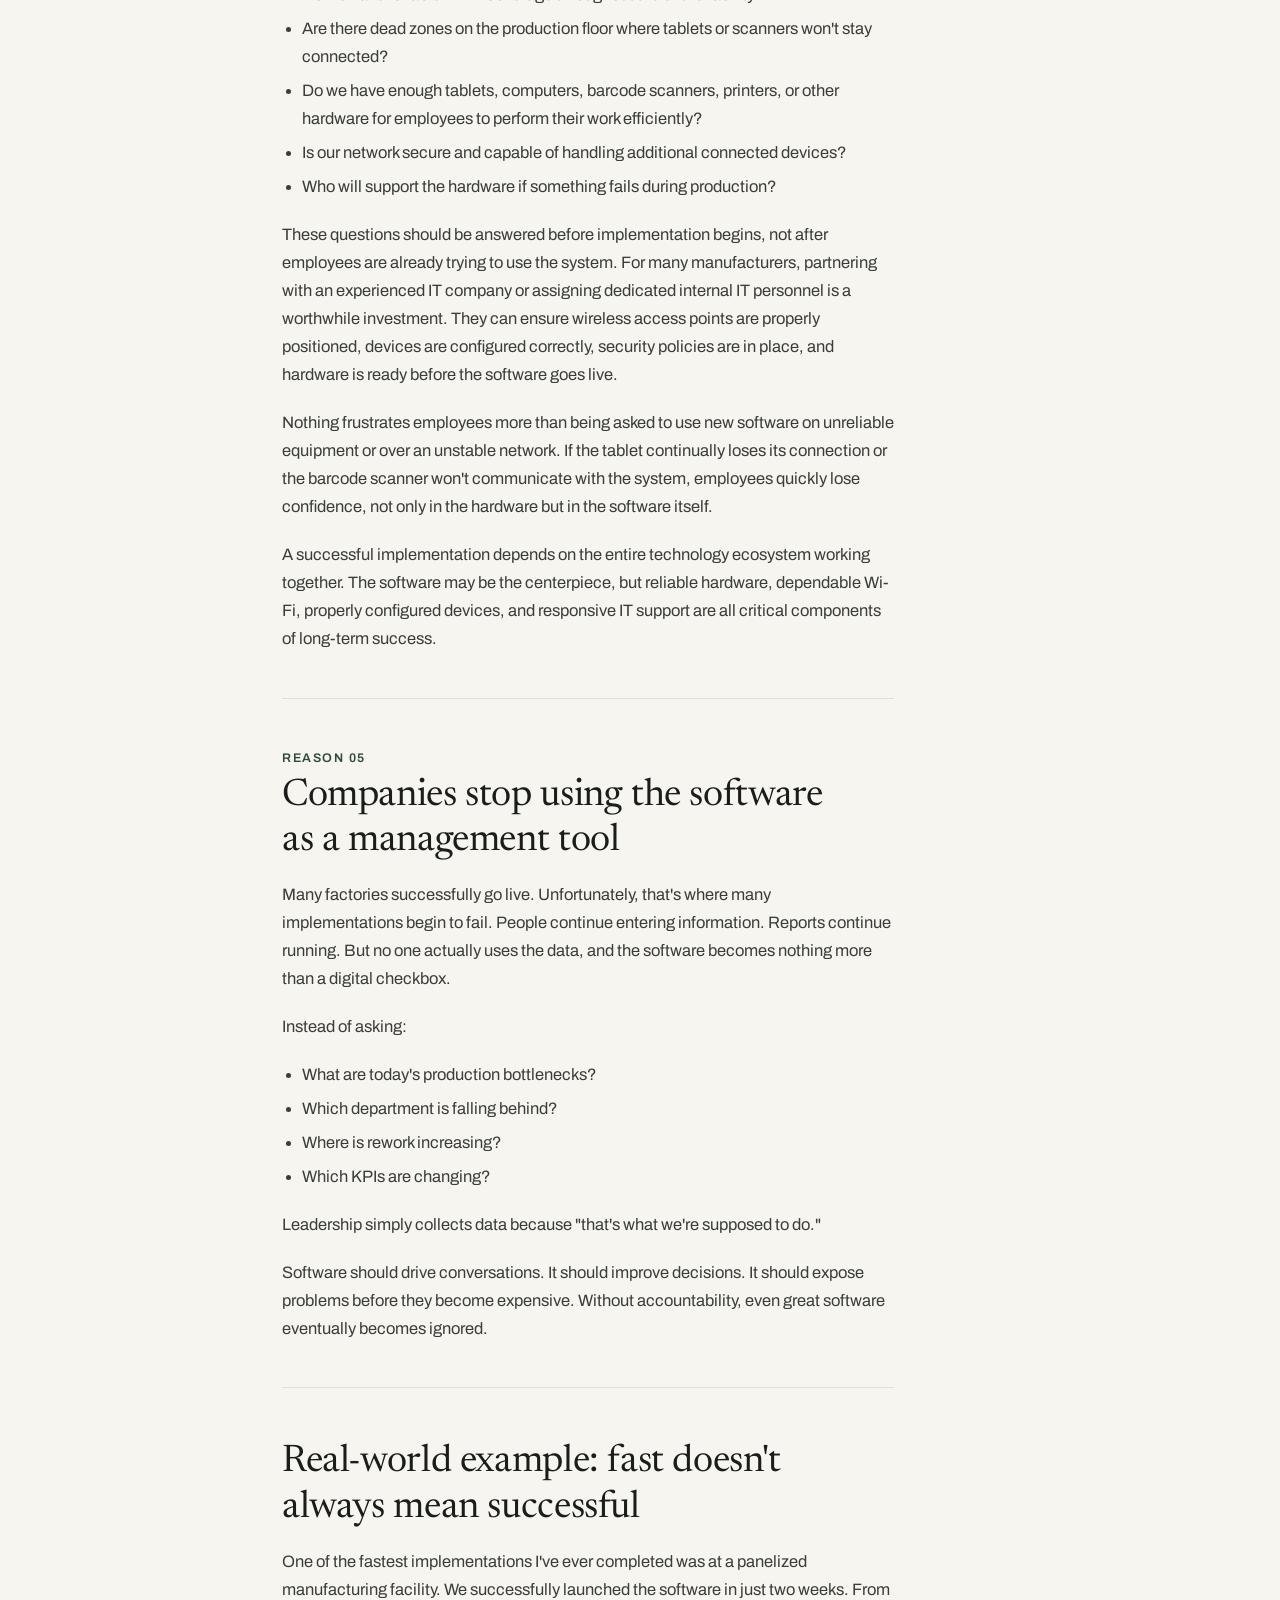
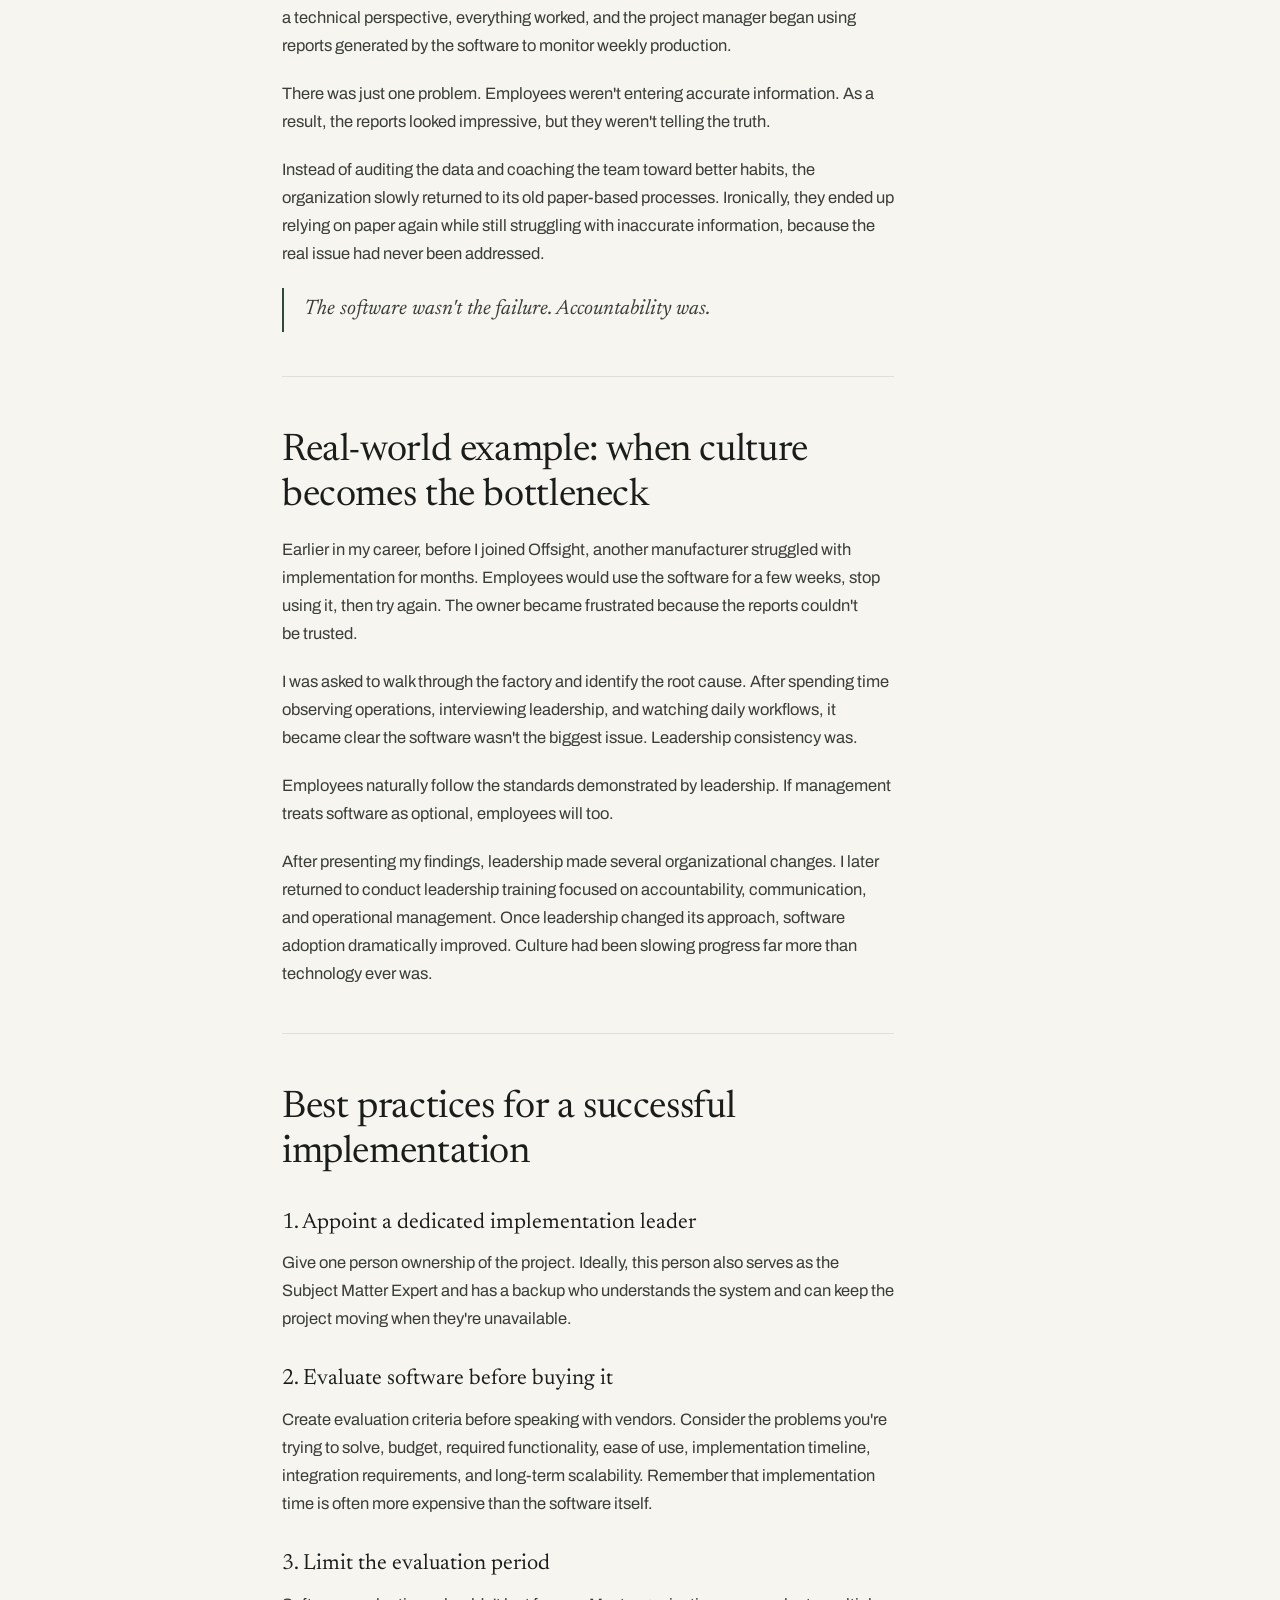
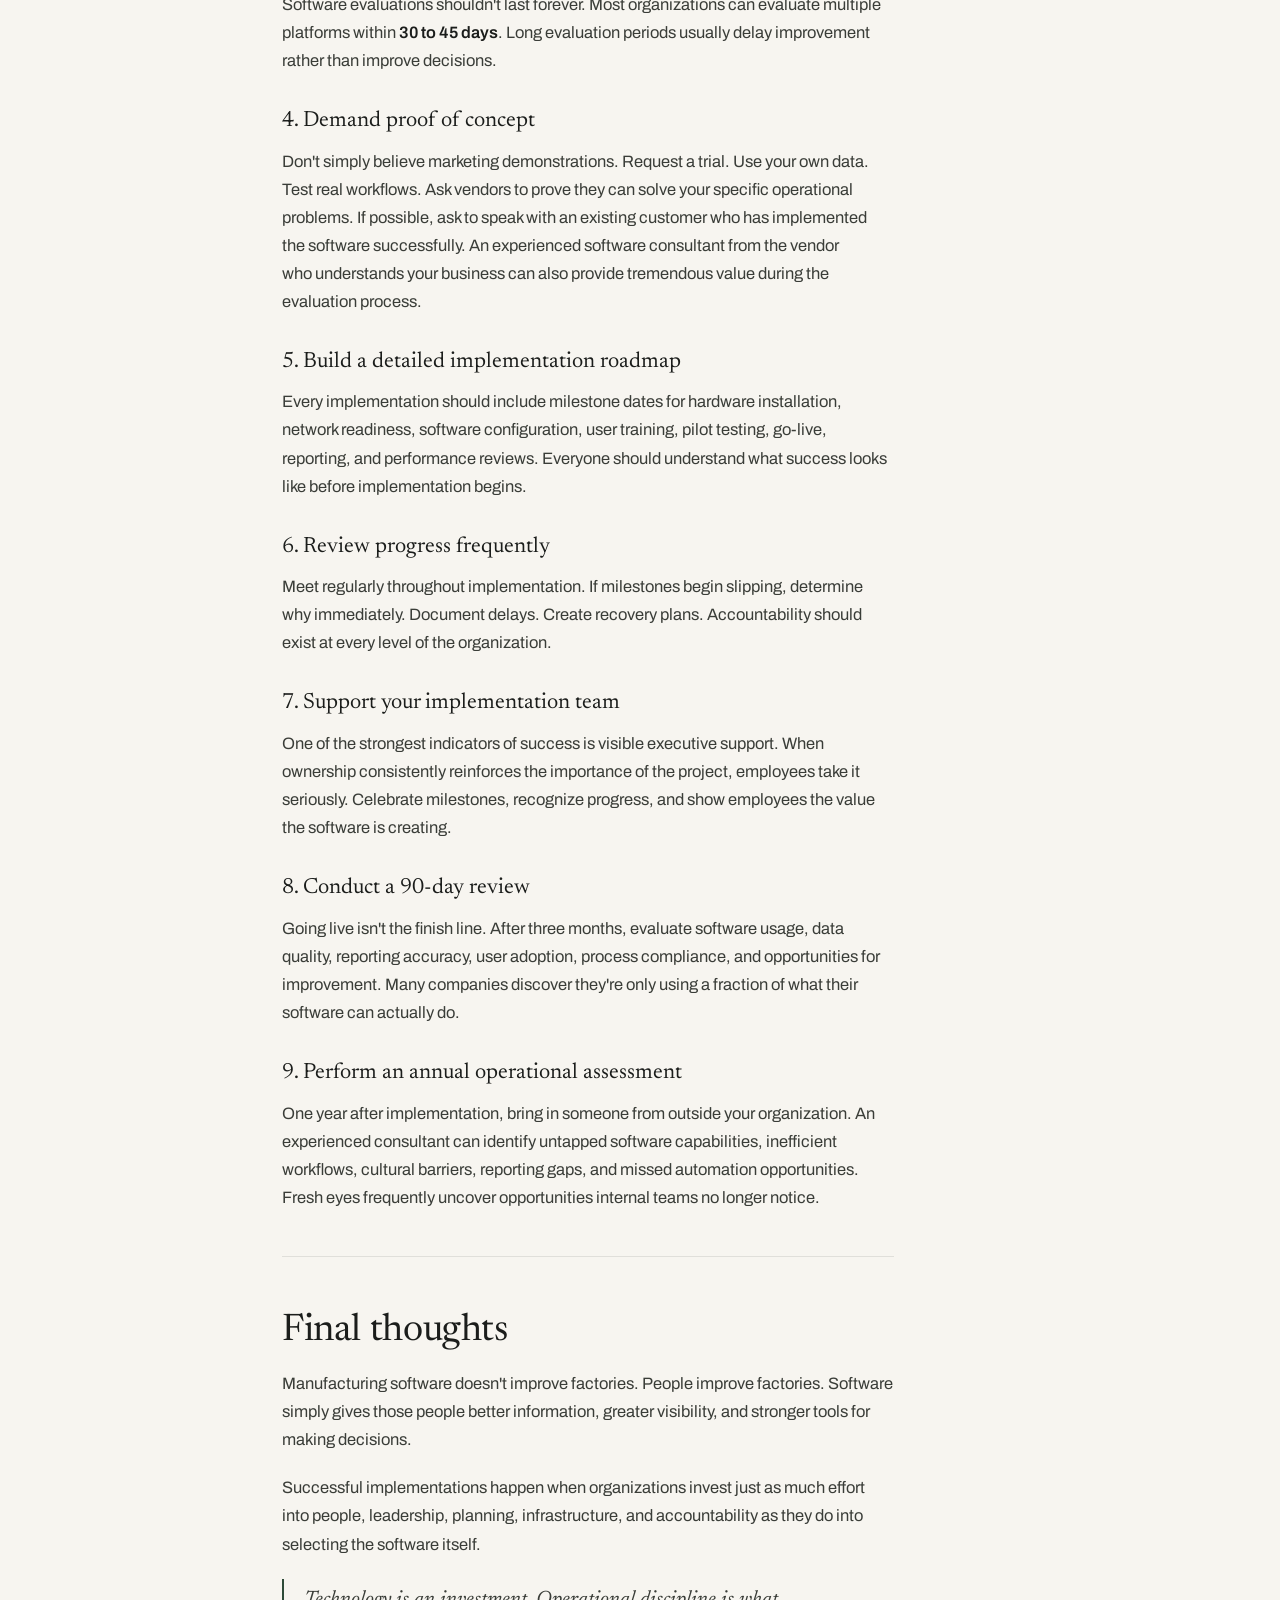
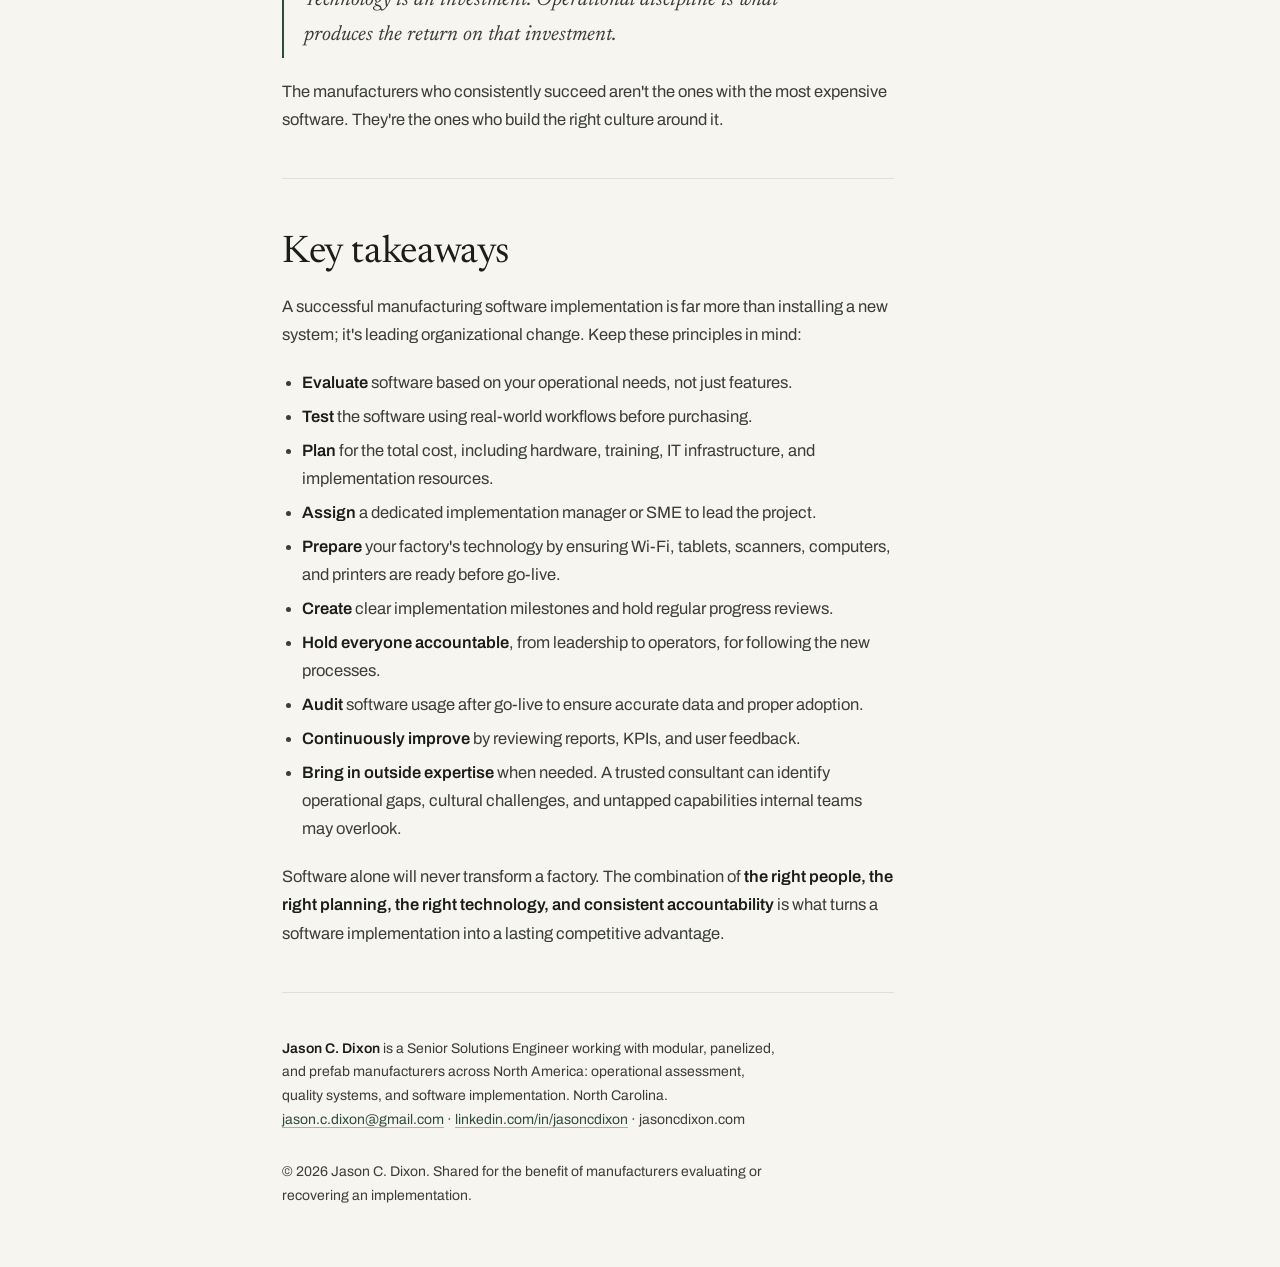
<file: whitepaper.html>
<!DOCTYPE html>
<html lang="en">
<head>
<meta charset="utf-8">
<meta name="viewport" content="width=device-width, initial-scale=1">
<title>Why Most Manufacturing Software Implementations Fail · White Paper · Jason C. Dixon</title>
<meta name="description" content="A white paper on why manufacturing software implementations struggle, with two real-world examples and nine best practices for a rollout that holds.">
<meta name="robots" content="noindex">
<meta name="theme-color" content="#F7F5F0">
<link rel="icon" href="favicon.svg" type="image/svg+xml">
<link rel="icon" href="favicon-32.png" sizes="32x32" type="image/png">
<link rel="apple-touch-icon" href="apple-touch-icon.png">
<link rel="preconnect" href="https://fonts.googleapis.com">
<link rel="preconnect" href="https://fonts.gstatic.com" crossorigin>
<link href="https://fonts.googleapis.com/css2?family=Newsreader:ital,opsz,wght@0,6..72,400;0,6..72,500;1,6..72,400&family=Archivo:wght@400;500;600&display=swap" rel="stylesheet">
<link rel="stylesheet" href="assets/css/tokens.css">
<link rel="stylesheet" href="assets/css/styles.css">
</head>
<body class="doc" id="top">

<div class="doc__bar no-print">
  <a class="nav__mark" href="index.html">Jason C. Dixon</a>
  <div class="actions">
    <a class="btn" href="assets/white-paper-implementations.pdf" download>Download the PDF ↓</a>
    <a class="btn btn--text" href="why-implementations-fail.html">← Back to the article</a>
  </div>
</div>

<main class="sheet" id="main">

  <header class="sheet__cover">
    <p class="kicker kicker--accent">White paper · Manufacturing operations</p>
    <h1>Why most manufacturing software implementations fail, and how to prevent it.</h1>
    <p class="lead">Five reasons rollouts struggle, two real-world implementations, and nine practices that turn new software into a lasting operational advantage.</p>
    <figure class="article__hero" style="margin-bottom: 28px;">
      <img src="assets/img/floor-04-tablets-on-the-line.jpeg" alt="Production crew on a panelized manufacturing floor holding tablets running production tracking software">
      <figcaption>Adoption is decided on the floor, not in the demo.</figcaption>
    </figure>
    <div class="sheet__meta">
      <p style="margin: 0;"><strong style="font-weight: 600; color: var(--ink);">Jason C. Dixon</strong> · Senior Solutions Engineer, modular &amp; prefab manufacturing</p>
      <p style="margin: 0;">jasoncdixon.com · jason.c.dixon@gmail.com</p>
    </div>
  </header>

  <nav class="sheet__toc" aria-label="Contents">
    <p class="kicker">Contents</p>
    <ol>
      <li>The wrong people are leading the implementation</li>
      <li>Every factory needs a subject matter expert</li>
      <li>Poor planning creates long and expensive implementations</li>
      <li>Don't overlook the hardware and IT infrastructure</li>
      <li>Companies stop using the software as a management tool</li>
      <li>Real-world example: fast doesn't always mean successful</li>
      <li>Real-world example: when culture becomes the bottleneck</li>
      <li>Nine best practices for a successful implementation</li>
      <li>Final thoughts and key takeaways</li>
    </ol>
  </nav>

  <div class="prose">

    <h2>Technology isn't usually the problem</h2>
    <p>Over the past several years, I've helped manufacturing companies implement software ranging from ERP and MES systems to production tracking, quality management, inventory control, and labor management platforms.</p>
    <p>I've seen companies completely transform their operations in a matter of weeks. I've also seen companies spend thousands of dollars on software only to abandon it months later.</p>
    <p>The interesting part is that the software usually wasn't the problem. Most manufacturing software implementations fail because companies underestimate the operational changes required to make the software successful.</p>
    <p class="pull">Software simply exposes the strengths and weaknesses that already exist inside an organization.</p>
    <p>If your processes are disciplined, software accelerates your success. If your processes lack accountability, software simply makes those problems more visible.</p>
    <p>After working with manufacturers across the modular, panelized, and prefab industries, I've found five common reasons implementations struggle.</p>

    <hr>

    <h2><span class="numbered">Reason 01</span>The wrong people are leading the implementation</h2>
    <p>One of the biggest mistakes I see is assigning software implementation to the people who simply use the software every day. Those employees absolutely need to be involved; their input is critical because they're the ones performing the work. But they shouldn't own the implementation.</p>
    <p>Successful implementations require someone whose job is making the project successful, not someone trying to squeeze implementation work between their normal daily responsibilities. The implementation leader should have enough authority to make decisions, remove roadblocks, and hold people accountable. Just as importantly, they need to genuinely believe in the project.</p>
    <p>When leadership assigns software to someone who has little ownership, little authority, or little interest, the project almost always loses momentum.</p>

    <hr>

    <h2><span class="numbered">Reason 02</span>Every factory needs a subject matter expert</h2>
    <p>Another major reason implementations struggle is the absence of a dedicated Subject Matter Expert. An SME understands three things:</p>
    <ul>
      <li>How the factory actually operates.</li>
      <li>How the software is designed to work.</li>
      <li>How to bridge the gap between those two worlds.</li>
    </ul>
    <p>Without someone filling this role, companies often configure software based on assumptions rather than actual workflows. The result is frustration from employees who feel like the software "doesn't fit."</p>
    <p>In many situations, hiring an implementation manager, working with a consultant, or bringing in a trainer from the software company is one of the best investments a manufacturer can make. The upfront cost is usually far less than the cost of months of delays, poor adoption, and bad data.</p>

    <hr>

    <h2><span class="numbered">Reason 03</span>Poor planning creates long and expensive implementations</h2>
    <p>Many organizations focus almost entirely on one question: <em>"How much does the software cost?"</em> The better question is: <em>"What will it cost us to successfully implement the software?"</em></p>
    <p>That includes much more than the purchase price. A proper implementation plan should consider:</p>
    <ul>
      <li>Software licensing</li>
      <li>Hardware requirements</li>
      <li>Implementation labor</li>
      <li>Employee training</li>
      <li>Process changes</li>
      <li>Downtime during rollout</li>
      <li>Internal project management</li>
      <li>Ongoing support</li>
    </ul>
    <p>Perhaps the biggest planning mistake is unrealistic expectations. Factories often assume implementation will happen quickly. In reality, implementation takes as long as the organization takes to develop disciplined habits.</p>
    <p class="pull">The software isn't slow. Changing habits is.</p>
    <p>I've often joked with clients that implementation usually takes about twice as long as they expect.</p>

    <hr>

    <h2><span class="numbered">Reason 04</span>Don't overlook the hardware and IT infrastructure</h2>
    <p>One of the most overlooked aspects of a successful software implementation has nothing to do with the software itself: it's the hardware and network infrastructure that support it. I've seen companies invest significant time and money into selecting the right software only to discover, during implementation, that their factory isn't ready to support it.</p>
    <p>Before going live, ask yourself questions like:</p>
    <ul>
      <li>Do we have reliable Wi-Fi coverage throughout the entire facility?</li>
      <li>Are there dead zones on the production floor where tablets or scanners won't stay connected?</li>
      <li>Do we have enough tablets, computers, barcode scanners, printers, or other hardware for employees to perform their work efficiently?</li>
      <li>Is our network secure and capable of handling additional connected devices?</li>
      <li>Who will support the hardware if something fails during production?</li>
    </ul>
    <p>These questions should be answered before implementation begins, not after employees are already trying to use the system. For many manufacturers, partnering with an experienced IT company or assigning dedicated internal IT personnel is a worthwhile investment. They can ensure wireless access points are properly positioned, devices are configured correctly, security policies are in place, and hardware is ready before the software goes live.</p>
    <p>Nothing frustrates employees more than being asked to use new software on unreliable equipment or over an unstable network. If the tablet continually loses its connection or the barcode scanner won't communicate with the system, employees quickly lose confidence, not only in the hardware but in the software itself.</p>
    <p>A successful implementation depends on the entire technology ecosystem working together. The software may be the centerpiece, but reliable hardware, dependable Wi-Fi, properly configured devices, and responsive IT support are all critical components of long-term success.</p>

    <hr>

    <h2><span class="numbered">Reason 05</span>Companies stop using the software as a management tool</h2>
    <p>Many factories successfully go live. Unfortunately, that's where many implementations begin to fail. People continue entering information. Reports continue running. But no one actually uses the data, and the software becomes nothing more than a digital checkbox.</p>
    <p>Instead of asking:</p>
    <ul>
      <li>What are today's production bottlenecks?</li>
      <li>Which department is falling behind?</li>
      <li>Where is rework increasing?</li>
      <li>Which KPIs are changing?</li>
    </ul>
    <p>Leadership simply collects data because "that's what we're supposed to do."</p>
    <p>Software should drive conversations. It should improve decisions. It should expose problems before they become expensive. Without accountability, even great software eventually becomes ignored.</p>

    <hr>

    <h2>Real-world example: fast doesn't always mean successful</h2>
    <p>One of the fastest implementations I've ever completed was at a panelized manufacturing facility. We successfully launched the software in just two weeks. From a technical perspective, everything worked, and the project manager began using reports generated by the software to monitor weekly production.</p>
    <p>There was just one problem. Employees weren't entering accurate information. As a result, the reports looked impressive, but they weren't telling the truth.</p>
    <p>Instead of auditing the data and coaching the team toward better habits, the organization slowly returned to its old paper-based processes. Ironically, they ended up relying on paper again while still struggling with inaccurate information, because the real issue had never been addressed.</p>
    <p class="pull">The software wasn't the failure. Accountability was.</p>

    <hr>

    <h2>Real-world example: when culture becomes the bottleneck</h2>
    <p>Earlier in my career, before I joined Offsight, another manufacturer struggled with implementation for months. Employees would use the software for a few weeks, stop using it, then try again. The owner became frustrated because the reports couldn't be trusted.</p>
    <p>I was asked to walk through the factory and identify the root cause. After spending time observing operations, interviewing leadership, and watching daily workflows, it became clear the software wasn't the biggest issue. Leadership consistency was.</p>
    <p>Employees naturally follow the standards demonstrated by leadership. If management treats software as optional, employees will too.</p>
    <p>After presenting my findings, leadership made several organizational changes. I later returned to conduct leadership training focused on accountability, communication, and operational management. Once leadership changed its approach, software adoption dramatically improved. Culture had been slowing progress far more than technology ever was.</p>

    <hr>

    <h2>Best practices for a successful implementation</h2>

    <h3>1. Appoint a dedicated implementation leader</h3>
    <p>Give one person ownership of the project. Ideally, this person also serves as the Subject Matter Expert and has a backup who understands the system and can keep the project moving when they're unavailable.</p>

    <h3>2. Evaluate software before buying it</h3>
    <p>Create evaluation criteria before speaking with vendors. Consider the problems you're trying to solve, budget, required functionality, ease of use, implementation timeline, integration requirements, and long-term scalability. Remember that implementation time is often more expensive than the software itself.</p>

    <h3>3. Limit the evaluation period</h3>
    <p>Software evaluations shouldn't last forever. Most organizations can evaluate multiple platforms within <strong>30 to 45 days</strong>. Long evaluation periods usually delay improvement rather than improve decisions.</p>

    <h3>4. Demand proof of concept</h3>
    <p>Don't simply believe marketing demonstrations. Request a trial. Use your own data. Test real workflows. Ask vendors to prove they can solve your specific operational problems. If possible, ask to speak with an existing customer who has implemented the software successfully. An experienced software consultant from the vendor who understands your business can also provide tremendous value during the evaluation process.</p>

    <h3>5. Build a detailed implementation roadmap</h3>
    <p>Every implementation should include milestone dates for hardware installation, network readiness, software configuration, user training, pilot testing, go-live, reporting, and performance reviews. Everyone should understand what success looks like before implementation begins.</p>

    <h3>6. Review progress frequently</h3>
    <p>Meet regularly throughout implementation. If milestones begin slipping, determine why immediately. Document delays. Create recovery plans. Accountability should exist at every level of the organization.</p>

    <h3>7. Support your implementation team</h3>
    <p>One of the strongest indicators of success is visible executive support. When ownership consistently reinforces the importance of the project, employees take it seriously. Celebrate milestones, recognize progress, and show employees the value the software is creating.</p>

    <h3>8. Conduct a 90-day review</h3>
    <p>Going live isn't the finish line. After three months, evaluate software usage, data quality, reporting accuracy, user adoption, process compliance, and opportunities for improvement. Many companies discover they're only using a fraction of what their software can actually do.</p>

    <h3>9. Perform an annual operational assessment</h3>
    <p>One year after implementation, bring in someone from outside your organization. An experienced consultant can identify untapped software capabilities, inefficient workflows, cultural barriers, reporting gaps, and missed automation opportunities. Fresh eyes frequently uncover opportunities internal teams no longer notice.</p>

    <hr>

    <h2>Final thoughts</h2>
    <p>Manufacturing software doesn't improve factories. People improve factories. Software simply gives those people better information, greater visibility, and stronger tools for making decisions.</p>
    <p>Successful implementations happen when organizations invest just as much effort into people, leadership, planning, infrastructure, and accountability as they do into selecting the software itself.</p>
    <p class="pull">Technology is an investment. Operational discipline is what produces the return on that investment.</p>
    <p>The manufacturers who consistently succeed aren't the ones with the most expensive software. They're the ones who build the right culture around it.</p>

    <hr>

    <h2>Key takeaways</h2>
    <p>A successful manufacturing software implementation is far more than installing a new system; it's leading organizational change. Keep these principles in mind:</p>
    <ul>
      <li><strong>Evaluate</strong> software based on your operational needs, not just features.</li>
      <li><strong>Test</strong> the software using real-world workflows before purchasing.</li>
      <li><strong>Plan</strong> for the total cost, including hardware, training, IT infrastructure, and implementation resources.</li>
      <li><strong>Assign</strong> a dedicated implementation manager or SME to lead the project.</li>
      <li><strong>Prepare</strong> your factory's technology by ensuring Wi-Fi, tablets, scanners, computers, and printers are ready before go-live.</li>
      <li><strong>Create</strong> clear implementation milestones and hold regular progress reviews.</li>
      <li><strong>Hold everyone accountable</strong>, from leadership to operators, for following the new processes.</li>
      <li><strong>Audit</strong> software usage after go-live to ensure accurate data and proper adoption.</li>
      <li><strong>Continuously improve</strong> by reviewing reports, KPIs, and user feedback.</li>
      <li><strong>Bring in outside expertise</strong> when needed. A trusted consultant can identify operational gaps, cultural challenges, and untapped capabilities internal teams may overlook.</li>
    </ul>
    <p>Software alone will never transform a factory. The combination of <strong>the right people, the right planning, the right technology, and consistent accountability</strong> is what turns a software implementation into a lasting competitive advantage.</p>

    <hr>

    <p class="small" style="max-width: 62ch;"><strong style="color: var(--ink);">Jason C. Dixon</strong> is a Senior Solutions Engineer working with modular, panelized, and prefab manufacturers across North America: operational assessment, quality systems, and software implementation. North Carolina.<br>
    <a class="inline-link" href="mailto:jason.c.dixon@gmail.com">jason.c.dixon@gmail.com</a> · <a class="inline-link" href="https://www.linkedin.com/in/jasoncdixon">linkedin.com/in/jasoncdixon</a> · jasoncdixon.com</p>
    <p class="meta" style="margin-top: 28px;">© 2026 Jason C. Dixon. Shared for the benefit of manufacturers evaluating or recovering an implementation.</p>

  </div>
</main>

</body>
</html>
</file>
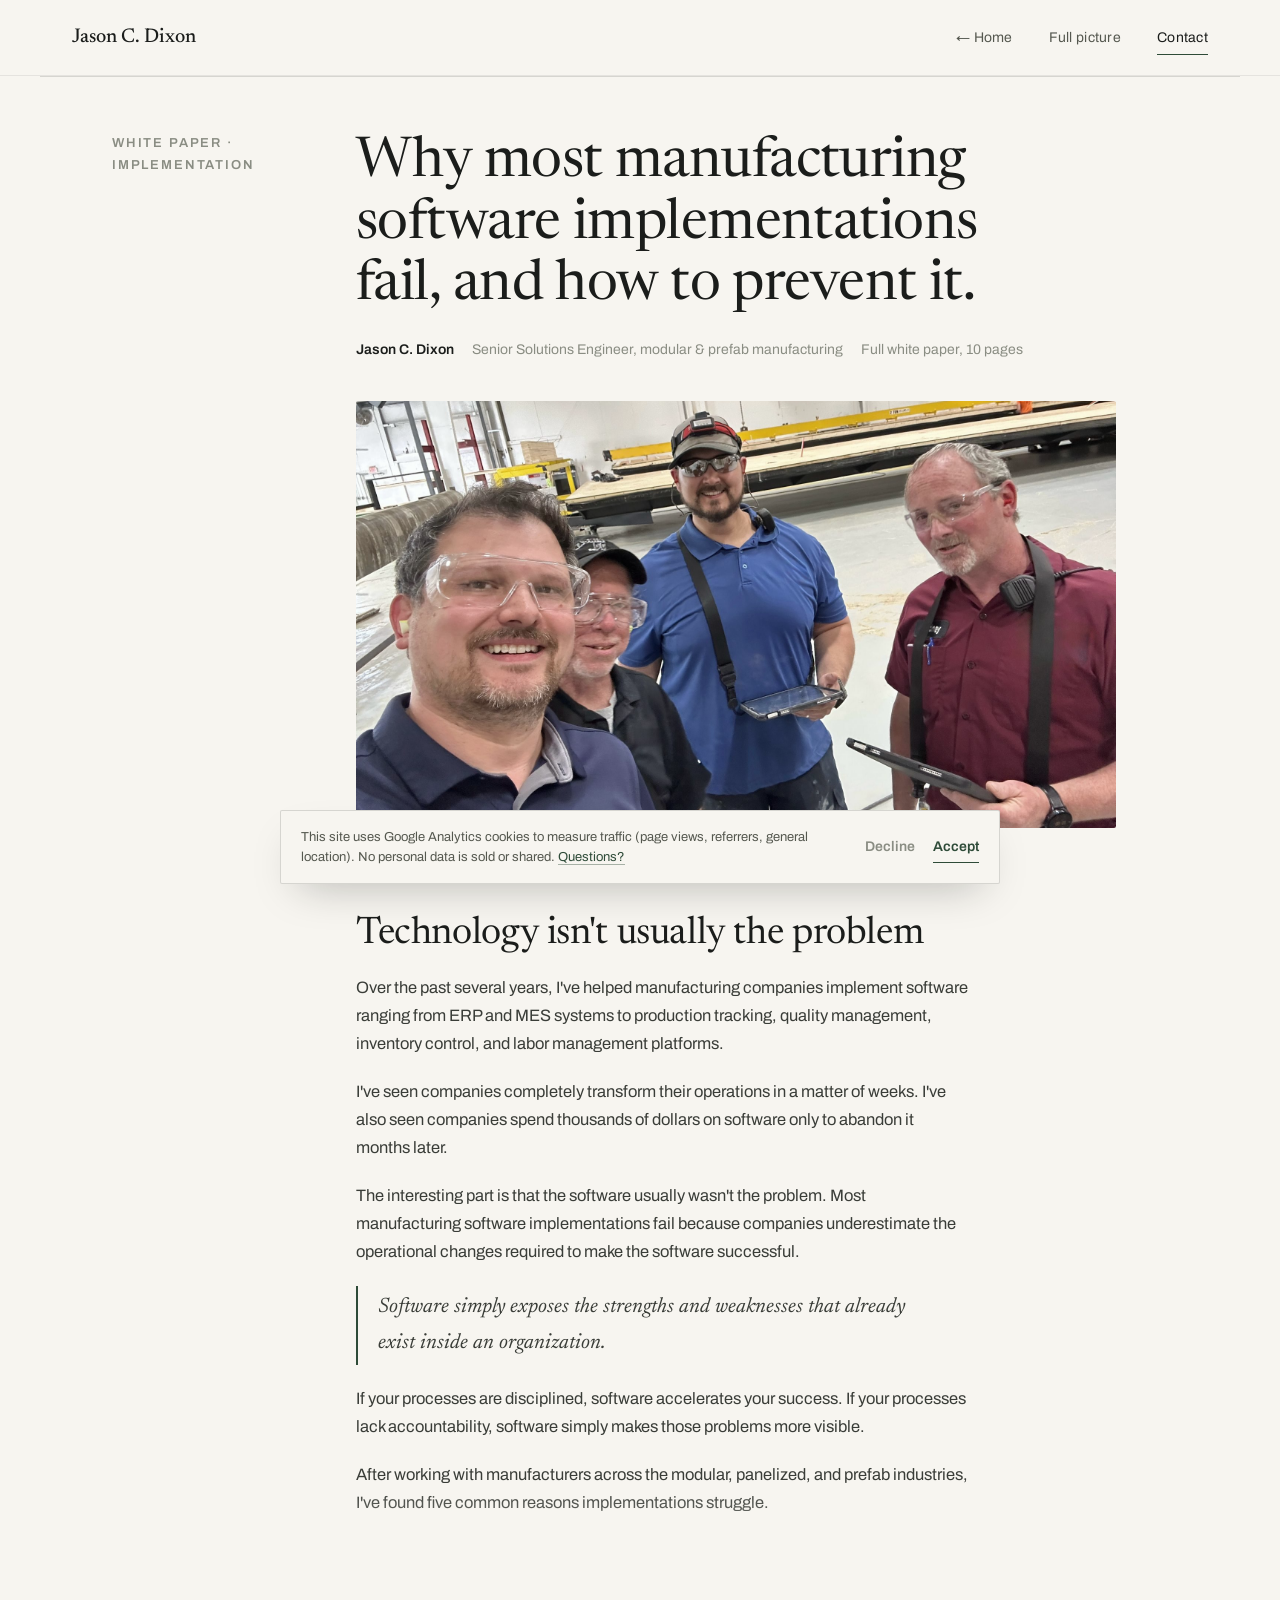
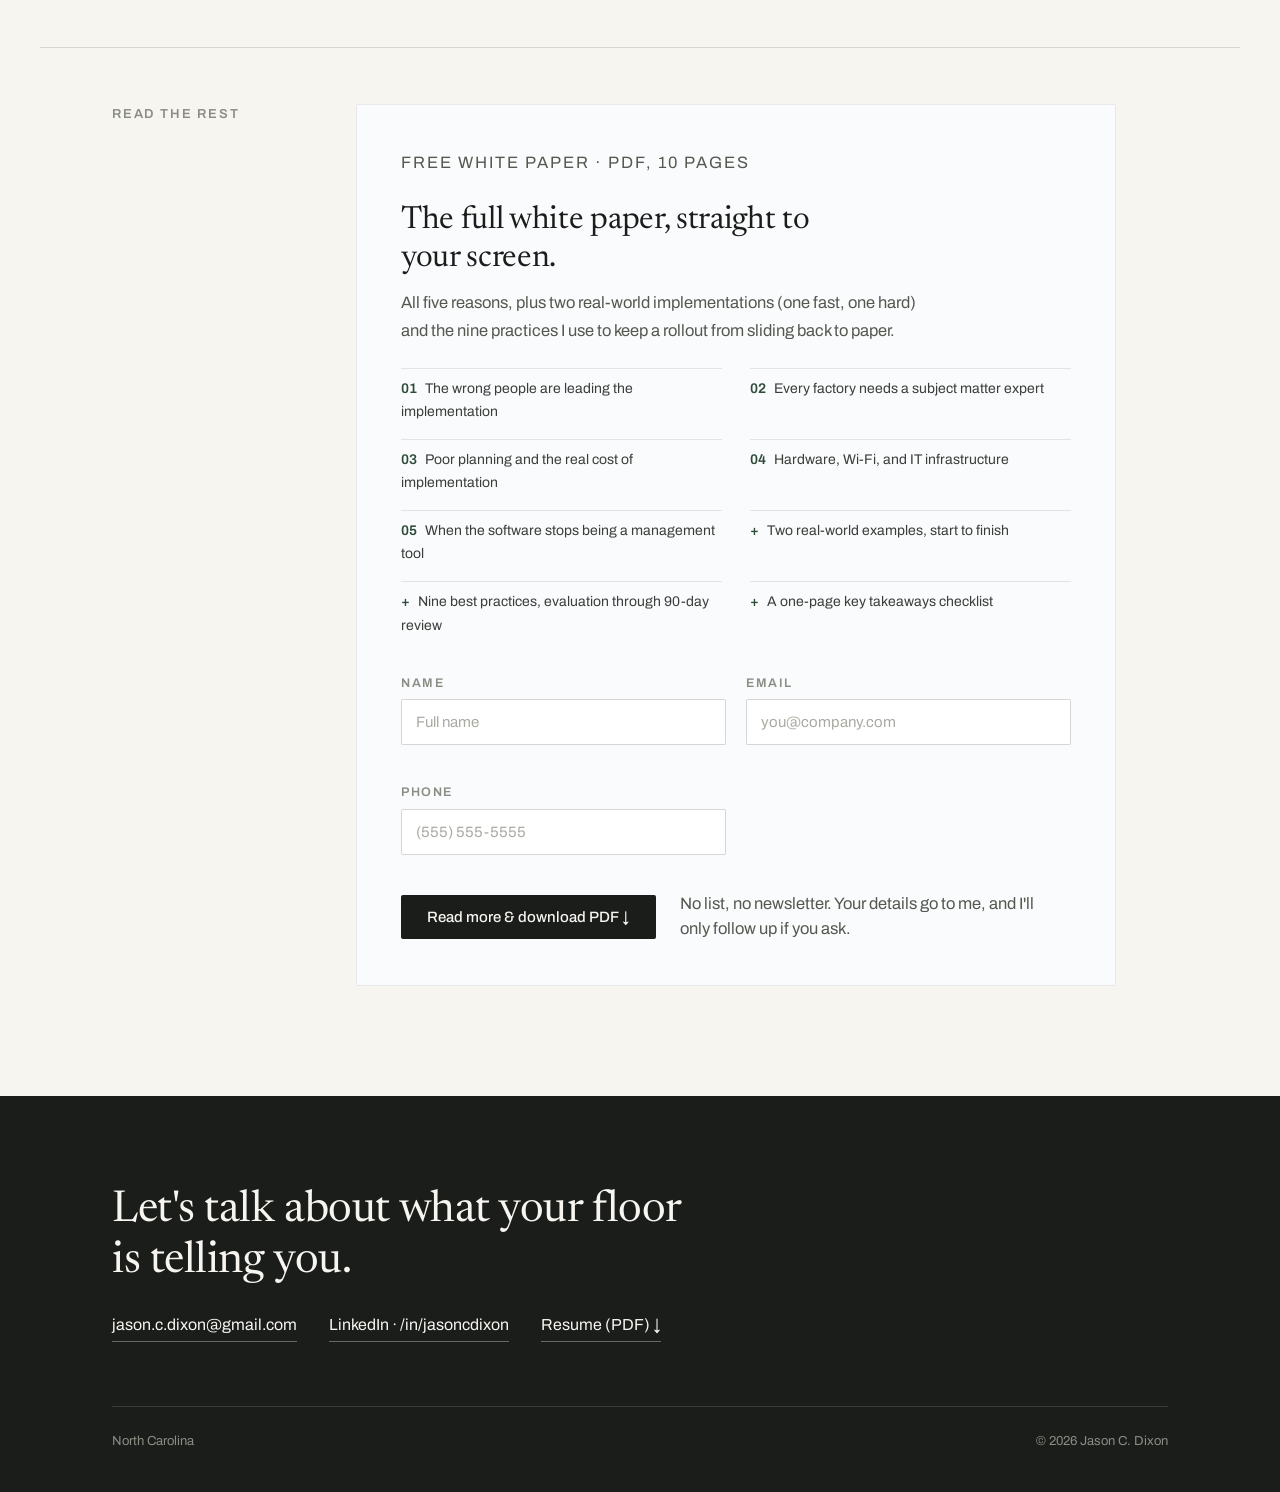
<file: why-implementations-fail.html>
<!DOCTYPE html>
<html lang="en">
<head>
<meta charset="utf-8">
<meta name="viewport" content="width=device-width, initial-scale=1">
<title>Why Most Manufacturing Software Implementations Fail · Jason C. Dixon</title>
<meta name="description" content="Most manufacturing software implementations don't fail because of the software. Five reasons they struggle, two real-world examples, and nine practices that make them stick.">
<meta name="author" content="Jason C. Dixon">
<meta name="robots" content="index, follow, max-image-preview:large">
<link rel="canonical" href="https://jasoncdixon.com/why-implementations-fail.html">
<meta name="theme-color" content="#F7F5F0">

<!-- Open Graph -->
<meta property="og:type" content="article">
<meta property="og:title" content="Why Most Manufacturing Software Implementations Fail (And How to Prevent It)">
<meta property="og:description" content="Software exposes the strengths and weaknesses that already exist inside an organization.">
<meta property="og:url" content="https://jasoncdixon.com/why-implementations-fail.html">
<meta property="og:image" content="https://jasoncdixon.com/assets/img/floor-04-tablets-on-the-line.jpeg">
<meta property="og:image:alt" content="Production crew on a panelized manufacturing floor using tablets on the line">
<meta property="og:locale" content="en_US">
<meta property="article:author" content="https://jasoncdixon.com/">

<!-- Twitter / X card -->
<meta name="twitter:card" content="summary_large_image">
<meta name="twitter:title" content="Why Most Manufacturing Software Implementations Fail (And How to Prevent It)">
<meta name="twitter:description" content="Five reasons rollouts struggle, two real-world examples, and nine practices that make them stick.">
<meta name="twitter:image" content="https://jasoncdixon.com/assets/img/floor-04-tablets-on-the-line.jpeg">

<!-- Structured data -->
<script type="application/ld+json">
{
  "@context": "https://schema.org",
  "@type": "Article",
  "@id": "https://jasoncdixon.com/why-implementations-fail.html#article",
  "mainEntityOfPage": "https://jasoncdixon.com/why-implementations-fail.html",
  "headline": "Why most manufacturing software implementations fail, and how to prevent it",
  "description": "Five reasons manufacturing software rollouts struggle, two real-world implementations, and nine practices that turn new software into a lasting operational advantage.",
  "image": "https://jasoncdixon.com/assets/img/floor-04-tablets-on-the-line.jpeg",
  "author": { "@type": "Person", "@id": "https://jasoncdixon.com/#jason", "name": "Jason C. Dixon", "url": "https://jasoncdixon.com/" },
  "datePublished": "2026-08-01",
  "inLanguage": "en-US"
}
</script>
<link rel="icon" href="favicon.svg" type="image/svg+xml">
<link rel="icon" href="favicon-32.png" sizes="32x32" type="image/png">
<link rel="apple-touch-icon" href="apple-touch-icon.png">
<link rel="preconnect" href="https://fonts.googleapis.com">
<link rel="preconnect" href="https://fonts.gstatic.com" crossorigin>
<link href="https://fonts.googleapis.com/css2?family=Newsreader:ital,opsz,wght@0,6..72,400;0,6..72,500;1,6..72,400&family=Archivo:wght@400;500;600&display=swap" rel="stylesheet">
<link rel="stylesheet" href="assets/css/tokens.css">
<link rel="stylesheet" href="assets/css/styles.css">
<script>document.documentElement.classList.add('js');</script>
<script src="assets/js/site.js" defer></script>
</head>
<body id="top">

<a class="skip" href="#main">Skip to content</a>

<nav class="nav">
  <a class="nav__mark" href="index.html">Jason C. Dixon</a>
  <div class="nav__links">
    <a href="index.html">← Home</a>
    <a href="details.html">Full picture</a>
    <a class="is-cta" href="index.html#contact">Contact</a>
  </div>
</nav>

<main id="main">

<article class="section">
  <div class="wrap split">
    <div class="split__rail"><p class="kicker">White paper · Implementation</p></div>
    <div class="split__body article">
      <h1 class="h1 h1--sub" style="max-width: 20ch;">Why most manufacturing software implementations fail, and how to prevent it.</h1>
      <div class="byline">
        <strong>Jason C. Dixon</strong>
        <span>Senior Solutions Engineer, modular &amp; prefab manufacturing</span>
        <span>Full white paper, 10 pages</span>
      </div>

      <figure class="article__hero">
        <img src="assets/img/floor-04-tablets-on-the-line.jpeg" alt="Production crew on a panelized manufacturing floor holding tablets running production tracking software">
        <figcaption>Adoption is decided here, not in the demo.</figcaption>
      </figure>

      <div class="prose">
        <h2>Technology isn't usually the problem</h2>
        <p>Over the past several years, I've helped manufacturing companies implement software ranging from ERP and MES systems to production tracking, quality management, inventory control, and labor management platforms.</p>
        <p>I've seen companies completely transform their operations in a matter of weeks. I've also seen companies spend thousands of dollars on software only to abandon it months later.</p>
        <p>The interesting part is that the software usually wasn't the problem. Most manufacturing software implementations fail because companies underestimate the operational changes required to make the software successful.</p>
        <p class="pull">Software simply exposes the strengths and weaknesses that already exist inside an organization.</p>
        <p>If your processes are disciplined, software accelerates your success. If your processes lack accountability, software simply makes those problems more visible.</p>
        <p>After working with manufacturers across the modular, panelized, and prefab industries, I've found five common reasons implementations struggle.</p>
      </div>
    </div>
  </div>
</article>

<div class="gate-fade" aria-hidden="true"></div>

<section class="section" id="read-more" style="padding-bottom: clamp(64px, 9vw, 110px);">
  <div class="wrap split">
    <div class="split__rail"><p class="kicker">Read the rest</p></div>
    <div class="split__body">
      <div class="gate" id="gate">
        <div class="gate__form-wrap">
          <p class="eyebrow gate__eyebrow">Free white paper · PDF, 10 pages</p>
          <h2 class="h2 h2--wide" style="max-width: 24ch;">The full white paper, straight to your screen.</h2>
          <p>All five reasons, plus two real-world implementations (one fast, one hard) and the nine practices I use to keep a rollout from sliding back to paper.</p>
          <ul>
            <li><b>01</b>The wrong people are leading the implementation</li>
            <li><b>02</b>Every factory needs a subject matter expert</li>
            <li><b>03</b>Poor planning and the real cost of implementation</li>
            <li><b>04</b>Hardware, Wi-Fi, and IT infrastructure</li>
            <li><b>05</b>When the software stops being a management tool</li>
            <li><b>+</b>Two real-world examples, start to finish</li>
            <li><b>+</b>Nine best practices, evaluation through 90-day review</li>
            <li><b>+</b>A one-page key takeaways checklist</li>
          </ul>

          <form class="form" id="lead-form" novalidate>
            <div class="field">
              <label for="lead-name">Name</label>
              <input type="text" id="lead-name" name="name" autocomplete="name" placeholder="Full name" required>
              <span class="err" id="err-name"></span>
            </div>
            <div class="field">
              <label for="lead-email">Email</label>
              <input type="email" id="lead-email" name="email" autocomplete="email" placeholder="you@company.com" required>
              <span class="err" id="err-email"></span>
            </div>
            <div class="field">
              <label for="lead-phone">Phone</label>
              <input type="tel" id="lead-phone" name="phone" autocomplete="tel" placeholder="(555) 555-5555" required>
              <span class="err" id="err-phone"></span>
            </div>
            <div class="form__foot">
              <button class="btn" type="submit">Read more &amp; download PDF ↓</button>
              <p class="small">No list, no newsletter. Your details go to me, and I'll only follow up if you ask.</p>
            </div>
          </form>
        </div>

        <div class="gate__done" id="gate-done">
          <p class="eyebrow gate__eyebrow">Unlocked</p>
          <h2 class="h2 h2--wide" style="max-width: 24ch;">Thanks, the white paper is ready.</h2>
          <p>Download the designed PDF to keep and share, or read it right in your browser.</p>
          <div class="actions">
            <a class="btn" href="assets/white-paper-implementations.pdf" download id="wp-link">Download the PDF ↓</a>
            <a class="btn btn--text" href="whitepaper.html" target="_blank" rel="noopener">Read it in your browser ↗</a>
          </div>
          <p class="small" style="margin: 20px 0 0;">Questions about your own rollout? <a class="inline-link" href="index.html#contact">Get in touch.</a></p>
        </div>
      </div>
    </div>
  </div>
</section>

</main>

<footer class="footer footer--sub" id="contact">
  <div class="wrap">
    <h2 class="h2" style="font-size: clamp(28px, 3.6vw, 44px); line-height: 1.15; max-width: 24ch;">Let's talk about what your floor is telling you.</h2>
    <div class="footer__links" style="margin-bottom: clamp(44px, 6vw, 64px);">
      <a href="mailto:jason.c.dixon@gmail.com">jason.c.dixon@gmail.com</a>
      <a href="https://www.linkedin.com/in/jasoncdixon">LinkedIn · /in/jasoncdixon</a>
      <a href="uploads/Jason-C-Dixon-Resume.pdf">Resume (PDF) ↓</a>
    </div>
    <div class="footer__base">
      <p>North Carolina</p>
      <p>© 2026 Jason C. Dixon</p>
    </div>
  </div>
</footer>

<script>
(function () {
  var form = document.getElementById('lead-form');
  var gate = document.getElementById('gate');

  function fail(id, msg) {
    var input = document.getElementById('lead-' + id);
    document.getElementById('err-' + id).textContent = msg || '';
    input.setAttribute('aria-invalid', msg ? 'true' : 'false');
    return !msg;
  }

  form.addEventListener('submit', function (e) {
    e.preventDefault();
    var name = form.name.value.trim();
    var email = form.email.value.trim();
    var phone = form.phone.value.trim();

    var okName  = fail('name',  name.length < 2 ? 'Please enter your name.' : '');
    var okEmail = fail('email', /^[^\s@]+@[^\s@]+\.[^\s@]{2,}$/.test(email) ? '' : 'Please enter a valid email.');
    var okPhone = fail('phone', phone.replace(/\D/g, '').length < 10 ? 'Please enter a 10-digit phone number.' : '');
    if (!okName || !okEmail || !okPhone) return;

    // Send the lead to Jason via FormSubmit (first-ever submission emails an
    // activation link to jason.c.dixon@gmail.com; after activation, each
    // submission arrives by email). Fire-and-forget: the visitor is never
    // blocked on this request.
    try {
      fetch('https://formsubmit.co/ajax/jason.c.dixon@gmail.com', {
        method: 'POST',
        headers: { 'Content-Type': 'application/json', 'Accept': 'application/json' },
        body: JSON.stringify({
          _subject: 'White paper lead - jasoncdixon.com',
          name: name, email: email, phone: phone,
          asset: 'why-implementations-fail'
        })
      }).catch(function () {});
    } catch (err) {}
    try {
      localStorage.setItem('jcd_whitepaper_lead', JSON.stringify({
        name: name, email: email, phone: phone,
        asset: 'why-implementations-fail', at: new Date().toISOString()
      }));
      localStorage.setItem('jcd_whitepaper_unlocked', '1');
    } catch (err) {}

    gate.classList.add('is-done');
    document.getElementById('gate-done').setAttribute('tabindex', '-1');
    document.getElementById('gate-done').focus();
    window.open('whitepaper.html', '_blank', 'noopener');
  });

  // Already unlocked on a previous visit; skip the form.
  try {
    if (localStorage.getItem('jcd_whitepaper_unlocked') === '1') gate.classList.add('is-done');
  } catch (err) {}
})();
</script>

<!-- cookie consent banner (Google Analytics loads only after Accept) -->
<div class="cc-banner" id="ccBanner" role="dialog" aria-label="Cookie consent">
  <p class="cc-text">This site uses Google Analytics cookies to measure traffic (page views, referrers, general location). No personal data is sold or shared. <a href="mailto:jason.c.dixon@gmail.com">Questions?</a></p>
  <div class="cc-actions">
    <button type="button" class="cc-btn cc-decline" id="ccDecline">Decline</button>
    <button type="button" class="cc-btn cc-accept" id="ccAccept">Accept</button>
  </div>
</div>

</body>
</html>
</file>
<file: assets/css/tokens.css>
/* ==========================================================================
   Jason C. Dixon · Design Tokens
   Single source of truth for color, type, space, and radii.
   ========================================================================== */

:root {
  /* ---- Color ------------------------------------------------------------ */
  --paper:        #F7F5F0;   /* page background (warm off-white)            */
  --ink:          #1B1D1B;   /* headings, primary text, dark footer bg      */
  --body:         #3A3D38;   /* body copy                                   */
  --muted:        #55584F;   /* secondary text, nav links                   */
  --faint:        #8A8D83;   /* captions, kickers, metadata                 */
  --accent:       #2E4B38;   /* deep green: links, emphasis, numbers       */
  --accent-tint:  #9DB5A4;   /* green tint, dark surfaces only              */
  --card:         #FFFFFF;   /* card surface                                */
  --card-alt:     #EDEAE2;   /* warm callout surface                        */
  --band-blue:    #F9FBFD;   /* very light blue band (home stats)           */
  --band-sage:    #E9EDE3;   /* sage band (details gallery)                 */

  --line:         rgba(27, 29, 27, 0.15);  /* section top rules             */
  --line-soft:    rgba(27, 29, 27, 0.10);  /* row dividers                  */
  --line-faint:   rgba(27, 29, 27, 0.08);  /* card + nav borders            */

  --footer-line:  rgba(247, 245, 240, 0.14);
  --footer-link:  rgba(247, 245, 240, 0.35);
  --footer-muted: #B9BCB2;

  /* ---- Type families --------------------------------------------------- */
  --font-display: 'Newsreader', Georgia, 'Times New Roman', serif;
  --font-sans:    'Archivo', -apple-system, BlinkMacSystemFont, 'Segoe UI', sans-serif;

  /* ---- Type scale (fluid) ---------------------------------------------- */
  --fs-h1:        clamp(38px, 5.2vw, 64px);   /* home hero                  */
  --fs-h1-sub:    clamp(34px, 4.6vw, 56px);   /* secondary page hero        */
  --fs-h2:        clamp(26px, 3.2vw, 38px);   /* section heading            */
  --fs-h2-footer: clamp(30px, 4.2vw, 52px);   /* footer heading             */
  --fs-h3:        clamp(21px, 2.4vw, 27px);   /* case-card title            */
  --fs-h3-sm:     22px;                       /* discipline / column title  */
  --fs-stat:      40px;                       /* stat numeral               */
  --fs-quote:     clamp(19px, 2.2vw, 24px);   /* pull quote                 */
  --fs-lead:      17px;
  --fs-body:      16.5px;
  --fs-body-sm:   15.5px;
  --fs-ui:        15px;
  --fs-meta:      14.5px;
  --fs-small:     14px;
  --fs-kicker:    13px;
  --fs-eyebrow:   12.5px;

  /* ---- Type detail ----------------------------------------------------- */
  --lh-display:   1.08;
  --lh-heading:   1.2;
  --lh-body:      1.65;
  --lh-body-open: 1.7;
  --ls-tight:     -0.01em;
  --ls-kicker:    0.14em;
  --ls-eyebrow:   0.12em;

  /* ---- Space ----------------------------------------------------------- */
  --page-max:     1200px;
  --gutter:       clamp(24px, 6vw, 72px);
  --section-gap:  clamp(64px, 9vw, 110px);   /* space below a section       */
  --section-top:  clamp(32px, 5vw, 56px);    /* rule → content             */
  --col-gap:      clamp(28px, 5vw, 64px);    /* rail → content             */
  --rail-w:       180px;
  --card-pad:     clamp(24px, 3.5vw, 40px);
  --card-pad-sm:  clamp(22px, 3vw, 32px);

  /* ---- Radii & effects ------------------------------------------------- */
  --radius:       2px;                       /* near-square, everywhere     */
  --photo-sat:    saturate(0.88);
  --blur-nav:     blur(8px);
}
</file>
<file: assets/css/styles.css>
/* ==========================================================================
   Jason C. Dixon · Stylesheet
   Requires tokens.css to be loaded first.
   No media queries by design: fluidity comes from clamp(), flex-wrap,
   and grid auto-fit/auto-fill minmax().
   ========================================================================== */

*, *::before, *::after { box-sizing: border-box; }

html { scroll-behavior: smooth; }

body {
  margin: 0;
  background: var(--paper);
  color: var(--ink);
  font-family: var(--font-sans);
  font-size: var(--fs-body);
  line-height: var(--lh-body);
  -webkit-font-smoothing: antialiased;
  -moz-osx-font-smoothing: grayscale;
}

img { max-width: 100%; }

a { color: var(--accent); text-decoration: none; }
a:hover { color: var(--ink); }
a:focus-visible { outline: 2px solid var(--accent); outline-offset: 3px; }

::selection { background: var(--accent); color: var(--paper); }

.skip {
  position: absolute; left: -9999px; top: 0; z-index: 100;
  background: var(--ink); color: var(--paper);
  padding: 12px 18px; font-size: var(--fs-small);
}
.skip:focus { left: 12px; top: 12px; color: var(--paper); }

/* ---- Layout primitives -------------------------------------------------- */

.wrap { max-width: var(--page-max); margin: 0 auto; padding-inline: var(--gutter); }

.section { padding-bottom: var(--section-gap); }
.section > .wrap { padding-top: var(--section-top); border-top: 1px solid var(--line); }

/* Full-bleed tinted bands (used sparingly, one per page) */
.band { margin-bottom: var(--section-gap); }
.band > .wrap { padding-top: var(--section-top); padding-bottom: clamp(40px, 6vw, 64px); }
.band--blue { background: var(--band-blue); margin-bottom: clamp(56px, 8vw, 96px); }
.band--blue > .wrap { padding-top: clamp(16px, 2.5vw, 28px); padding-bottom: clamp(28px, 4vw, 44px); }
.band--sage { background: var(--band-sage); }

/* Rail + content: the signature two-column section shell */
.split { display: flex; flex-wrap: wrap; gap: var(--col-gap); }
.split__rail { flex: 0 0 var(--rail-w); min-width: 160px; }
.split__body { flex: 1 1 480px; min-width: min(300px, 100%); }

.grid { display: grid; gap: 20px; }
.grid--cards   { grid-template-columns: repeat(auto-fit,  minmax(min(300px, 100%), 1fr)); }
.grid--stats   { grid-template-columns: repeat(auto-fit,  minmax(200px, 1fr)); gap: 0; }
.grid--cols3   { grid-template-columns: repeat(auto-fit,  minmax(min(280px, 100%), 1fr)); gap: clamp(28px, 4vw, 48px); }
.grid--cols2   { grid-template-columns: repeat(auto-fit,  minmax(240px, 1fr)); gap: 12px 32px; max-width: 640px; }
.grid--gallery { grid-template-columns: repeat(auto-fill, minmax(260px, 1fr)); gap: 18px; }
.stack { display: flex; flex-direction: column; gap: 20px; }
.stack--lg { gap: 36px; }

/* ---- Type -------------------------------------------------------------- */

.kicker {
  margin: 0 0 20px;
  font-size: var(--fs-kicker); font-weight: 600;
  letter-spacing: var(--ls-kicker); text-transform: uppercase;
  color: var(--faint);
}
.kicker--accent { color: var(--accent); }
.kicker--tint   { color: var(--accent-tint); }

.eyebrow {
  margin: 0 0 12px;
  font-size: var(--fs-eyebrow);
  letter-spacing: var(--ls-eyebrow); text-transform: uppercase;
  color: var(--faint);
}

h1, h2, h3 { font-family: var(--font-display); font-weight: 400; text-wrap: pretty; }

.h1 { margin: 0 0 28px; font-size: var(--fs-h1); line-height: var(--lh-display); letter-spacing: var(--ls-tight); }
.h1--sub { margin: 0 0 20px; font-size: var(--fs-h1-sub); line-height: 1.1; letter-spacing: var(--ls-tight); max-width: 24ch; }
.h1 em { font-style: italic; color: var(--accent); }

.h2 { margin: 0 0 24px; font-size: var(--fs-h2); line-height: var(--lh-heading); letter-spacing: var(--ls-tight); max-width: 30ch; }
.h2--tight { margin-bottom: 12px; }
.h2--wide  { max-width: none; }

.h3 { margin: 0 0 14px; font-size: var(--fs-h3); line-height: 1.25; }
.h3--sm { margin: 0 0 12px; font-size: var(--fs-h3-sm); line-height: 1.25; }

.colhead {
  margin: 0 0 18px; font-family: var(--font-display); font-weight: 400;
  font-size: var(--fs-h3-sm);
  border-bottom: 1px solid var(--line); padding-bottom: 12px;
}

.lead { margin: 0 0 36px; font-size: var(--fs-lead); color: var(--muted); max-width: 54ch; text-wrap: pretty; }
.copy { margin: 0 0 18px; color: var(--body); max-width: 62ch; text-wrap: pretty; }
.copy:last-child { margin-bottom: 0; }
.note { margin: 0 0 40px; font-size: 16px; color: var(--muted); max-width: 58ch; text-wrap: pretty; }
.small { font-size: var(--fs-small); color: var(--muted); line-height: 1.5; }
.meta  { font-size: var(--fs-small); color: var(--faint); }

/* ---- Nav --------------------------------------------------------------- */

.nav {
  position: sticky; top: 0; z-index: 20;
  display: flex; justify-content: space-between; align-items: center;
  gap: 24px; padding: 20px var(--gutter);
  background: rgba(247, 245, 240, 0.92);
  backdrop-filter: var(--blur-nav);
  -webkit-backdrop-filter: var(--blur-nav);
  border-bottom: 1px solid var(--line-faint);
}
.nav__mark { font-family: var(--font-display); font-size: 20px; font-weight: 500; color: var(--ink); }
.nav__links { display: flex; flex-wrap: wrap; gap: clamp(16px, 3vw, 36px); font-size: var(--fs-small); letter-spacing: 0.02em; }
.nav__links a { color: var(--muted); padding: 6px 0; }
.nav__links a:hover { color: var(--ink); }
.nav__links a.is-cta { color: var(--ink); border-bottom: 1px solid var(--accent); padding-bottom: 2px; }

/* ---- Hero -------------------------------------------------------------- */

.hero { padding: clamp(56px, 10vw, 120px) 0 clamp(48px, 7vw, 88px); }
.hero__row { display: flex; flex-wrap: wrap; gap: clamp(32px, 5vw, 72px); align-items: flex-end; }
.hero__text { flex: 1 1 520px; min-width: min(300px, 100%); }
.hero__figure { flex: 0 1 320px; min-width: min(240px, 100%); margin: 0; }
.hero__figure img {
  display: block; width: 100%; height: auto; aspect-ratio: 4 / 4.6; object-fit: cover;
  border-radius: var(--radius); filter: var(--photo-sat);
}
.hero__figure figcaption {
  margin-top: 12px; font-size: var(--fs-eyebrow);
  letter-spacing: 0.1em; text-transform: uppercase; color: var(--faint);
}
.hero--sub { padding: clamp(56px, 9vw, 100px) 0 clamp(40px, 6vw, 72px); }

/* ---- Buttons ----------------------------------------------------------- */

.actions { display: flex; flex-wrap: wrap; gap: 14px; align-items: center; }
.btn {
  display: inline-block; background: var(--ink); color: var(--paper);
  padding: 14px 26px; font-size: var(--fs-ui); font-weight: 500;
  border-radius: var(--radius);
}
.btn:hover { background: var(--accent); color: var(--paper); }
.btn--text {
  background: none; color: var(--ink); padding: 14px 10px;
  border-bottom: 1px solid rgba(27, 29, 27, 0.3); border-radius: 0;
}
.btn--text:hover { background: none; color: var(--accent); border-bottom-color: var(--accent); }

.inline-link { border-bottom: 1px solid rgba(46, 75, 56, 0.4); }
.inline-link:hover { color: var(--accent); }

/* ---- Stats ------------------------------------------------------------- */

.stat { padding: 28px 24px 8px 0; }
.stat__num { margin: 0; font-family: var(--font-display); font-weight: 400; font-size: var(--fs-stat); color: var(--ink); }
.stat__label { margin: 6px 0 0; font-size: var(--fs-small); color: var(--muted); line-height: 1.5; }

/* ---- Discipline list (home about) -------------------------------------- */

.disc { margin: 0; padding: 10px 0; font-size: var(--fs-meta); color: var(--muted); border-top: 1px solid var(--line-soft); }
.disc span { color: var(--accent); font-weight: 600; margin-right: 10px; }

/* ---- Cards ------------------------------------------------------------- */

.card {
  background: var(--card); border: 1px solid var(--line-faint);
  border-radius: var(--radius); padding: var(--card-pad);
}
.card--sm { padding: var(--card-pad-sm); }
.card__copy { margin: 0 0 24px; font-size: var(--fs-body-sm); color: var(--muted); max-width: 62ch; text-wrap: pretty; }
.card__metrics {
  display: flex; flex-wrap: wrap; gap: 8px 36px;
  border-top: 1px solid var(--line-faint); padding-top: 18px;
}
.card__metrics p { margin: 0; font-size: var(--fs-small); color: var(--body); }
.card__metrics strong { font-weight: 600; color: var(--accent); }

.callout { background: var(--card-alt); border-radius: var(--radius); padding: var(--card-pad-sm); margin-top: 24px; }

.bullets { margin: 0; padding-left: 18px; display: flex; flex-direction: column; gap: 6px; color: var(--body); }
.bullets--sm { font-size: var(--fs-small); line-height: var(--lh-body-open); }
.bullets--md { font-size: var(--fs-meta); line-height: var(--lh-body-open); max-width: 75ch; }

/* ---- Audience callouts ------------------------------------------------- */

.audience { display: flex; flex-wrap: wrap; gap: 16px; margin: 0 0 44px; }
.audience > div { flex: 1 1 300px; border-left: 2px solid var(--accent); padding: 4px 0 4px 18px; }
.audience p:first-child { margin: 0 0 4px; font-size: var(--fs-ui); font-weight: 600; }
.audience p:last-child { margin: 0; font-size: var(--fs-small); line-height: 1.6; color: var(--muted); }

.deflist { display: flex; flex-direction: column; gap: 14px; }
.deflist p { margin: 0; font-size: var(--fs-small); line-height: 1.6; color: var(--muted); }
.deflist strong { display: block; font-weight: 600; color: var(--ink); margin-bottom: 2px; }

/* ---- Experience -------------------------------------------------------- */

.role {
  display: flex; flex-wrap: wrap; gap: 4px 24px;
  justify-content: space-between; align-items: baseline;
  padding: 18px 0; border-top: 1px solid var(--line-soft);
}
.role:last-of-type { border-bottom: 1px solid var(--line-soft); }
.role__main { flex: 1 1 380px; }
.role__title { margin: 0; font-size: 16px; font-weight: 600; color: var(--ink); }
.role__where { margin: 3px 0 0; font-size: var(--fs-small); color: var(--faint); }
.role__date { margin: 0; font-size: 13.5px; letter-spacing: 0.06em; color: var(--muted); white-space: nowrap; }

.job { border-top: 1px solid var(--line-soft); padding-top: 24px; }
.job__head { display: flex; flex-wrap: wrap; gap: 4px 24px; justify-content: space-between; align-items: baseline; margin-bottom: 12px; }
.job__head h3 { margin: 0; font-family: var(--font-sans); font-size: 17px; font-weight: 600; }
.job__where { margin: 0 0 14px; font-size: var(--fs-small); color: var(--faint); }

/* ---- Quotes ------------------------------------------------------------ */

.quote { margin: 0; }
.quote p {
  margin: 0 0 20px; font-family: var(--font-display); font-style: italic;
  font-size: var(--fs-quote); line-height: 1.45; color: var(--ink); text-wrap: pretty;
}
.quote footer { font-size: var(--fs-small); color: var(--muted); }
.quote footer strong { font-weight: 600; color: var(--ink); }

/* ---- Gallery ----------------------------------------------------------- */

.shot { margin: 0; }
.shot img {
  display: block; width: 100%; aspect-ratio: 4 / 3; object-fit: cover;
  border-radius: var(--radius); filter: saturate(0.9);
}
.shot figcaption { margin-top: 8px; font-size: var(--fs-kicker); color: var(--faint); }

/* ---- Credentials ------------------------------------------------------- */

.cred { margin: 0; font-size: var(--fs-meta); line-height: 1.55; color: var(--body); }
.cred span { display: block; font-size: var(--fs-kicker); color: var(--faint); }
.cred + .cred { margin-top: 12px; }

/* ---- Footer ------------------------------------------------------------ */

.footer { background: var(--ink); color: var(--paper); }
.footer > .wrap { padding-top: var(--section-gap); padding-bottom: 40px; }
.footer--sub > .wrap { padding-top: clamp(56px, 8vw, 90px); }
.footer .h2 { color: var(--paper); font-size: var(--fs-h2-footer); line-height: 1.12; max-width: 22ch; }
.footer__lead { margin: 0 0 40px; font-size: var(--fs-body); line-height: var(--lh-body); color: var(--footer-muted); max-width: 58ch; text-wrap: pretty; }
.footer__links { display: flex; flex-wrap: wrap; gap: 14px 32px; margin-bottom: clamp(56px, 8vw, 88px); }
.footer__links a { color: var(--paper); font-size: 16px; border-bottom: 1px solid var(--footer-link); padding-bottom: 3px; }
.footer__links a:hover { color: var(--accent-tint); border-bottom-color: var(--accent-tint); }
.footer__base {
  display: flex; flex-wrap: wrap; justify-content: space-between; gap: 12px 24px;
  border-top: 1px solid var(--footer-line); padding-top: 24px;
}
.footer__base p { margin: 0; font-size: var(--fs-kicker); color: var(--faint); }

/* ==========================================================================
   Article, lead-gate form, and white paper (added for Insights)
   ========================================================================== */

.article { max-width: 760px; }
.article__hero { margin: 0 0 clamp(32px, 5vw, 52px); }
.article__hero img {
  display: block; width: 100%; aspect-ratio: 16 / 9; object-fit: cover;
  border-radius: var(--radius); filter: saturate(0.88);
}
.article__hero figcaption { margin-top: 10px; font-size: var(--fs-kicker); color: var(--faint); }

.byline {
  display: flex; flex-wrap: wrap; align-items: center; gap: 10px 18px;
  margin: 0 0 clamp(28px, 4vw, 40px);
  font-size: var(--fs-small); color: var(--muted);
}
.byline strong { font-weight: 600; color: var(--ink); }
.byline span { color: var(--faint); }

.prose > * { max-width: 68ch; }
.prose p { margin: 0 0 20px; color: var(--body); line-height: var(--lh-body-open); text-wrap: pretty; }
.prose h2 {
  margin: clamp(36px, 5vw, 52px) 0 16px; font-size: var(--fs-h2);
  line-height: var(--lh-heading); letter-spacing: var(--ls-tight); max-width: 26ch;
}
.prose h3 { margin: 32px 0 12px; font-size: var(--fs-h3-sm); line-height: 1.3; }
.prose ul { margin: 0 0 20px; padding-left: 20px; color: var(--body); line-height: var(--lh-body-open); }
.prose li { margin-bottom: 6px; }
.prose strong { font-weight: 600; color: var(--ink); }
.prose hr { border: 0; border-top: 1px solid var(--line-soft); margin: clamp(32px, 4vw, 44px) 0; }

.pull {
  margin: 28px 0; padding: 4px 0 4px 20px; border-left: 2px solid var(--accent);
  font-family: var(--font-display); font-style: italic; font-size: 21px;
  line-height: 1.45; color: var(--ink); max-width: 46ch;
}

.numbered {
  display: block; font-size: var(--fs-eyebrow); letter-spacing: var(--ls-eyebrow);
  text-transform: uppercase; color: var(--accent); font-weight: 600;
  font-family: var(--font-sans); margin-bottom: 8px;
}

/* ---- Gate --------------------------------------------------------------- */

.gate-fade {
  position: relative; height: 160px; margin-top: -160px;
  background: linear-gradient(to bottom, rgba(247,245,240,0) 0%, var(--paper) 78%);
  pointer-events: none;
}

.gate {
  background: var(--band-blue); border: 1px solid var(--line-faint);
  border-radius: var(--radius); padding: clamp(28px, 4vw, 44px);
  max-width: 760px;
}
.gate__eyebrow { margin: 0 0 12px; }
.gate h2 { margin: 0 0 12px; font-size: clamp(24px, 3vw, 32px); line-height: 1.2; max-width: 24ch; }
.gate p { margin: 0 0 24px; font-size: var(--fs-body); color: var(--muted); max-width: 58ch; text-wrap: pretty; }
.gate ul {
  margin: 0 0 28px; padding: 0; list-style: none;
  display: grid; grid-template-columns: repeat(auto-fit, minmax(230px, 1fr)); gap: 8px 28px;
}
.gate li {
  font-size: var(--fs-small); color: var(--body);
  padding: 8px 0; border-top: 1px solid var(--line-soft);
}
.gate li b { font-weight: 600; color: var(--accent); margin-right: 8px; }

.form { display: grid; grid-template-columns: repeat(auto-fit, minmax(220px, 1fr)); gap: 16px 20px; }
.field { display: flex; flex-direction: column; gap: 6px; }
.field label {
  font-size: var(--fs-eyebrow); letter-spacing: var(--ls-eyebrow);
  text-transform: uppercase; color: var(--faint); font-weight: 600;
}
.field input {
  font-family: var(--font-sans); font-size: 15px; color: var(--ink);
  background: #FFFFFF; border: 1px solid rgba(27,29,27,0.18);
  border-radius: var(--radius); padding: 12px 14px; min-height: 46px;
}
.field input::placeholder { color: #A9ABA2; }
.field input:focus { outline: 2px solid var(--accent); outline-offset: 1px; border-color: var(--accent); }
.field input[aria-invalid="true"] { border-color: #9B3B2F; }
.field .err { font-size: 12.5px; color: #9B3B2F; min-height: 15px; }

.form__foot { grid-column: 1 / -1; display: flex; flex-wrap: wrap; align-items: center; gap: 16px 24px; }
.form__foot .small { max-width: 42ch; margin: 0; }
.form button { border: 0; cursor: pointer; font-family: var(--font-sans); }

.gate__done { display: none; }
.gate.is-done .gate__form-wrap { display: none; }
.gate.is-done .gate__done { display: block; }

/* ---- White paper document ---------------------------------------------- */

.doc { background: var(--paper); }
.doc__bar {
  display: flex; flex-wrap: wrap; gap: 12px 20px; align-items: center; justify-content: space-between;
  padding: 16px var(--gutter); border-bottom: 1px solid var(--line-faint);
  background: rgba(247,245,240,0.92); backdrop-filter: var(--blur-nav);
  position: sticky; top: 0; z-index: 20;
}
.sheet { max-width: 860px; margin: 0 auto; padding: clamp(40px, 6vw, 72px) var(--gutter) 40px; }
.sheet__cover { border-bottom: 1px solid var(--line); padding-bottom: clamp(36px, 5vw, 56px); margin-bottom: clamp(36px, 5vw, 56px); }
.sheet__cover h1 { margin: 0 0 20px; font-size: clamp(34px, 4.6vw, 54px); line-height: 1.08; letter-spacing: var(--ls-tight); max-width: 20ch; }
.sheet__cover .lead { max-width: 62ch; margin-bottom: 28px; }
.sheet__meta { display: flex; flex-wrap: wrap; gap: 8px 32px; font-size: var(--fs-small); color: var(--muted); }
.sheet__toc { margin: 0 0 clamp(36px, 5vw, 56px); }
.sheet__toc ol { margin: 0; padding: 0; list-style: none; counter-reset: toc; }
.sheet__toc li {
  counter-increment: toc; display: flex; gap: 14px; align-items: baseline;
  padding: 10px 0; border-top: 1px solid var(--line-soft); font-size: var(--fs-meta); color: var(--body);
}
.sheet__toc li::before { content: counter(toc, decimal-leading-zero); color: var(--accent); font-weight: 600; font-size: 13px; }

@media print {
  @page { size: letter; margin: 0.75in 0.7in 0.8in; }
  html, body { background: #FFFFFF; }
  .nav, .doc__bar, .skip, .no-print { display: none !important; }
  .sheet { max-width: none; padding: 0; }
  body { font-size: 11pt; color: #14160F; }
  .prose p, .prose li { font-size: 11pt; line-height: 1.55; color: #2A2C27; }
  .prose > * { max-width: none; }
  .prose h2 { font-size: 17pt; margin: 22pt 0 8pt; break-after: avoid; }
  .prose h3 { font-size: 13pt; margin: 16pt 0 6pt; break-after: avoid; }
  .sheet__cover { break-after: page; padding-bottom: 24pt; }
  .sheet__cover h1 { font-size: 30pt; }
  .sheet__toc { break-after: page; }
  .pull { break-inside: avoid; }
  .prose img, figure { break-inside: avoid; }
  a { color: #14160F; text-decoration: none; }
}

/* ==========================================================================
   Motion & interaction enhancements (JS adds .js to <html>)
   Everything degrades gracefully: no JS → fully visible, no motion.
   prefers-reduced-motion → all of this is switched off below.
   ========================================================================== */

/* ---- Scroll reveal ------------------------------------------------------ */

.js .reveal {
  opacity: 0;
  transform: translateY(18px);
  transition: opacity 0.7s cubic-bezier(0.22, 1, 0.36, 1), transform 0.7s cubic-bezier(0.22, 1, 0.36, 1);
  transition-delay: var(--d, 0ms);
}
.js .reveal.in { opacity: 1; transform: none; }

/* ---- Hero entrance ------------------------------------------------------ */

@keyframes rise-in {
  from { opacity: 0; transform: translateY(22px); }
  to   { opacity: 1; transform: none; }
}
.js .hero .kicker,
.js .hero .h1,
.js .hero .lead,
.js .hero .actions,
.js .hero .hero__figure,
.js .hero--sub .h1--sub {
  animation: rise-in 0.85s cubic-bezier(0.22, 1, 0.36, 1) both;
}
.js .hero .h1            { animation-delay: 0.08s; }
.js .hero .lead          { animation-delay: 0.18s; }
.js .hero .actions       { animation-delay: 0.28s; }
.js .hero .hero__figure  { animation-delay: 0.2s; }

/* ---- Nav: animated underline -------------------------------------------- */

.nav__links a { position: relative; }
.nav__links a:not(.is-cta)::after {
  content: ""; position: absolute; left: 0; right: 100%; bottom: 0;
  border-bottom: 1px solid var(--accent);
  transition: right 0.28s cubic-bezier(0.22, 1, 0.36, 1);
}
.nav__links a:not(.is-cta):hover::after { right: 0; }

/* ---- Cards, shots, stats: hover life ------------------------------------ */

.card, .callout {
  transition: transform 0.35s cubic-bezier(0.22, 1, 0.36, 1),
              box-shadow 0.35s cubic-bezier(0.22, 1, 0.36, 1),
              border-color 0.35s ease;
}
.card:hover {
  transform: translateY(-4px);
  border-color: rgba(46, 75, 56, 0.25);
  box-shadow: 0 14px 34px -18px rgba(27, 29, 27, 0.28);
}

.shot { overflow: hidden; }
.shot img { transition: transform 0.6s cubic-bezier(0.22, 1, 0.36, 1), filter 0.6s ease; }
.shot:hover img { transform: scale(1.035); filter: saturate(1); }

.hero__figure img { transition: filter 0.6s ease; }
.hero__figure:hover img { filter: saturate(1); }

.btn { transition: background 0.25s ease, transform 0.25s ease; }
.btn:hover { transform: translateY(-1px); }
.btn--text:hover { transform: none; }

.role { transition: background 0.25s ease; }
.role:hover { background: rgba(46, 75, 56, 0.04); }

.quote { transition: transform 0.35s cubic-bezier(0.22, 1, 0.36, 1); }
.quote:hover { transform: translateY(-2px); }

a, .inline-link, .footer__links a { transition: color 0.2s ease, border-color 0.2s ease; }

/* ---- About video -------------------------------------------------------- */

.about-row {
  display: flex; flex-wrap: wrap; gap: clamp(24px, 4vw, 44px);
  align-items: flex-start; margin-bottom: 36px;
}
.about-copy { flex: 1 1 340px; min-width: min(320px, 100%); }
.about-copy .copy:last-child { margin-bottom: 0; }
.about-vid { flex: 0 1 320px; min-width: min(240px, 100%); margin: 0; }
.about-vid video,
.about-vid img {
  display: block; width: 100%; aspect-ratio: 6 / 5; object-fit: cover;
  border-radius: var(--radius); filter: var(--photo-sat); background: var(--card-alt);
}
.about-vid figcaption {
  margin-top: 10px; font-size: var(--fs-eyebrow);
  letter-spacing: 0.1em; text-transform: uppercase; color: var(--faint);
}

/* ---- Cookie consent banner ---------------------------------------------- */

.cc-banner {
  position: fixed; left: 16px; right: 16px; bottom: 16px; z-index: 60;
  display: none; flex-wrap: wrap; gap: 12px 24px; align-items: center;
  max-width: 720px; margin: 0 auto;
  background: var(--paper); border: 1px solid var(--line);
  border-radius: var(--radius); padding: 16px 20px;
  box-shadow: 0 18px 44px -20px rgba(27, 29, 27, 0.35);
}
.cc-banner.on { display: flex; }
.cc-text { margin: 0; flex: 1 1 320px; font-size: var(--fs-kicker); line-height: 1.55; color: var(--muted); }
.cc-text a { color: var(--accent); border-bottom: 1px solid rgba(46, 75, 56, 0.4); }
.cc-actions { display: flex; gap: 18px; }
.cc-btn {
  background: none; border: none; cursor: pointer; padding: 8px 0;
  font-family: var(--font-sans); font-size: var(--fs-small); font-weight: 600;
}
.cc-accept  { color: var(--accent); border-bottom: 1px solid var(--accent); }
.cc-decline { color: var(--faint); }
.cc-accept:hover  { color: var(--ink); border-bottom-color: var(--ink); }
.cc-decline:hover { color: var(--ink); }

/* ---- Reduced motion: switch it all off ---------------------------------- */

@media (prefers-reduced-motion: reduce) {
  html { scroll-behavior: auto; }
  .js .reveal { opacity: 1; transform: none; transition: none; }
  .js .hero .kicker, .js .hero .h1, .js .hero .lead,
  .js .hero .actions, .js .hero .hero__figure, .js .hero--sub .h1--sub { animation: none; }
  .card, .callout, .shot img, .hero__figure img, .btn, .role, .quote,
  .nav__links a:not(.is-cta)::after { transition: none; }
  .card:hover, .quote:hover, .btn:hover { transform: none; }
  .shot:hover img { transform: none; }
}
</file>
